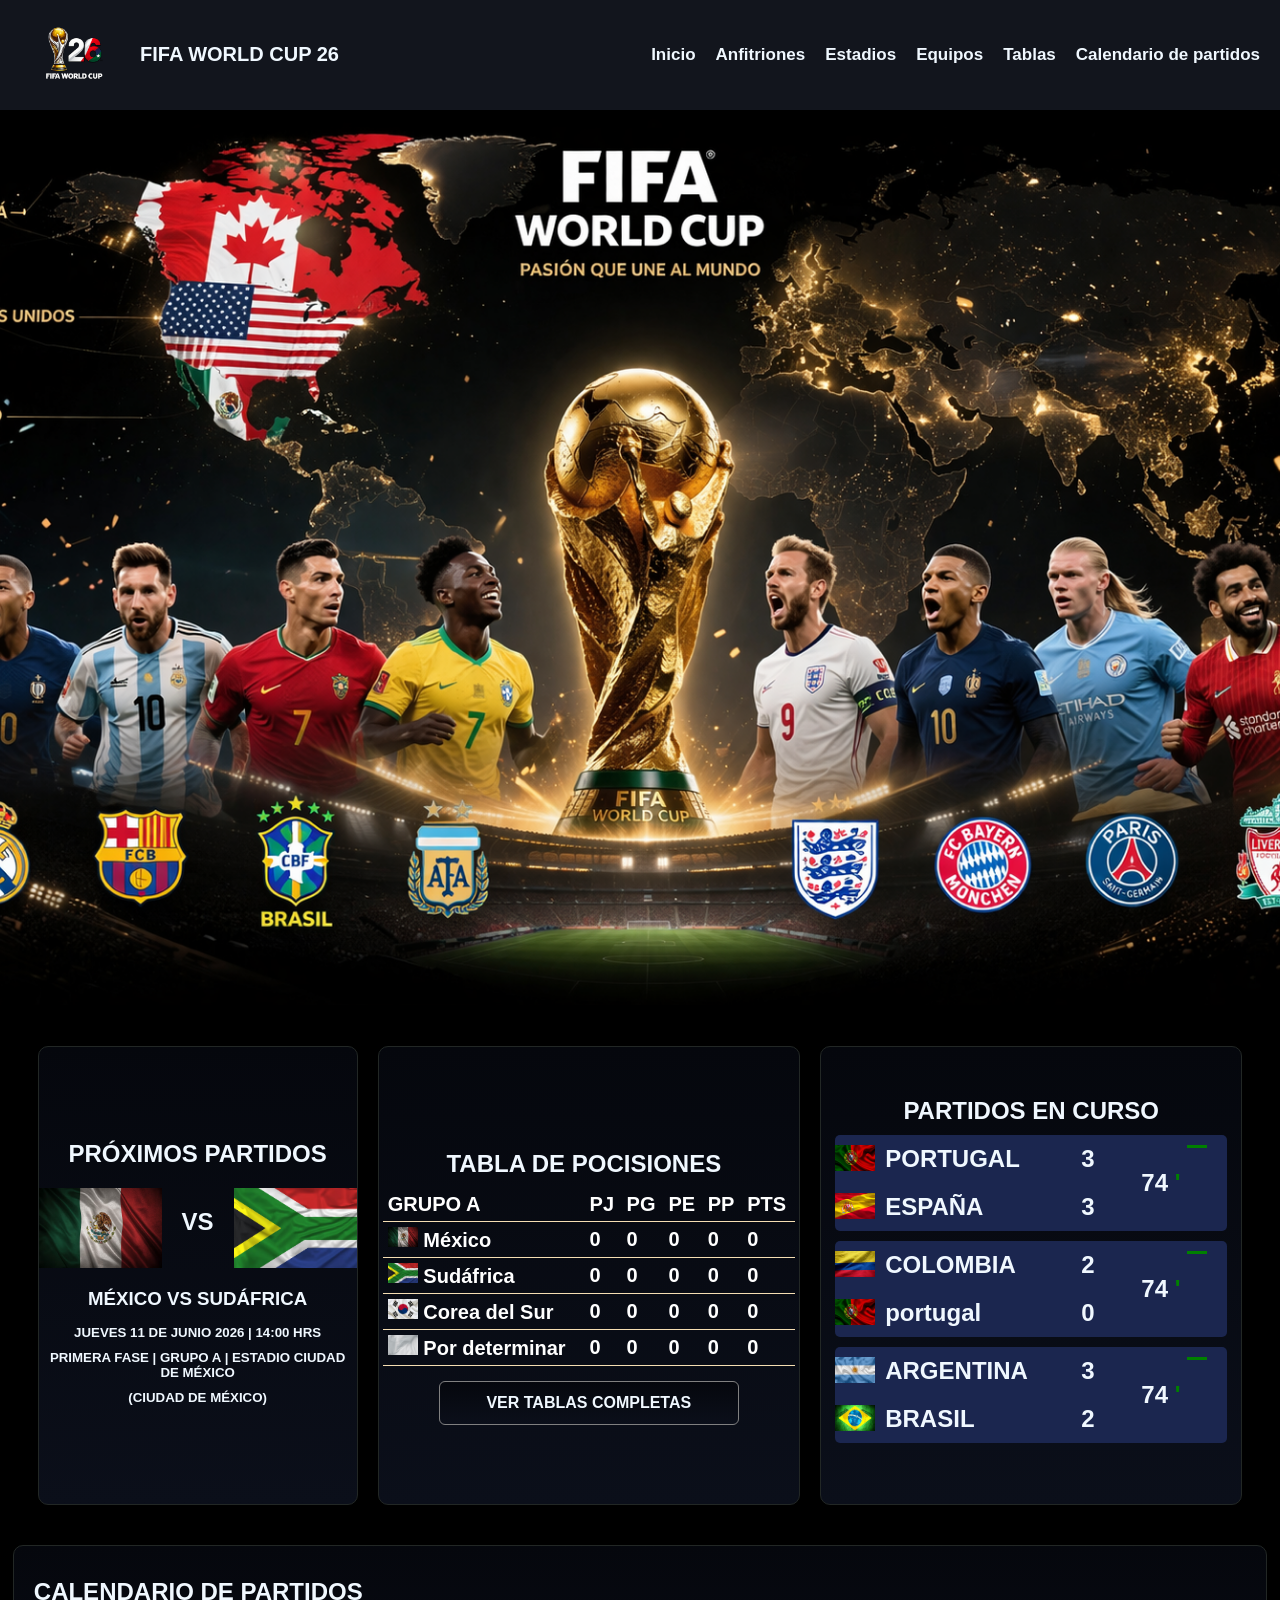
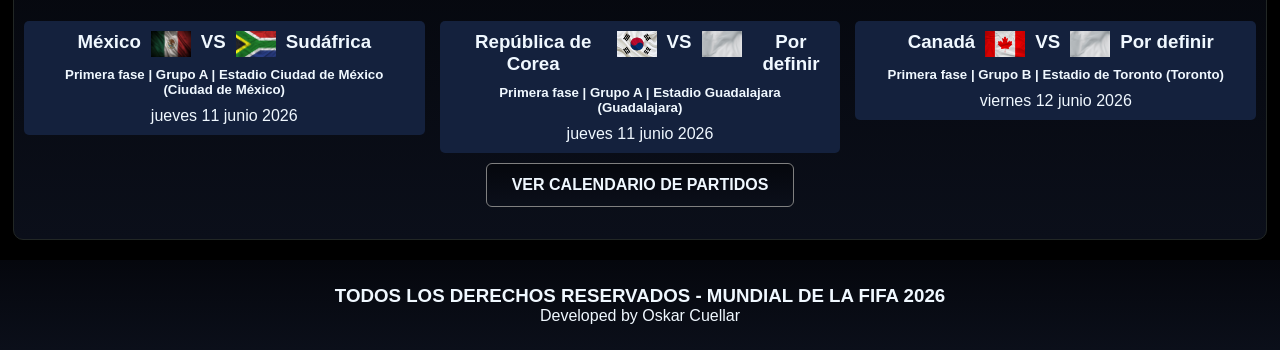
<file: index.html>
<!DOCTYPE html>
<html lang="en">

<head>
    <meta charset="UTF-8">
    <meta name="viewport" content="width=device-width, initial-scale=1.0">
    <title>Mundial</title>
    <link rel="stylesheet" href="CSS/style.css">
    <script src="JS/script.js"></script>

    <link rel="stylesheet" href="CSS/responsive.css">
    <script src="JS/nav.js" defer></script>
</head>

<body>

    <header>
        <nav class="navegador">
            <div class="infos">
                <img src="images/logo.png" alt="">
                <H2>FIFA WORLD CUP 26</H2>
            </div>
            <button class="menu-btn" type="button" aria-label="Abrir menú" aria-expanded="false" aria-controls="menu-principal">
                <span></span>
                <span></span>
                <span></span>
            </button>
            <ul class="info" id="menu-principal">
                <li><a href="index.html">Inicio</a></li>
                <li><a href="anfitriones.html">Anfitriones</a></li>
                <li><a href="estadios.html">Estadios</a></li>
                <li><a href="equipos.html">Equipos</a></li>
                <li><a href="">Tablas</a>
                    <ul class="submenu">
                        <li><a href="tablagrupos.html">Tablas de Grupos</a></li>
                        <li><a href="tablaposiciones.html">Tabla de posiciones</a></li>
                    </ul>
                </li>
                <li><a href="calenpartidos.html">Calendario de partidos</a></li>

            </ul>
        </nav>
    </header>

    <section class="Top">

    </section>

    <section class="mid">
        <div class="iz">
            <div class="contenido">
                <div class="titulo">
                    <h2>PRÓXIMOS PARTIDOS</h2>
                </div>

                <div class="enfrenta">
                    <img src="images/banderas/banderamexico.avif" alt="">
                    <h1>VS</h1>
                    <img src="images/banderas/banderasudafrica.avif" alt="">

                </div>

                <div class="botmid">
                    <h3>MÉXICO VS SUDÁFRICA</h3>
                    <H5>JUEVES 11 DE JUNIO 2026 | 14:00 HRS</H5>
                    <H5>PRIMERA FASE | GRUPO A | ESTADIO CIUDAD DE MÉXICO</H5>
                    <H5>(CIUDAD DE MÉXICO)</H5>

                </div>
            </div>

        </div>
        <div class="mi">
            <div class="contene">
                <div class="titulomi">
                    <h2>TABLA DE POCISIONES</h2>
                </div>
                <table class="Tablapos">

                    <tr>
                        <th>GRUPO A</th>
                        <th>PJ</th>
                        <th>PG</th>
                        <th>PE</th>
                        <th>PP</th>
                        <th>PTS</th>
                    </tr>
                    <tr>
                        <th class="imagen"><img src="images/banderas/banderamexico.avif" alt="">
                            México</th>
                        <th>0</th>
                        <th>0</th>
                        <th>0</th>
                        <th>0</th>
                        <th>0</th>
                    </tr>

                    <tr>
                        <th class="imagen"><img src="images/banderas/banderasudafrica.avif" alt="">
                            Sudáfrica</th>
                        <th>0</th>
                        <th>0</th>
                        <th>0</th>
                        <th>0</th>
                        <th>0</th>
                    </tr>

                    <tr>
                        <th class="imagen"><img src="images/banderas/banderakoreasur.jpg" alt="">
                            Corea del Sur</th>
                        <th>0</th>
                        <th>0</th>
                        <th>0</th>
                        <th>0</th>
                        <th>0</th>
                    </tr>

                    <tr>
                        <th class="imagen"><img src="images/banderas/banderablanca.avif" alt="">
                            Por determinar</th>
                        <th>0</th>
                        <th>0</th>
                        <th>0</th>
                        <th>0</th>
                        <th>0</th>
                    </tr>

                </table>
                <div class="boton">
                    <div class="botonmid">
                        <a href="tablaposiciones.html">
                            VER TABLAS COMPLETAS
                        </a>
                    </div>
                </div>
            </div>
        </div>
        <div class="der">
            <div class="contenedorder">
                <div class="titulode">
                    <h2>PARTIDOS EN CURSO</h2>
                </div>
                <div class="partidos">
                    <div class="partido">
                        <div class="equipos">
                            <div class="equipo">
                                <img src="images/banderas/banderaportugal.jpg" alt="">
                                <h2>PORTUGAL</h2>
                            </div>
                            <div class="equipo">
                                <img src="images/banderas/banderaespaña.avif" alt="">
                                <h2>ESPAÑA</h2>
                            </div>
                        </div>
                        <div class="marcador">
                            <div class="goles">
                                <h2>3</h2>
                            </div>
                            <div class="goles">
                                <h2>3</h2>
                            </div>
                        </div>
                        <div class="tiempo">
                            <h2>74 <span>'</span></h2>
                        </div>
                        <div class="card">
                            <div class="linea-tiempo"></div>
                        </div>
                    </div>

                    <div class="partido">
                        <div class="equipos">
                            <div class="equipo">
                                <img src="images/banderas/banderacolombia.jfif" alt="">
                                <h2>COLOMBIA</h2>
                            </div>
                            <div class="equipo">
                                <img src="images/banderas/banderaportugal.jpg" alt="">
                                <h2>portugal</h2>
                            </div>
                        </div>
                        <div class="marcador">
                            <div class="goles">
                                <h2>2</h2>
                            </div>
                            <div class="goles">
                                <h2>0</h2>
                            </div>
                        </div>
                        <div class="tiempo">
                            <h2>74 <span>'</span></h2>
                        </div>
                        <div class="card">
                            <div class="linea-tiempo"></div>
                        </div>
                    </div>

                    <div class="partido">
                        <div class="equipos">
                            <div class="equipo">
                                <img src="images/banderas/banderaargentina.jpg" alt="">
                                <h2>ARGENTINA</h2>
                            </div>
                            <div class="equipo">
                                <img src="images/banderas/banderabrasil.jpg" alt="">
                                <h2>BRASIL</h2>
                            </div>
                        </div>
                        <div class="marcador">
                            <div class="goles">
                                <h2>3</h2>
                            </div>
                            <div class="goles">
                                <h2>2</h2>
                            </div>
                        </div>
                        <div class="tiempo">
                            <h2>74 <span>'</span></h2>
                        </div>
                        <div class="card">
                            <div class="linea-tiempo"></div>
                        </div>
                    </div>
                </div>
            </div>
        </div>
    </section>

    <footer class="bot">

        <div class="gen">
            <div class="contenebot">
                <div class="titulobot">
                    <h2>CALENDARIO DE PARTIDOS</h2>
                </div>
                <div class="programacion">
                    <div class="encuentros">
                        <div class="encuentro">                            
                            <h3>México </h3>
                            <img src="images/banderas/banderamexico.avif" alt="">
                            <h3>VS</h3>
                            <img src="images/banderas/banderasudafrica.avif" alt="">
                            <h3>Sudáfrica</h3>
                        </div>

                        <div class="encuentroinfo">
                            <h5>Primera fase | Grupo A | Estadio Ciudad de México (Ciudad de México)</h5>
                        </div>

                        <div class="fecha">
                            <p>jueves 11 junio 2026

                            </p>
                        </div>

                    </div>

                    <div class="encuentros">
                        <div class="encuentro">
                            <div></div>
                            <h3>República de Corea </h3>
                            <img src="images/banderas/banderakoreasur.jpg" alt="">
                            <h3>VS</h3>
                            <img src="images/banderas/banderablanca.avif" alt="">
                            <h3>Por definir</h3>
                        </div>

                        <div class="encuentroinfo">
                            <h5>Primera fase | Grupo A | Estadio Guadalajara (Guadalajara)</h5>
                        </div>

                        <div class="fecha">
                            <p>jueves 11 junio 2026

                            </p>
                        </div>

                    </div>

                    <div class="encuentros">
                        <div class="encuentro">
                            <div></div>
                            <h3>Canadá </h3>
                            <img src="images/banderas/banderacanada.jpg" alt="">
                            <h3>VS</h3>
                            <img src="images/banderas/banderablanca.avif" alt="">
                            <h3>Por definir</h3>
                        </div>

                        <div class="encuentroinfo">
                            <h5>Primera fase | Grupo B | Estadio de Toronto (Toronto)</h5>
                        </div>

                        <div class="fecha">
                            <p>viernes 12 junio 2026

                            </p>
                        </div>

                    </div>
                </div>

                <div class="btncalen">
                    <div class="btncalendario">
                        <a href="calenpartidos.html">
                            VER CALENDARIO DE PARTIDOS
                        </a>
                    </div>
                </div>
            </div>
        </div>

    </footer>

    <footer class="foot">
        <div class="derechos">
            <h3>TODOS LOS DERECHOS RESERVADOS - MUNDIAL DE LA FIFA 2026</h3>
            <p>Developed by Oskar Cuellar</p>
        </div>
    </footer>

</body>

</html>
</file>
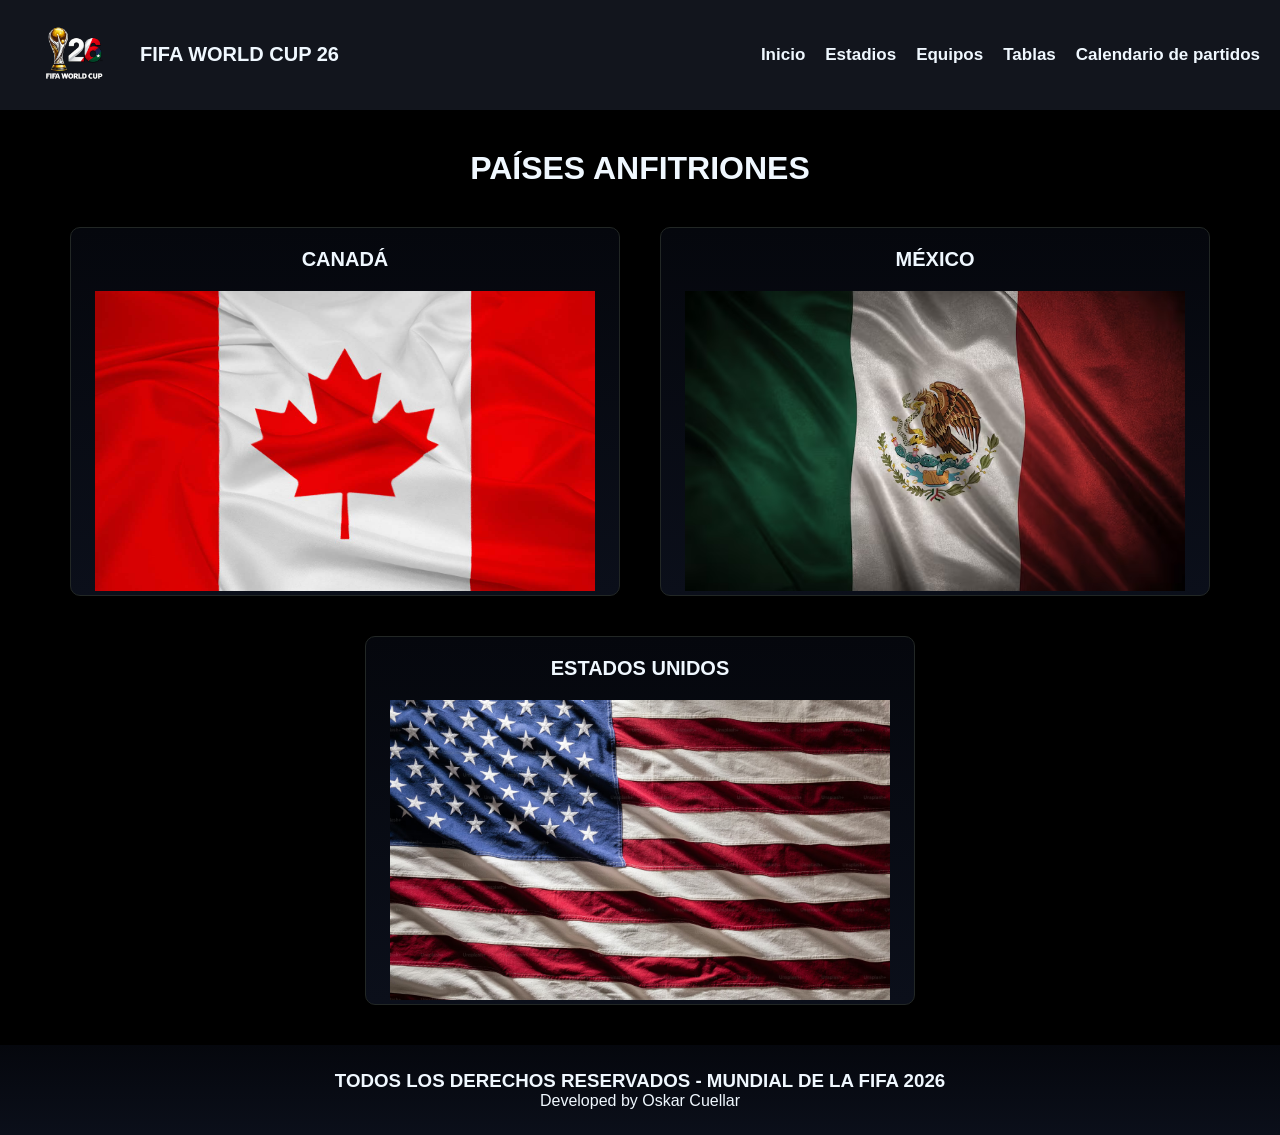
<file: anfitriones.html>
<!DOCTYPE html>
<html lang="en">

<head>
    <meta charset="UTF-8">
    <meta name="viewport" content="width=device-width, initial-scale=1.0">
    <title>Anfitriones</title>
    <link rel="stylesheet" href="CSS/styleanfitriones.css">
    <link rel="stylesheet" href="CSS/responsive.css">
    <script src="JS/nav.js" defer></script>
</head>

<body>

    <header>
        <nav class="navegador">
            <div class="infos">
                <img src="images/logo.png" alt="">
                <H2>FIFA WORLD CUP 26</H2>
            </div>
            <button class="menu-btn" type="button" aria-label="Abrir menú" aria-expanded="false" aria-controls="menu-principal">
                <span></span>
                <span></span>
                <span></span>
            </button>
            <ul class="info" id="menu-principal">
                <li><a href="index.html">Inicio</a></li>
                <li><a href="estadios.html">Estadios</a></li>
                <li><a href="equipos.html">Equipos</a></li>
                <li><a href="">Tablas</a>
                    <ul class="submenu">
                        <li><a href="tablagrupos.html">Tablas de Grupos</a></li>
                        <li><a href="tablaposiciones.html">Tabla de posiciones</a></li>
                    </ul>
                </li>
                <li><a href="calenpartidos.html">Calendario de partidos</a></li>

            </ul>
        </nav>
    </header>

    <h1>PAÍSES ANFITRIONES</h1>

    <section class="anfitrion">
        <a href="canada.html">
            <nav class="anfitriones">
                <nav class="titulo">
                    <h2>CANADÁ</h2>
                </nav>
                <nav class="imagen">
                    <img src="images/banderas/banderacanada.jpg" alt="">
                </nav>
            </nav>
        </a>
        <a href="">
            <nav class="anfitriones">
                <nav class="titulo">
                    <h2>MÉXICO</h2>
                </nav>
                <nav class="imagen">
                    <img src="images/banderas/banderamexico.avif" alt="">
                </nav>
            </nav>
        </a>
        <a href="">
            <nav class="anfitriones">
                <nav class="titulo">
                    <h2>ESTADOS UNIDOS</h2>
                </nav>
                <nav class="imagen">
                    <img src="images/banderas/banderaestadosunidos.avif" alt="">
                </nav>
            </nav>
        </a>

    </section>

    <footer class="foot">
        <div class="derechos">
            <h3>TODOS LOS DERECHOS RESERVADOS - MUNDIAL DE LA FIFA 2026</h3>
            <p>Developed by Oskar Cuellar</p>
        </div>
    </footer>


</body>

</html>
</file>
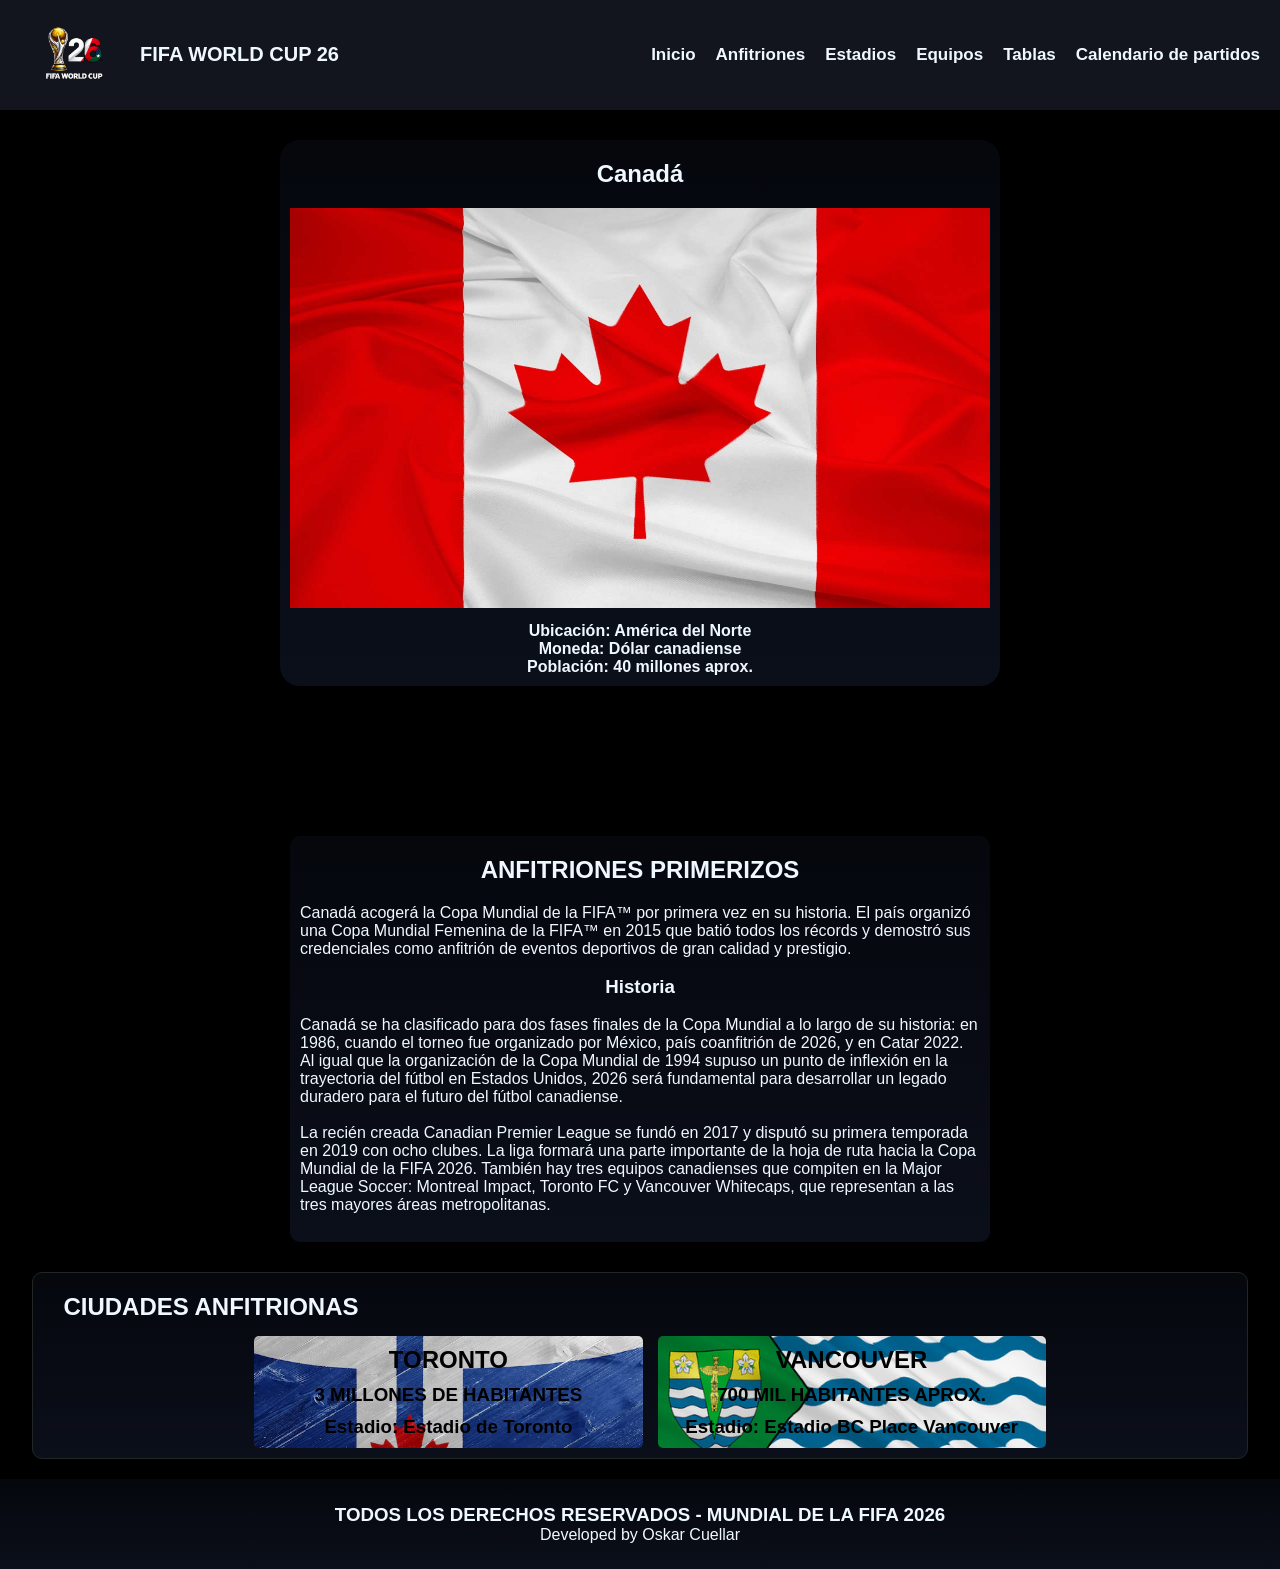
<file: canada.html>
<!DOCTYPE html>
<html lang="en">

<head>
    <meta charset="UTF-8">
    <meta name="viewport" content="width=device-width, initial-scale=1.0">
    <title>Estadio</title>
    <link rel="stylesheet" href="CSS/stylepaisafitrion.css">
    <link rel="stylesheet" href="CSS/responsive.css">
    <script src="JS/nav.js" defer></script>
</head>

<body>

    <header>
        <nav class="navegador">
            <div class="infos">
                <img src="images/logo.png" alt="">
                <H2>FIFA WORLD CUP 26</H2>
            </div>
            <button class="menu-btn" type="button" aria-label="Abrir menú" aria-expanded="false" aria-controls="menu-principal">
                <span></span>
                <span></span>
                <span></span>
            </button>
            <ul class="info" id="menu-principal">
                <li><a href="index.html">Inicio</a></li>
                <li><a href="anfitriones.html">Anfitriones</a></li>
                <li><a href="estadios.html">Estadios</a></li>
                <li><a href="equipos.html">Equipos</a></li>
                <li><a href="">Tablas</a>
                    <ul class="submenu">
                        <li><a href="tablagrupos.html">Tablas de Grupos</a></li>
                        <li><a href="tablaposiciones.html">Tabla de posiciones</a></li>
                    </ul>
                </li>
                <li><a href="calenpartidos.html">Calendario de partidos</a></li>

            </ul>
        </nav>
    </header>

    <section class="mid">

        <div class="titulo">
            <div class="estadios">
                <div class="estadio">
                    <h1>Canadá</h1>
                    <img src="images/banderas/banderacanada.jpg" alt="">
                    <div class="informacion">
                        <h4>Ubicación: América del Norte</h4>
                        <h4>Moneda: Dólar canadiense</h4>
                        <h4>Población: 40 millones aprox.</h4>
                    </div>
                </div>

            </div>
        </div>

        <div class="titulo">
            <div class="estadios">
                <div class="estadio2">
                    <h2>ANFITRIONES PRIMERIZOS</h2>
                    <div class="informacions">
                        <p>Canadá acogerá la Copa Mundial de la FIFA™ por primera vez en su historia. El país organizó
                            una Copa Mundial Femenina de la FIFA™ en 2015 que batió todos los récords y demostró sus
                            credenciales como anfitrión de eventos deportivos de gran calidad y prestigio.</p>
                        <br>
                        <h3>Historia</h3>
                        <br>
                        <p>Canadá se ha clasificado para dos fases finales de la Copa Mundial a lo largo de su historia:
                            en 1986, cuando el torneo fue organizado por México, país coanfitrión de 2026, y en Catar
                            2022. Al igual que la organización de la Copa Mundial de 1994 supuso un punto de inflexión
                            en la trayectoria del fútbol en Estados Unidos, 2026 será fundamental para desarrollar un
                            legado duradero para el futuro del fútbol canadiense.</p>
                        <br>
                        <p>La recién creada Canadian Premier League se fundó en 2017 y disputó su primera temporada en
                            2019 con ocho clubes. La liga formará una parte importante de la hoja de ruta hacia la Copa
                            Mundial de la FIFA 2026. También hay tres equipos canadienses que compiten en la Major
                            League Soccer: Montreal Impact, Toronto FC y Vancouver Whitecaps, que representan a las tres
                            mayores áreas metropolitanas.</p>
                        <br>
                    </div>
                </div>
            </div>
        </div>
    </section>

    <footer class="bot">
        <div class="gen">
            <div class="titulobot">
                <h2>CIUDADES ANFITRIONAS</h2>
            </div>
            <div class="programacion">
                <div class="encuentros">
                    <div class="encuentro">
                        <h2>TORONTO </h2>

                    </div>

                    <div class="encuentroinfo">
                        <h3>3 MILLONES DE HABITANTES</h3>
                    </div>

                    <div class="fecha">
                        <h3>Estadio: Estadio de Toronto</h3>
                    </div>
                </div>

                <div class="encuentros2">
                    <div class="encuentro">
                        <h2>VANCOUVER </h2>

                    </div>

                    <div class="encuentroinfo">
                        <h3>700 MIL HABITANTES APROX.</h3>
                    </div>

                    <div class="fecha">
                        <h3>Estadio: Estadio BC Place Vancouver</h3>
                    </div>
                </div>
                
            </div>
        </div>
    </footer>

    <footer class="foot">
        <div class="derechos">
            <h3>TODOS LOS DERECHOS RESERVADOS - MUNDIAL DE LA FIFA 2026</h3>
            <p>Developed by Oskar Cuellar</p>
        </div>
    </footer>

</body>

</html>
</file>
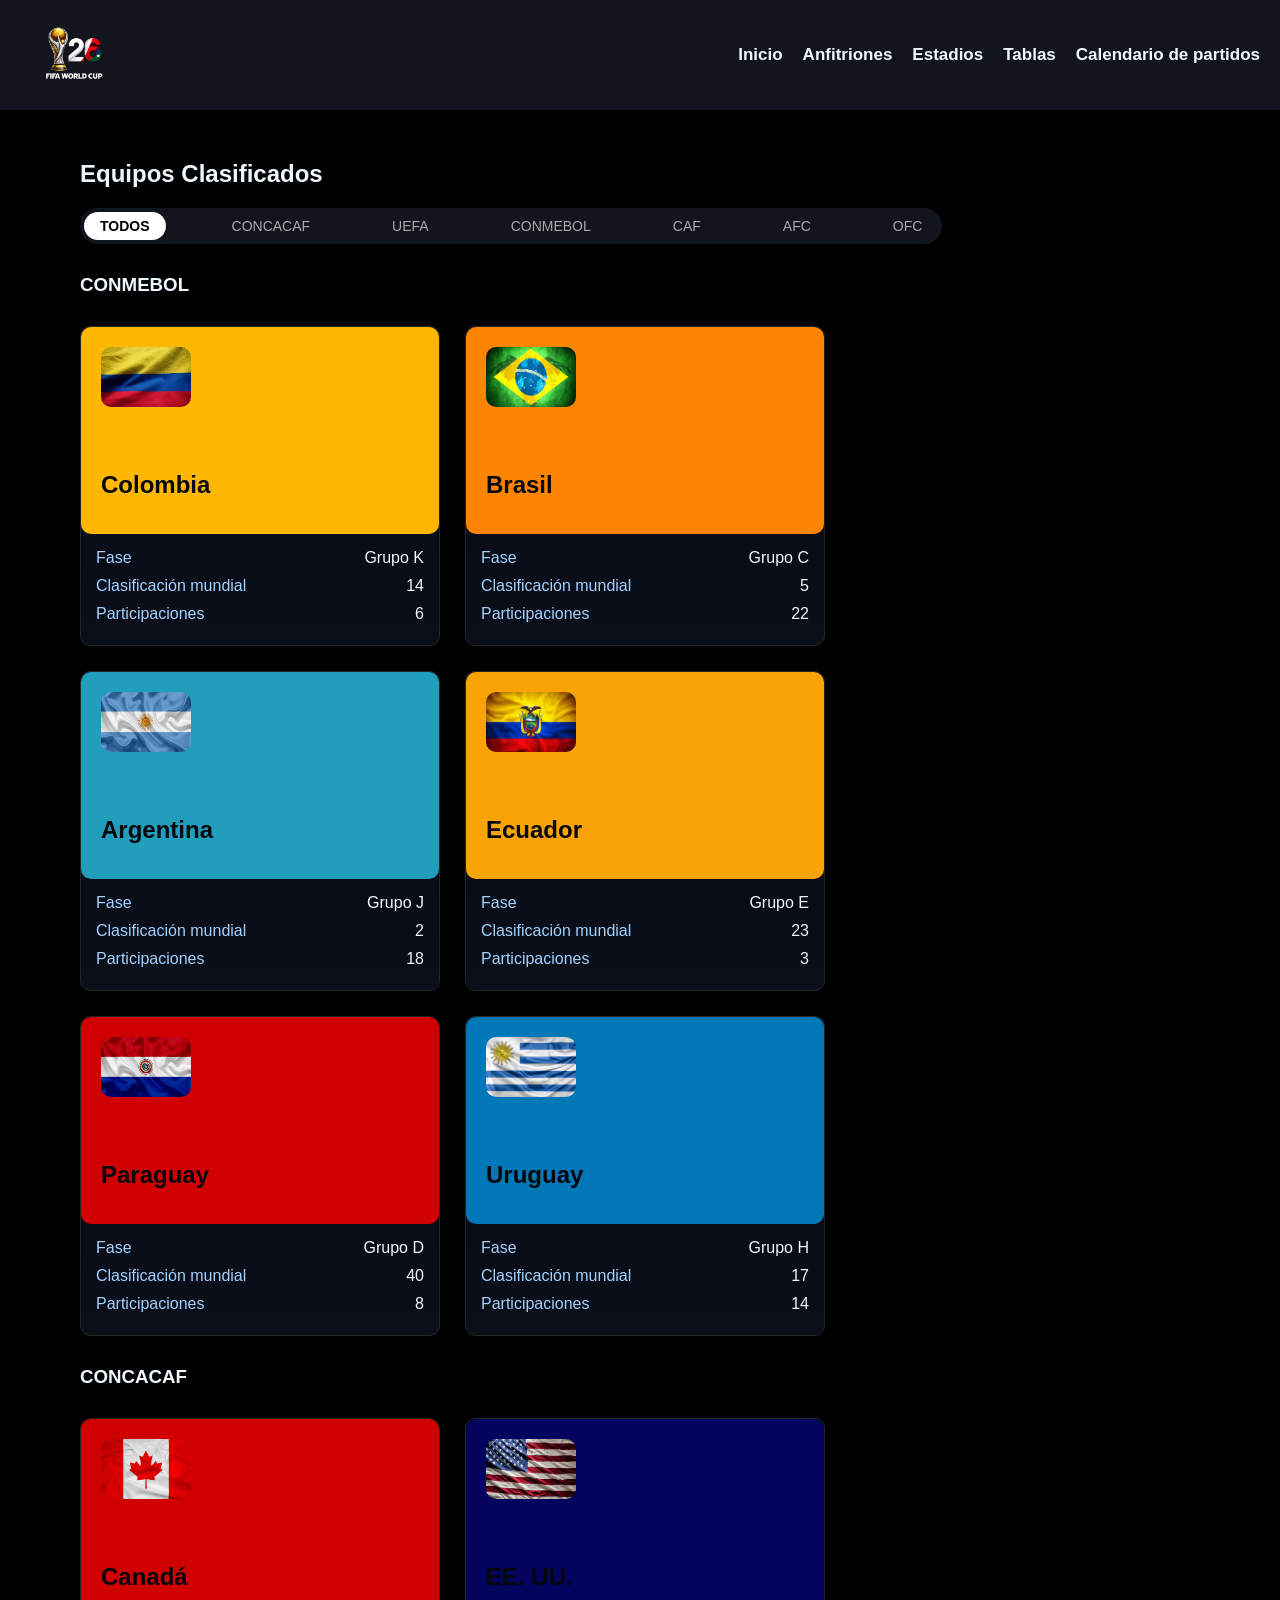
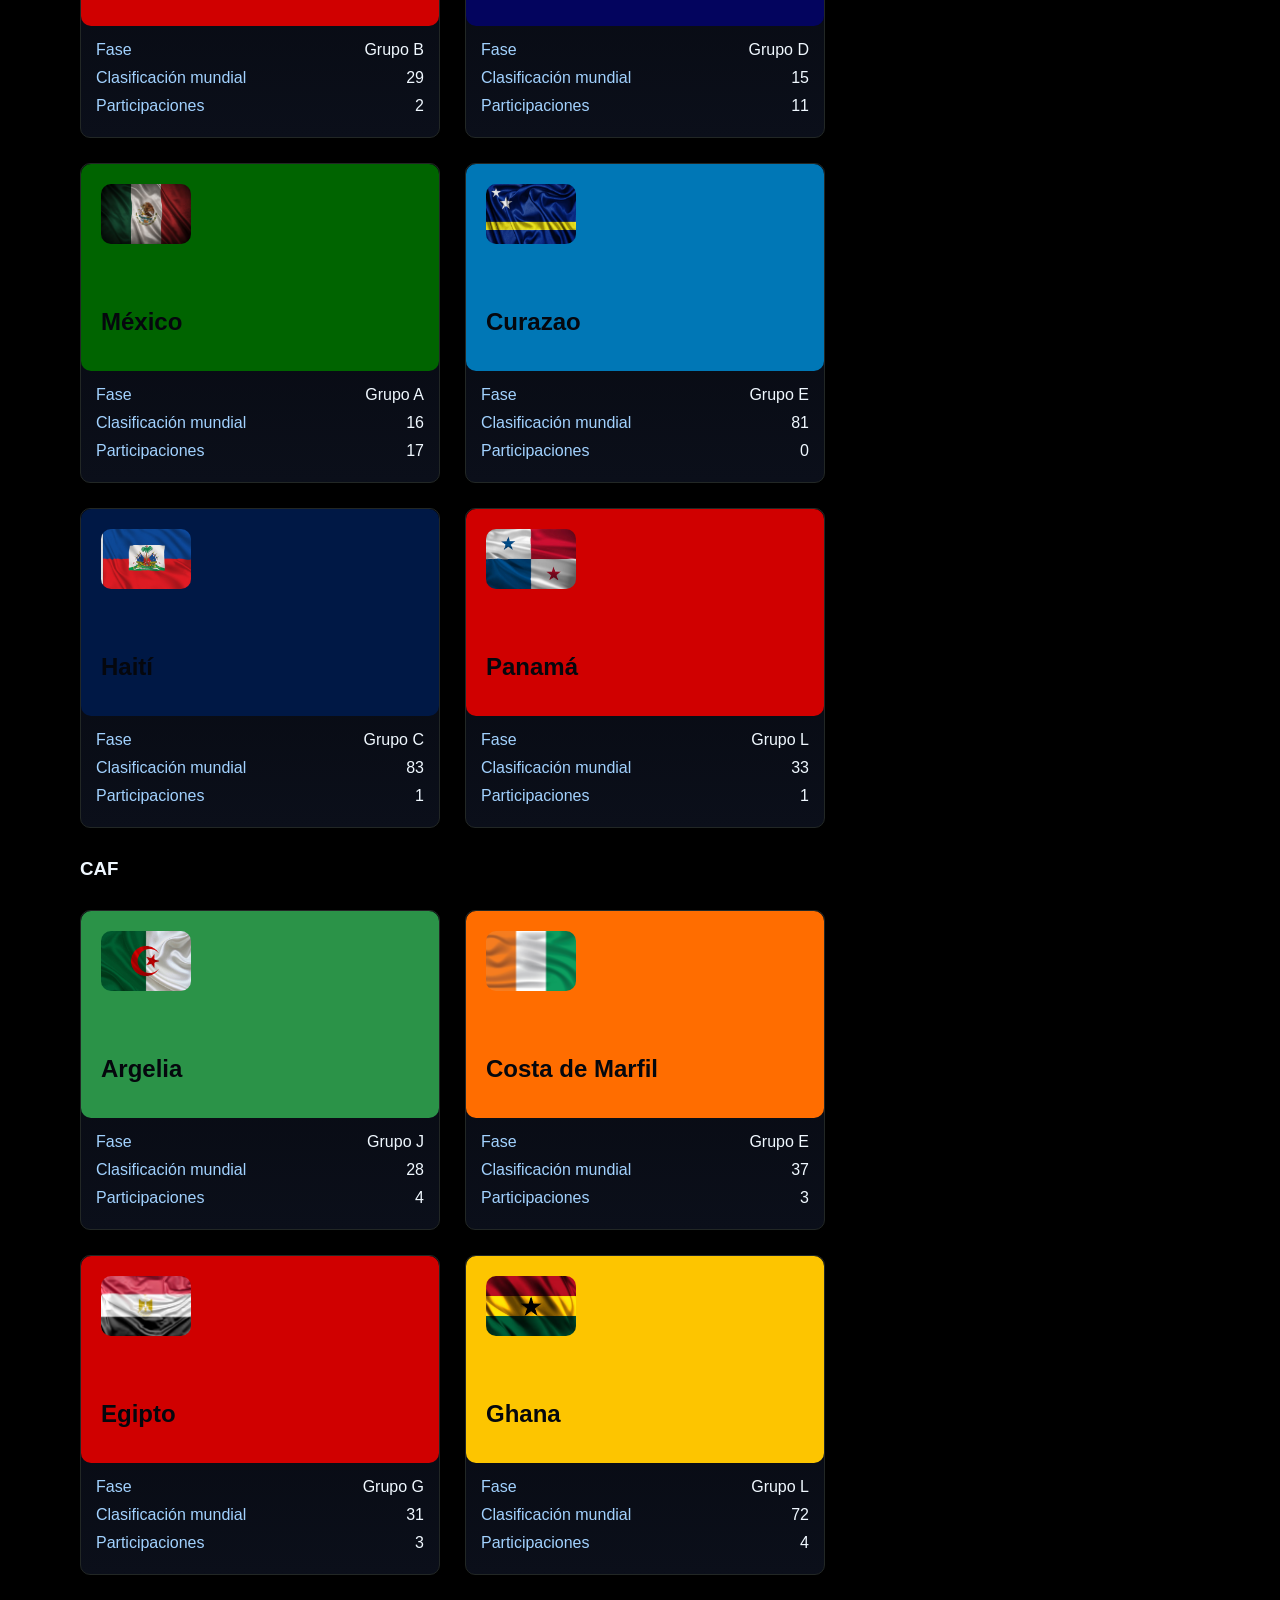
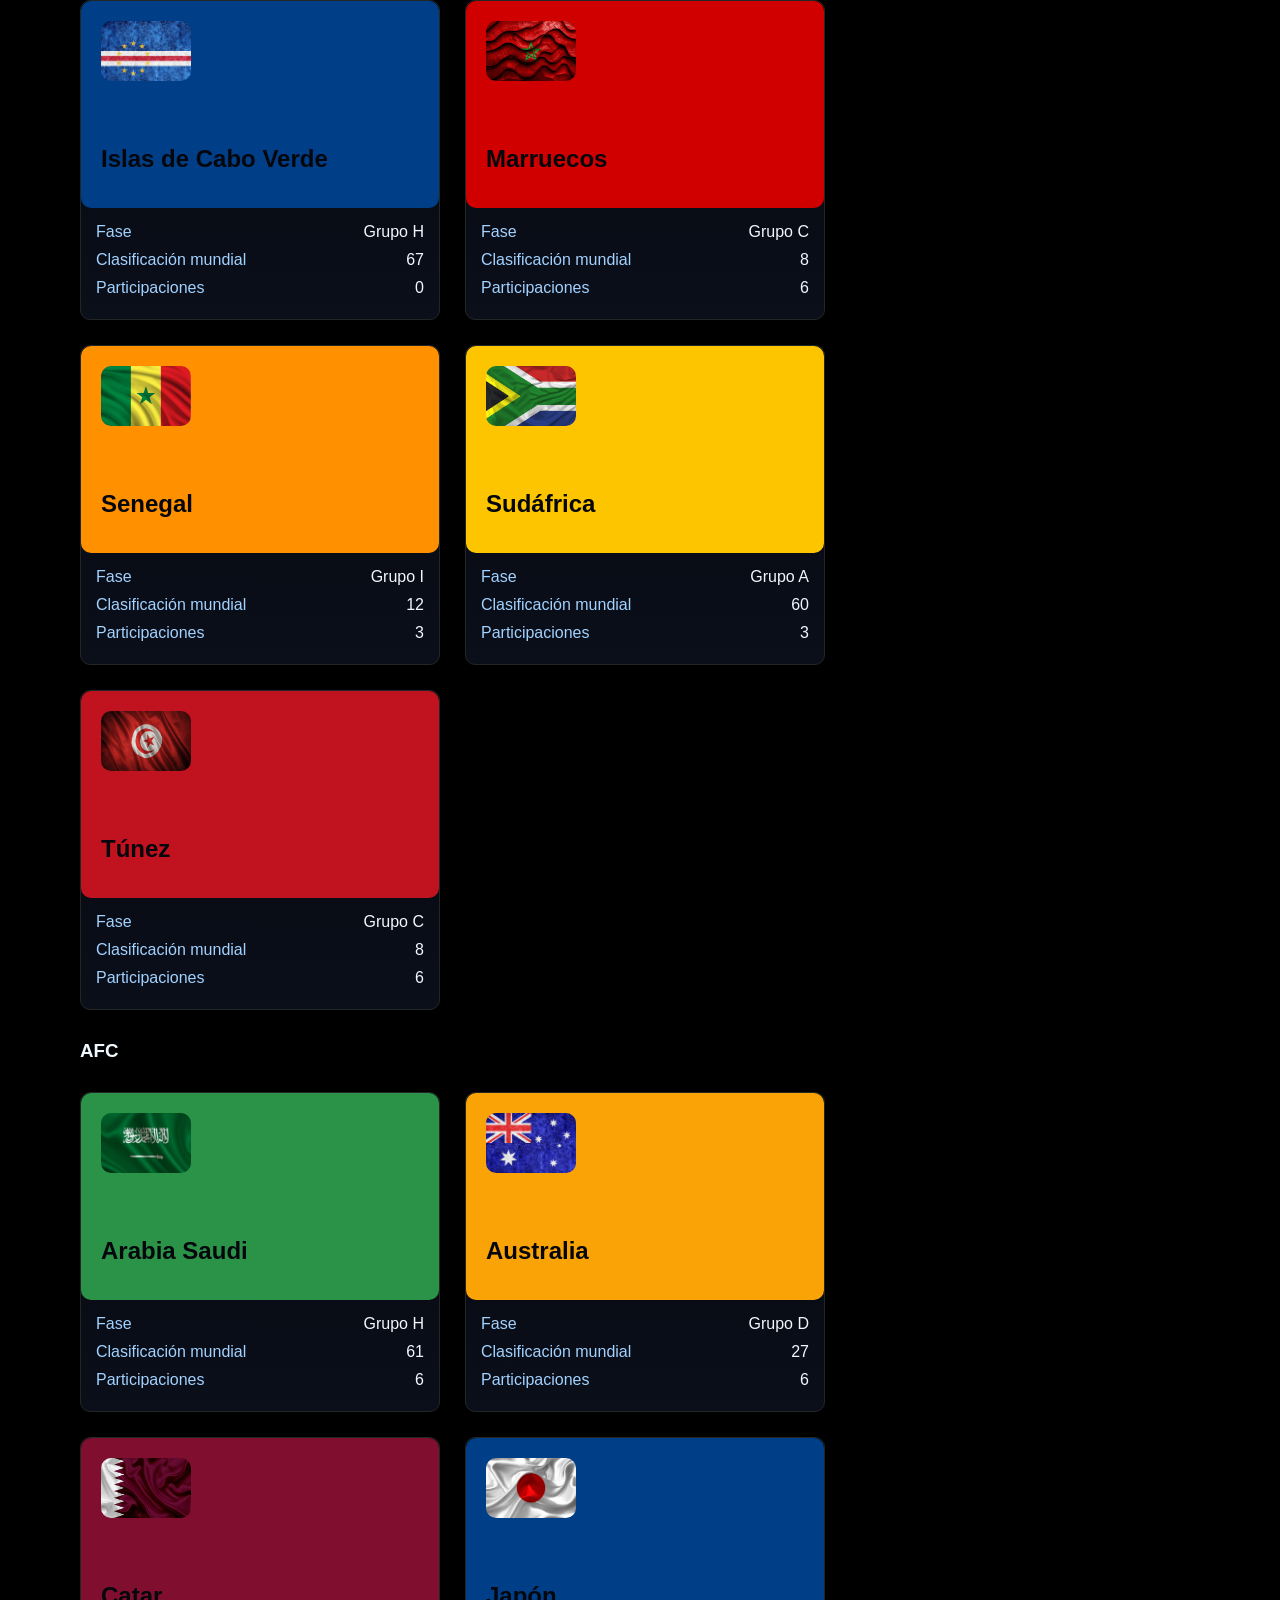
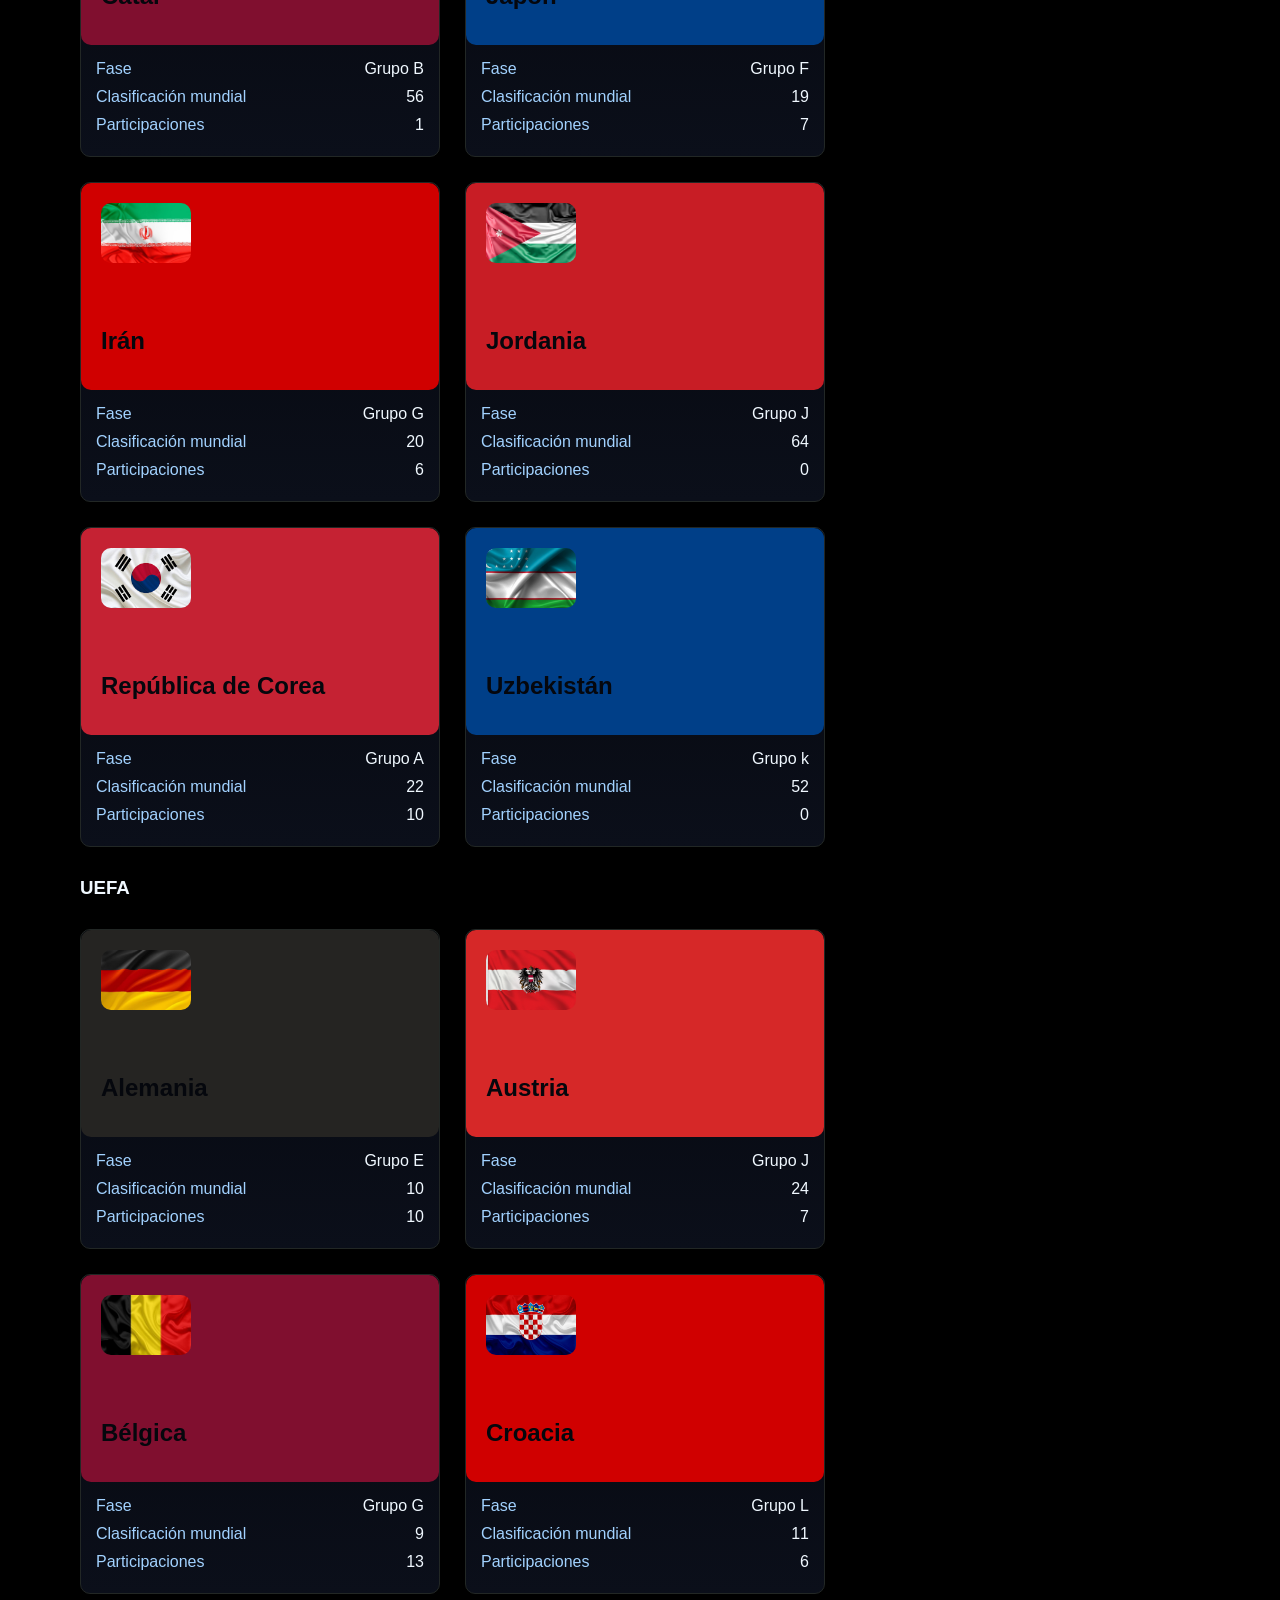
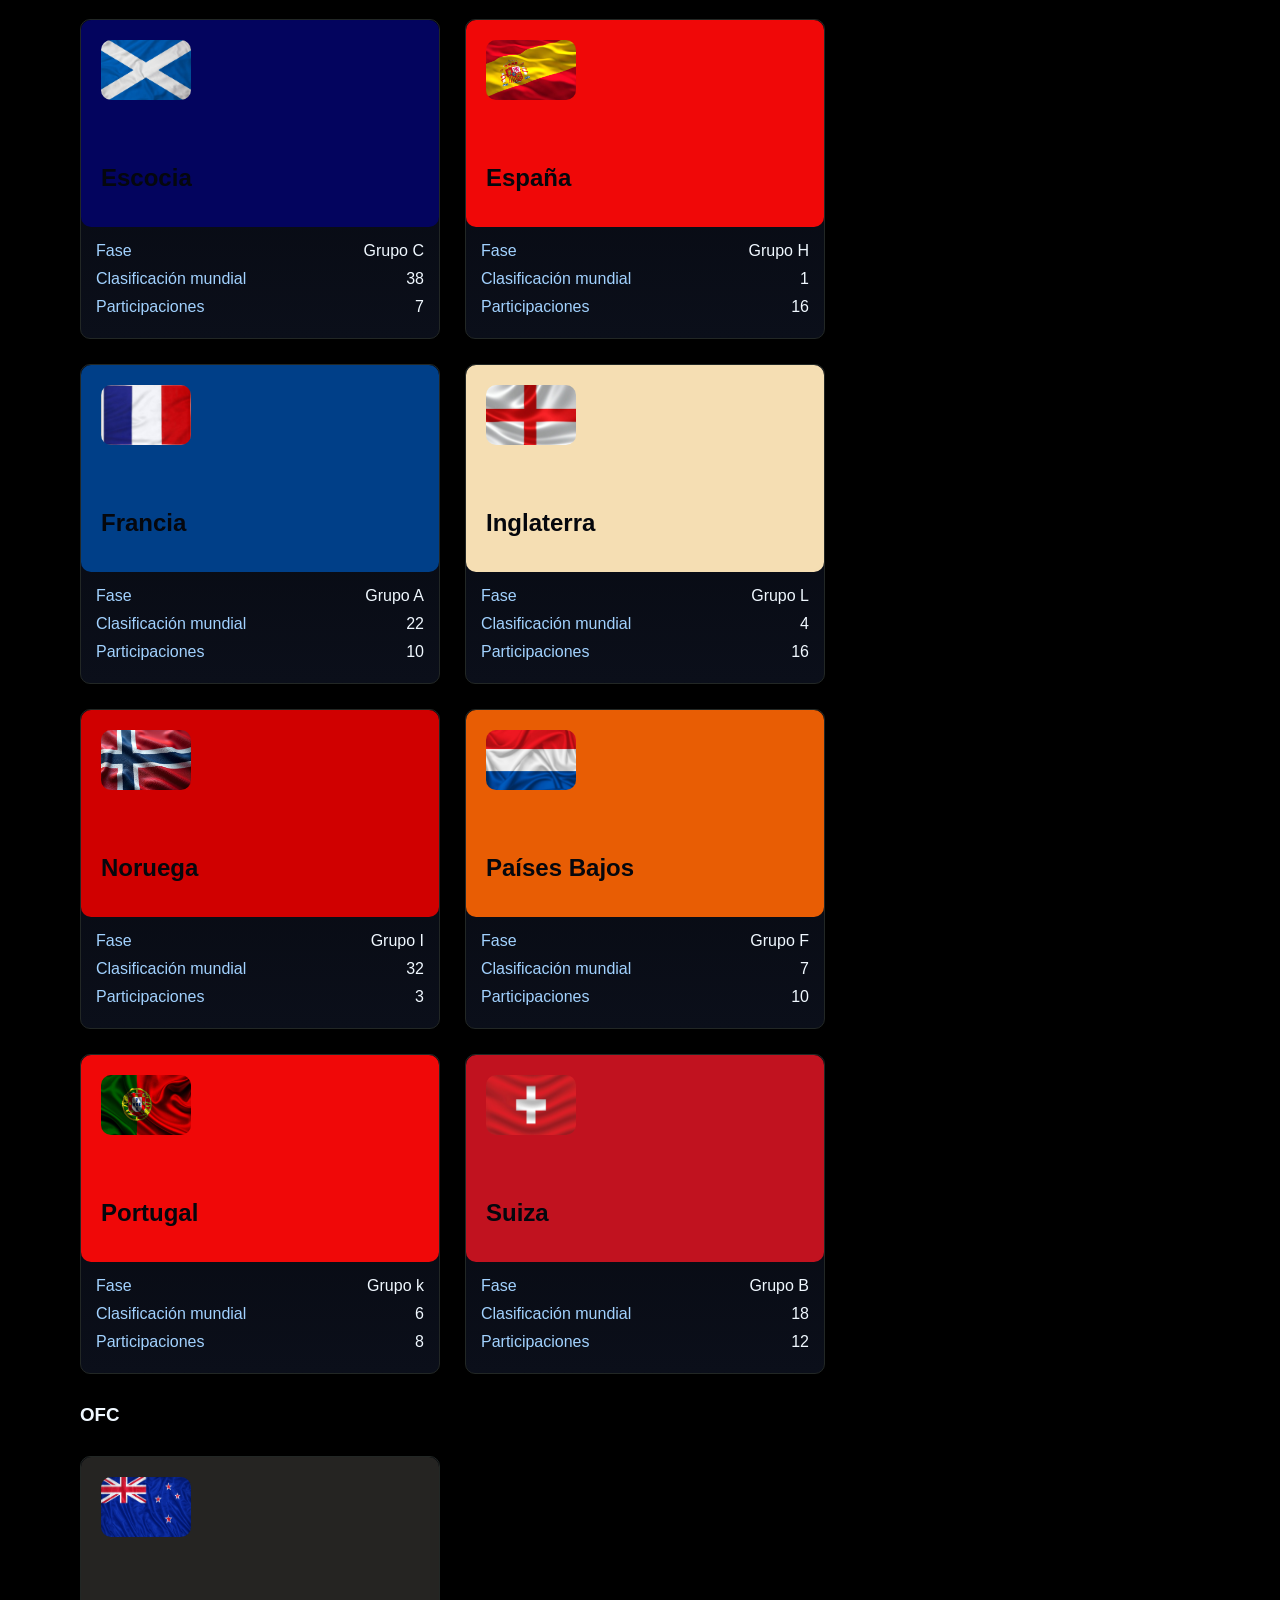
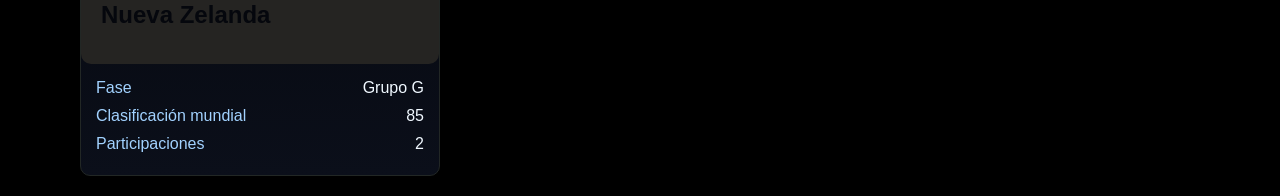
<file: equipos.html>
<!DOCTYPE html>
<html lang="en">

<head>
    <meta charset="UTF-8">
    <meta name="viewport" content="width=device-width, initial-scale=1.0">
    <title>Equipos</title>
    <link rel="stylesheet" href="CSS/styleequipo.css">
    <script src="JS/script.js"></script>
    <link rel="stylesheet" href="CSS/responsive.css">
    <script src="JS/nav.js" defer></script>
</head>

<body>
    <header>
        <nav class="navegador">
            <div class="infos">
                <img src="images/logo.png" alt="">
            </div>
            <button class="menu-btn" type="button" aria-label="Abrir menú" aria-expanded="false" aria-controls="menu-principal">
                <span></span>
                <span></span>
                <span></span>
            </button>
            <ul class="info" id="menu-principal">
                <li><a href="index.html">Inicio</a></li>
                <li><a href="anfitriones.html">Anfitriones</a></li>
                <li><a href="estadios.html">Estadios</a></li>
                <li><a href="">Tablas</a>
                    <ul class="submenu">
                        <li><a href="tablagrupos.html">Tablas de Grupos</a></li>
                        <li><a href="tablaposiciones.html">Tabla de posiciones</a></li>
                    </ul>
                </li>
                <li><a href="calenpartidos.html">Calendario de partidos</a></li>

            </ul>
        </nav>
    </header>

    <section class="mid">
        <div class="contenedorgen">

            <div class="selector">
                <h2>Equipos Clasificados</h2>
                <ul class="tipos">
                    <li><button class="btn active" onclick="mostrarTodos(this)">TODOS</button></li>
                    <li><button class="btn" onclick="filtrarGrupo('B', this)">CONCACAF</button></li>
                    <li><button class="btn" onclick="filtrarGrupo('C', this)">UEFA</button></li>
                    <li><button class="btn" onclick="filtrarGrupo('A', this)">CONMEBOL</button></li>
                    <li><button class="btn" onclick="filtrarGrupo('D',this)">CAF</button></li>
                    <li><button class="btn" onclick="filtrarGrupo('E',this)">AFC</button></li>
                    <li><button class="btn" onclick="filtrarGrupo('F',this)">OFC</button></li>
                </ul>

            </div>

            <div class="conmebol" data-grupo="A">
                <div class="contenedor">
                    <div class="titulocla">

                        <div class="maqueta ">
                            <h3 id="CONMEBOL">CONMEBOL</h3>

                        </div>
                    </div>
                    <div class="equipos">
                        <div class="equipo">
                            <div class="img">
                                <img src="images/banderas/banderacolombia.jfif" alt="">
                                <div class="pais">
                                    <h1>Colombia</h1>
                                </div>
                            </div>
                            <div class="conteneinfo">
                                <div class="informa">
                                    <div class="infor">Fase</div>
                                    <div class="infor">Clasificación mundial</div>
                                    <div class="infor">Participaciones</div>
                                </div>
                                <div class="informa2">
                                    <div class="infor2">Grupo K</div>
                                    <div class="infor2">14</div>
                                    <div class="infor2">6</div>
                                </div>

                            </div>
                        </div>
                        <div class="equipo">
                            <div class="img2">
                                <img src="images/banderas/banderabrasil.jpg" alt="">
                                <div class="pais">
                                    <h1>Brasil</h1>
                                </div>
                            </div>
                            <div class="conteneinfo">
                                <div class="informa">
                                    <div class="infor">Fase</div>
                                    <div class="infor">Clasificación mundial</div>
                                    <div class="infor">Participaciones</div>
                                </div>
                                <div class="informa2">
                                    <div class="infor2">Grupo C</div>
                                    <div class="infor2">5</div>
                                    <div class="infor2">22</div>
                                </div>

                            </div>

                        </div>
                        <div class="equipo">
                            <div class="img3">
                                <img src="images/banderas/banderaargentina.jpg" alt="">
                                <div class="pais">
                                    <h1>Argentina</h1>
                                </div>
                            </div>
                            <div class="conteneinfo">
                                <div class="informa">
                                    <div class="infor">Fase</div>
                                    <div class="infor">Clasificación mundial</div>
                                    <div class="infor">Participaciones</div>
                                </div>
                                <div class="informa2">
                                    <div class="infor2">Grupo J</div>
                                    <div class="infor2">2</div>
                                    <div class="infor2">18</div>
                                </div>

                            </div>

                        </div>
                        <div class="equipo">

                            <div class="img4">
                                <img src="images/banderas/banderaecuador.jpg" alt="">
                                <div class="pais">
                                    <h1>Ecuador</h1>
                                </div>
                            </div>
                            <div class="conteneinfo">
                                <div class="informa">
                                    <div class="infor">Fase</div>
                                    <div class="infor">Clasificación mundial</div>
                                    <div class="infor">Participaciones</div>
                                </div>
                                <div class="informa2">
                                    <div class="infor2">Grupo E</div>
                                    <div class="infor2">23</div>
                                    <div class="infor2">3</div>
                                </div>

                            </div>

                        </div>
                        <div class="equipo">

                            <div class="img5">
                                <img src="images/banderas/banderaparaguay.jpg" alt="">
                                <div class="pais">
                                    <h1>Paraguay</h1>
                                </div>
                            </div>
                            <div class="conteneinfo">
                                <div class="informa">
                                    <div class="infor">Fase</div>
                                    <div class="infor">Clasificación mundial</div>
                                    <div class="infor">Participaciones</div>
                                </div>
                                <div class="informa2">
                                    <div class="infor2">Grupo D</div>
                                    <div class="infor2">40</div>
                                    <div class="infor2">8</div>
                                </div>

                            </div>

                        </div>
                        <div class="equipo">

                            <div class="img6">
                                <img src="images/banderas/banderauru.avif" alt="">
                                <div class="pais">
                                    <h1>Uruguay</h1>
                                </div>
                            </div>
                            <div class="conteneinfo">
                                <div class="informa">
                                    <div class="infor">Fase</div>
                                    <div class="infor">Clasificación mundial</div>
                                    <div class="infor">Participaciones</div>
                                </div>
                                <div class="informa2">
                                    <div class="infor2">Grupo H</div>
                                    <div class="infor2">17</div>
                                    <div class="infor2">14</div>
                                </div>

                            </div>

                        </div>
                    </div>
                </div>
            </div>

            <div class="conmebol" data-grupo="B">
                <div class="contenedor">
                    <div class="titulocla">

                        <div class="maqueta ">
                            <h3 id="CONMEBOL">CONCACAF</h3>
                        </div>
                    </div>
                    <div class="equipos">
                        <div class="equipo">
                            <div class="img7">
                                <img src="images/banderas/banderacanada.jpg" alt="">
                                <div class="pais">
                                    <h1>Canadá</h1>
                                </div>
                            </div>
                            <div class="conteneinfo">
                                <div class="informa">
                                    <div class="infor">Fase</div>
                                    <div class="infor">Clasificación mundial</div>
                                    <div class="infor">Participaciones</div>
                                </div>
                                <div class="informa2">
                                    <div class="infor2">Grupo B</div>
                                    <div class="infor2">29</div>
                                    <div class="infor2">2</div>
                                </div>

                            </div>
                        </div>
                        <div class="equipo">
                            <div class="img8">
                                <img src="images/banderas/banderaestadosunidos.avif" alt="">
                                <div class="pais">
                                    <h1>EE. UU.</h1>
                                </div>
                            </div>
                            <div class="conteneinfo">
                                <div class="informa">
                                    <div class="infor">Fase</div>
                                    <div class="infor">Clasificación mundial</div>
                                    <div class="infor">Participaciones</div>
                                </div>
                                <div class="informa2">
                                    <div class="infor2">Grupo D</div>
                                    <div class="infor2">15</div>
                                    <div class="infor2">11</div>
                                </div>

                            </div>

                        </div>
                        <div class="equipo">
                            <div class="img9">
                                <img src="images/banderas/banderamexico.avif" alt="">
                                <div class="pais">
                                    <h1>México</h1>
                                </div>
                            </div>
                            <div class="conteneinfo">
                                <div class="informa">
                                    <div class="infor">Fase</div>
                                    <div class="infor">Clasificación mundial</div>
                                    <div class="infor">Participaciones</div>
                                </div>
                                <div class="informa2">
                                    <div class="infor2">Grupo A</div>
                                    <div class="infor2">16</div>
                                    <div class="infor2">17</div>
                                </div>

                            </div>

                        </div>
                        <div class="equipo">

                            <div class="img10">
                                <img src="images/banderas/banderacurazao.jpg" alt="">
                                <div class="pais">
                                    <h1>Curazao</h1>
                                </div>
                            </div>
                            <div class="conteneinfo">
                                <div class="informa">
                                    <div class="infor">Fase</div>
                                    <div class="infor">Clasificación mundial</div>
                                    <div class="infor">Participaciones</div>
                                </div>
                                <div class="informa2">
                                    <div class="infor2">Grupo E</div>
                                    <div class="infor2">81</div>
                                    <div class="infor2">0</div>
                                </div>

                            </div>

                        </div>
                        <div class="equipo">

                            <div class="img11">
                                <img src="images/banderas/banderahaiti.jpg" alt="">
                                <div class="pais">
                                    <h1>Haití</h1>
                                </div>
                            </div>
                            <div class="conteneinfo">
                                <div class="informa">
                                    <div class="infor">Fase</div>
                                    <div class="infor">Clasificación mundial</div>
                                    <div class="infor">Participaciones</div>
                                </div>
                                <div class="informa2">
                                    <div class="infor2">Grupo C</div>
                                    <div class="infor2">83</div>
                                    <div class="infor2">1</div>
                                </div>

                            </div>

                        </div>
                        <div class="equipo">

                            <div class="img12">
                                <img src="images/banderas/banderapanama.jpg" alt="">
                                <div class="pais">
                                    <h1>Panamá</h1>
                                </div>
                            </div>
                            <div class="conteneinfo">
                                <div class="informa">
                                    <div class="infor">Fase</div>
                                    <div class="infor">Clasificación mundial</div>
                                    <div class="infor">Participaciones</div>
                                </div>
                                <div class="informa2">
                                    <div class="infor2">Grupo L</div>
                                    <div class="infor2">33</div>
                                    <div class="infor2">1</div>
                                </div>

                            </div>

                        </div>
                    </div>
                </div>
            </div>

            <div class="conmebol" data-grupo="D">
                <div class="contenedor">
                    <div class="titulocla">
                        <div class="maqueta ">
                            <h3>CAF</h3>
                        </div>
                    </div>
                    <div class="equipos">
                        <div class="equipo">
                            <div class="img13">
                                <img src="images/banderas/banderaargelia.jpg" alt="">
                                <div class="pais">
                                    <h1>Argelia</h1>
                                </div>
                            </div>
                            <div class="conteneinfo">
                                <div class="informa">
                                    <div class="infor">Fase</div>
                                    <div class="infor">Clasificación mundial</div>
                                    <div class="infor">Participaciones</div>
                                </div>
                                <div class="informa2">
                                    <div class="infor2">Grupo J</div>
                                    <div class="infor2">28</div>
                                    <div class="infor2">4</div>
                                </div>

                            </div>
                        </div>
                        <div class="equipo">
                            <div class="img14">
                                <img src="images/banderas/banderacostademarfil.jpg" alt="">
                                <div class="pais">
                                    <h1>Costa de Marfil</h1>
                                </div>
                            </div>
                            <div class="conteneinfo">
                                <div class="informa">
                                    <div class="infor">Fase</div>
                                    <div class="infor">Clasificación mundial</div>
                                    <div class="infor">Participaciones</div>
                                </div>
                                <div class="informa2">
                                    <div class="infor2">Grupo E</div>
                                    <div class="infor2">37</div>
                                    <div class="infor2">3</div>
                                </div>

                            </div>

                        </div>
                        <div class="equipo">
                            <div class="img15">
                                <img src="images/banderas/banderaegipto.avif" alt="">
                                <div class="pais">
                                    <h1>Egipto</h1>
                                </div>
                            </div>
                            <div class="conteneinfo">
                                <div class="informa">
                                    <div class="infor">Fase</div>
                                    <div class="infor">Clasificación mundial</div>
                                    <div class="infor">Participaciones</div>
                                </div>
                                <div class="informa2">
                                    <div class="infor2">Grupo G</div>
                                    <div class="infor2">31</div>
                                    <div class="infor2">3</div>
                                </div>

                            </div>

                        </div>
                        <div class="equipo">

                            <div class="img16">
                                <img src="images/banderas/banderaghana.avif" alt="">
                                <div class="pais">
                                    <h1>Ghana</h1>
                                </div>
                            </div>
                            <div class="conteneinfo">
                                <div class="informa">
                                    <div class="infor">Fase</div>
                                    <div class="infor">Clasificación mundial</div>
                                    <div class="infor">Participaciones</div>
                                </div>
                                <div class="informa2">
                                    <div class="infor2">Grupo L</div>
                                    <div class="infor2">72</div>
                                    <div class="infor2">4</div>
                                </div>

                            </div>

                        </div>
                        <div class="equipo">

                            <div class="img17">
                                <img src="images/banderas/banderaisladecaboverde.avif" alt="">
                                <div class="pais">
                                    <h1>Islas de Cabo Verde</h1>
                                </div>
                            </div>
                            <div class="conteneinfo">
                                <div class="informa">
                                    <div class="infor">Fase</div>
                                    <div class="infor">Clasificación mundial</div>
                                    <div class="infor">Participaciones</div>
                                </div>
                                <div class="informa2">
                                    <div class="infor2">Grupo H</div>
                                    <div class="infor2">67</div>
                                    <div class="infor2">0</div>
                                </div>

                            </div>

                        </div>
                        <div class="equipo">

                            <div class="img12">
                                <img src="images/banderas/banderamarruecos.jpg" alt="">
                                <div class="pais">
                                    <h1>Marruecos</h1>
                                </div>
                            </div>
                            <div class="conteneinfo">
                                <div class="informa">
                                    <div class="infor">Fase</div>
                                    <div class="infor">Clasificación mundial</div>
                                    <div class="infor">Participaciones</div>
                                </div>
                                <div class="informa2">
                                    <div class="infor2">Grupo C</div>
                                    <div class="infor2">8</div>
                                    <div class="infor2">6</div>
                                </div>

                            </div>

                        </div>

                        <div class="equipo">

                            <div class="img18">
                                <img src="images/banderas/banderasenegal.jpg" alt="">
                                <div class="pais">
                                    <h1>Senegal</h1>
                                </div>
                            </div>
                            <div class="conteneinfo">
                                <div class="informa">
                                    <div class="infor">Fase</div>
                                    <div class="infor">Clasificación mundial</div>
                                    <div class="infor">Participaciones</div>
                                </div>
                                <div class="informa2">
                                    <div class="infor2">Grupo I</div>
                                    <div class="infor2">12</div>
                                    <div class="infor2">3</div>
                                </div>

                            </div>

                        </div>

                        <div class="equipo">

                            <div class="img16">
                                <img src="images/banderas/banderasudafrica.avif" alt="">
                                <div class="pais">
                                    <h1>Sudáfrica</h1>
                                </div>
                            </div>
                            <div class="conteneinfo">
                                <div class="informa">
                                    <div class="infor">Fase</div>
                                    <div class="infor">Clasificación mundial</div>
                                    <div class="infor">Participaciones</div>
                                </div>
                                <div class="informa2">
                                    <div class="infor2">Grupo A</div>
                                    <div class="infor2">60</div>
                                    <div class="infor2">3</div>
                                </div>

                            </div>

                        </div>

                        <div class="equipo">

                            <div class="img19">
                                <img src="images/banderas/banderatunez.avif" alt="">
                                <div class="pais">
                                    <h1>Túnez</h1>
                                </div>
                            </div>
                            <div class="conteneinfo">
                                <div class="informa">
                                    <div class="infor">Fase</div>
                                    <div class="infor">Clasificación mundial</div>
                                    <div class="infor">Participaciones</div>
                                </div>
                                <div class="informa2">
                                    <div class="infor2">Grupo C</div>
                                    <div class="infor2">8</div>
                                    <div class="infor2">6</div>
                                </div>

                            </div>
                        </div>
                    </div>
                </div>
            </div>

            <div class="conmebol" data-grupo="E">
                <div class="contenedor">
                    <div class="titulocla">
                        <h3 id="AFC">AFC</h3>
                    </div>
                    <div class="equipos">
                        <div class="equipo">
                            <div class="img13">
                                <img src="images/banderas/banderaarabiasaudi.jpg" alt="">
                                <div class="pais">
                                    <h1>Arabia Saudi</h1>
                                </div>
                            </div>
                            <div class="conteneinfo">
                                <div class="informa">
                                    <div class="infor">Fase</div>
                                    <div class="infor">Clasificación mundial</div>
                                    <div class="infor">Participaciones</div>
                                </div>
                                <div class="informa2">
                                    <div class="infor2">Grupo H</div>
                                    <div class="infor2">61</div>
                                    <div class="infor2">6</div>
                                </div>

                            </div>
                        </div>
                        <div class="equipo">
                            <div class="img4">
                                <img src="images/banderas/banderaaustralia.avif" alt="">
                                <div class="pais">
                                    <h1>Australia</h1>
                                </div>
                            </div>
                            <div class="conteneinfo">
                                <div class="informa">
                                    <div class="infor">Fase</div>
                                    <div class="infor">Clasificación mundial</div>
                                    <div class="infor">Participaciones</div>
                                </div>
                                <div class="informa2">
                                    <div class="infor2">Grupo D</div>
                                    <div class="infor2">27</div>
                                    <div class="infor2">6</div>
                                </div>

                            </div>

                        </div>
                        <div class="equipo">
                            <div class="img20">
                                <img src="images/banderas/banderacatar.jpg" alt="">
                                <div class="pais">
                                    <h1>Catar</h1>
                                </div>
                            </div>
                            <div class="conteneinfo">
                                <div class="informa">
                                    <div class="infor">Fase</div>
                                    <div class="infor">Clasificación mundial</div>
                                    <div class="infor">Participaciones</div>
                                </div>
                                <div class="informa2">
                                    <div class="infor2">Grupo B</div>
                                    <div class="infor2">56</div>
                                    <div class="infor2">1</div>
                                </div>

                            </div>

                        </div>
                        <div class="equipo">

                            <div class="img17">
                                <img src="images/banderas/banderajapon.jpg" alt="">
                                <div class="pais">
                                    <h1>Japón</h1>
                                </div>
                            </div>
                            <div class="conteneinfo">
                                <div class="informa">
                                    <div class="infor">Fase</div>
                                    <div class="infor">Clasificación mundial</div>
                                    <div class="infor">Participaciones</div>
                                </div>
                                <div class="informa2">
                                    <div class="infor2">Grupo F</div>
                                    <div class="infor2">19</div>
                                    <div class="infor2">7</div>
                                </div>

                            </div>

                        </div>
                        <div class="equipo">

                            <div class="img5">
                                <img src="images/banderas/banderairan.jpg" alt="">
                                <div class="pais">
                                    <h1>Irán</h1>
                                </div>
                            </div>
                            <div class="conteneinfo">
                                <div class="informa">
                                    <div class="infor">Fase</div>
                                    <div class="infor">Clasificación mundial</div>
                                    <div class="infor">Participaciones</div>
                                </div>
                                <div class="informa2">
                                    <div class="infor2">Grupo G</div>
                                    <div class="infor2">20</div>
                                    <div class="infor2">6</div>
                                </div>

                            </div>

                        </div>
                        <div class="equipo">

                            <div class="img21">
                                <img src="images/banderas/banderajordania.avif" alt="">
                                <div class="pais">
                                    <h1>Jordania</h1>
                                </div>
                            </div>
                            <div class="conteneinfo">
                                <div class="informa">
                                    <div class="infor">Fase</div>
                                    <div class="infor">Clasificación mundial</div>
                                    <div class="infor">Participaciones</div>
                                </div>
                                <div class="informa2">
                                    <div class="infor2">Grupo J</div>
                                    <div class="infor2">64</div>
                                    <div class="infor2">0</div>
                                </div>

                            </div>

                        </div>

                        <div class="equipo">

                            <div class="img22">
                                <img src="images/banderas/banderakoreasur.jpg" alt="">
                                <div class="pais">
                                    <h1>República de Corea</h1>
                                </div>
                            </div>
                            <div class="conteneinfo">
                                <div class="informa">
                                    <div class="infor">Fase</div>
                                    <div class="infor">Clasificación mundial</div>
                                    <div class="infor">Participaciones</div>
                                </div>
                                <div class="informa2">
                                    <div class="infor2">Grupo A</div>
                                    <div class="infor2">22</div>
                                    <div class="infor2">10</div>
                                </div>

                            </div>

                        </div>

                        <div class="equipo">

                            <div class="img17">
                                <img src="images/banderas/estadiouzbequistan.jpg" alt="">
                                <div class="pais">
                                    <h1>Uzbekistán</h1>
                                </div>
                            </div>
                            <div class="conteneinfo">
                                <div class="informa">
                                    <div class="infor">Fase</div>
                                    <div class="infor">Clasificación mundial</div>
                                    <div class="infor">Participaciones</div>
                                </div>
                                <div class="informa2">
                                    <div class="infor2">Grupo k</div>
                                    <div class="infor2">52</div>
                                    <div class="infor2">0</div>
                                </div>

                            </div>

                        </div>

                    </div>
                </div>
            </div>

            <div class="conmebol" data-grupo="C">
                <div class="contenedor">
                    <div class="titulocla">
                        <h3 id="UEFA">UEFA</h3>
                    </div>
                    <div class="equipos">
                        <div class="equipo">
                            <div class="img23">
                                <img src="images/banderas/banderaalemania.jpg" alt="">
                                <div class="pais">
                                    <h1>Alemania</h1>
                                </div>
                            </div>
                            <div class="conteneinfo">
                                <div class="informa">
                                    <div class="infor">Fase</div>
                                    <div class="infor">Clasificación mundial</div>
                                    <div class="infor">Participaciones</div>
                                </div>
                                <div class="informa2">
                                    <div class="infor2">Grupo E</div>
                                    <div class="infor2">10</div>
                                    <div class="infor2">10</div>
                                </div>

                            </div>
                        </div>
                        <div class="equipo">
                            <div class="img24">
                                <img src="images/banderas/banderaaustria.jpg" alt="">
                                <div class="pais">
                                    <h1>Austria</h1>
                                </div>
                            </div>
                            <div class="conteneinfo">
                                <div class="informa">
                                    <div class="infor">Fase</div>
                                    <div class="infor">Clasificación mundial</div>
                                    <div class="infor">Participaciones</div>
                                </div>
                                <div class="informa2">
                                    <div class="infor2">Grupo J</div>
                                    <div class="infor2">24</div>
                                    <div class="infor2">7</div>
                                </div>

                            </div>

                        </div>
                        <div class="equipo">
                            <div class="img20">
                                <img src="images/banderas/banderabelgica.jpg" alt="">
                                <div class="pais">
                                    <h1>Bélgica</h1>
                                </div>
                            </div>
                            <div class="conteneinfo">
                                <div class="informa">
                                    <div class="infor">Fase</div>
                                    <div class="infor">Clasificación mundial</div>
                                    <div class="infor">Participaciones</div>
                                </div>
                                <div class="informa2">
                                    <div class="infor2">Grupo G</div>
                                    <div class="infor2">9</div>
                                    <div class="infor2">13</div>
                                </div>

                            </div>

                        </div>
                        <div class="equipo">

                            <div class="img5">
                                <img src="images/banderas/banderacroacia.jpg" alt="">
                                <div class="pais">
                                    <h1>Croacia</h1>
                                </div>
                            </div>
                            <div class="conteneinfo">
                                <div class="informa">
                                    <div class="infor">Fase</div>
                                    <div class="infor">Clasificación mundial</div>
                                    <div class="infor">Participaciones</div>
                                </div>
                                <div class="informa2">
                                    <div class="infor2">Grupo L</div>
                                    <div class="infor2">11</div>
                                    <div class="infor2">6</div>
                                </div>

                            </div>

                        </div>
                        <div class="equipo">

                            <div class="img8">
                                <img src="images/banderas/banderaescocia.jfif" alt="">
                                <div class="pais">
                                    <h1>Escocia</h1>
                                </div>
                            </div>
                            <div class="conteneinfo">
                                <div class="informa">
                                    <div class="infor">Fase</div>
                                    <div class="infor">Clasificación mundial</div>
                                    <div class="infor">Participaciones</div>
                                </div>
                                <div class="informa2">
                                    <div class="infor2">Grupo C</div>
                                    <div class="infor2">38</div>
                                    <div class="infor2">7</div>
                                </div>

                            </div>

                        </div>
                        <div class="equipo">

                            <div class="img25">
                                <img src="images/banderas/banderaespaña.avif" alt="">
                                <div class="pais">
                                    <h1>España</h1>
                                </div>
                            </div>
                            <div class="conteneinfo">
                                <div class="informa">
                                    <div class="infor">Fase</div>
                                    <div class="infor">Clasificación mundial</div>
                                    <div class="infor">Participaciones</div>
                                </div>
                                <div class="informa2">
                                    <div class="infor2">Grupo H</div>
                                    <div class="infor2">1</div>
                                    <div class="infor2">16</div>
                                </div>

                            </div>

                        </div>

                        <div class="equipo">

                            <div class="img17">
                                <img src="images/banderas/banderafrancia.jpg" alt="">
                                <div class="pais">
                                    <h1>Francia</h1>
                                </div>
                            </div>
                            <div class="conteneinfo">
                                <div class="informa">
                                    <div class="infor">Fase</div>
                                    <div class="infor">Clasificación mundial</div>
                                    <div class="infor">Participaciones</div>
                                </div>
                                <div class="informa2">
                                    <div class="infor2">Grupo A</div>
                                    <div class="infor2">22</div>
                                    <div class="infor2">10</div>
                                </div>

                            </div>

                        </div>

                        <div class="equipo">

                            <div class="img26">
                                <img src="images/banderas/banderainglaterra.jpg" alt="">
                                <div class="pais">
                                    <h1>Inglaterra</h1>
                                </div>
                            </div>
                            <div class="conteneinfo">
                                <div class="informa">
                                    <div class="infor">Fase</div>
                                    <div class="infor">Clasificación mundial</div>
                                    <div class="infor">Participaciones</div>
                                </div>
                                <div class="informa2">
                                    <div class="infor2">Grupo L</div>
                                    <div class="infor2">4</div>
                                    <div class="infor2">16</div>
                                </div>

                            </div>

                        </div>

                        <div class="equipo">

                            <div class="img27">
                                <img src="images/banderas/banderanoruega.jpg" alt="">
                                <div class="pais">
                                    <h1>Noruega</h1>
                                </div>
                            </div>
                            <div class="conteneinfo">
                                <div class="informa">
                                    <div class="infor">Fase</div>
                                    <div class="infor">Clasificación mundial</div>
                                    <div class="infor">Participaciones</div>
                                </div>
                                <div class="informa2">
                                    <div class="infor2">Grupo I</div>
                                    <div class="infor2">32</div>
                                    <div class="infor2">3</div>
                                </div>

                            </div>

                        </div>

                        <div class="equipo">

                            <div class="img28">
                                <img src="images/banderas/banderapaisesbajos.jpg" alt="">
                                <div class="pais">
                                    <h1>Países Bajos</h1>
                                </div>
                            </div>
                            <div class="conteneinfo">
                                <div class="informa">
                                    <div class="infor">Fase</div>
                                    <div class="infor">Clasificación mundial</div>
                                    <div class="infor">Participaciones</div>
                                </div>
                                <div class="informa2">
                                    <div class="infor2">Grupo F</div>
                                    <div class="infor2">7</div>
                                    <div class="infor2">10</div>
                                </div>

                            </div>

                        </div>

                        <div class="equipo">

                            <div class="img25">
                                <img src="images/banderas/banderaportugal.jpg" alt="">
                                <div class="pais">
                                    <h1>Portugal</h1>
                                </div>
                            </div>
                            <div class="conteneinfo">
                                <div class="informa">
                                    <div class="infor">Fase</div>
                                    <div class="infor">Clasificación mundial</div>
                                    <div class="infor">Participaciones</div>
                                </div>
                                <div class="informa2">
                                    <div class="infor2">Grupo k</div>
                                    <div class="infor2">6</div>
                                    <div class="infor2">8</div>
                                </div>

                            </div>

                        </div>

                        <div class="equipo">

                            <div class="img19">
                                <img src="images/banderas/banderasuiza.jpg" alt="">
                                <div class="pais">
                                    <h1>Suiza</h1>
                                </div>
                            </div>
                            <div class="conteneinfo">
                                <div class="informa">
                                    <div class="infor">Fase</div>
                                    <div class="infor">Clasificación mundial</div>
                                    <div class="infor">Participaciones</div>
                                </div>
                                <div class="informa2">
                                    <div class="infor2">Grupo B</div>
                                    <div class="infor2">18</div>
                                    <div class="infor2">12</div>
                                </div>

                            </div>

                        </div>


                    </div>
                </div>
            </div>

            <div class="conmebol" data-grupo="F">
                <div class="contenedor">
                    <div class="titulocla">
                        <h3 id="OFC">OFC</h3>
                    </div>
                    <div class="equipos">
                        <div class="equipo">
                            <div class="img23">
                                <img src="images/banderas/banderanuevazelanda.jpg" alt="">
                                <div class="pais">
                                    <h1>Nueva Zelanda</h1>
                                </div>
                            </div>
                            <div class="conteneinfo">
                                <div class="informa">
                                    <div class="infor">Fase</div>
                                    <div class="infor">Clasificación mundial</div>
                                    <div class="infor">Participaciones</div>
                                </div>
                                <div class="informa2">
                                    <div class="infor2">Grupo G</div>
                                    <div class="infor2">85</div>
                                    <div class="infor2">2</div>
                                </div>

                            </div>
                        </div>

                    </div>
                </div>
            </div>

        </div>
    </section>
</body>

</html>
</file>
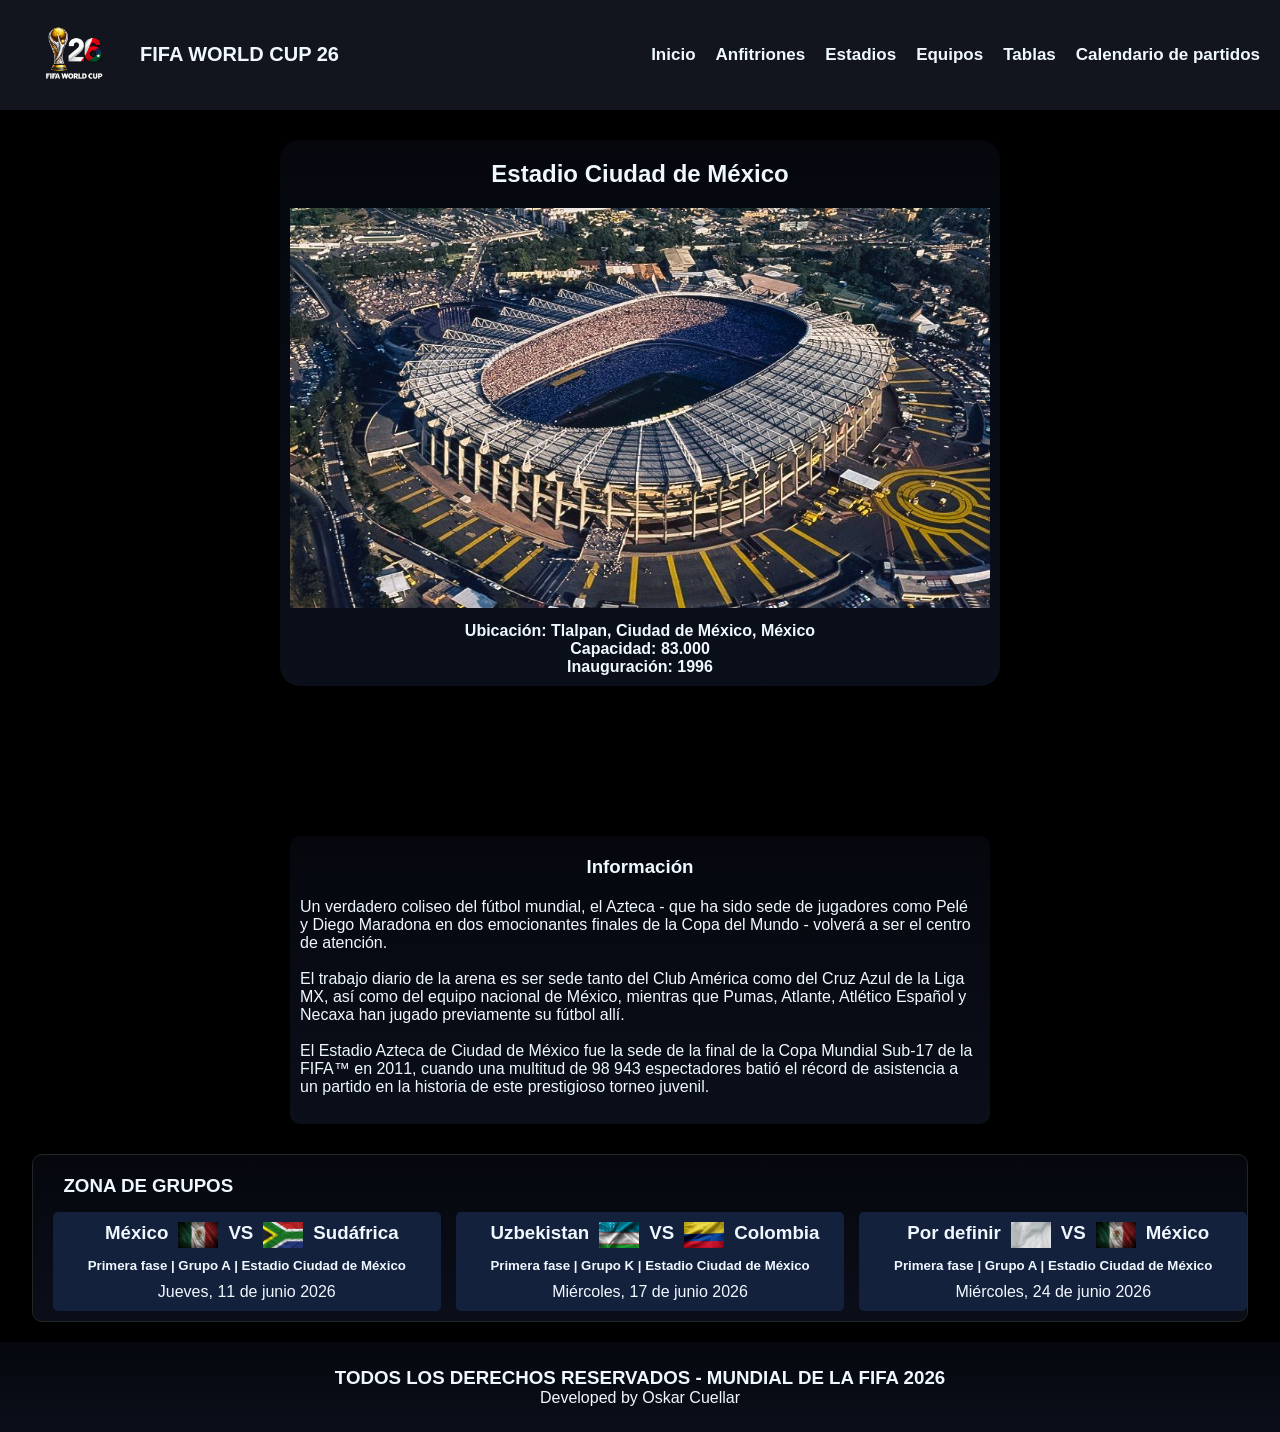
<file: estadiociudadmexico.html>
<!DOCTYPE html>
<html lang="en">

<head>
    <meta charset="UTF-8">
    <meta name="viewport" content="width=device-width, initial-scale=1.0">
    <title>Estadio</title>
    <link rel="stylesheet" href="CSS/estadiotorontostyle.css">
    <link rel="stylesheet" href="CSS/responsive.css">
    <script src="JS/nav.js" defer></script>
</head>

<body>

    <header>
        <nav class="navegador">
            <div class="infos">
                <img src="images/logo.png" alt="">
                <H2>FIFA WORLD CUP 26</H2>
            </div>
            <button class="menu-btn" type="button" aria-label="Abrir menú" aria-expanded="false" aria-controls="menu-principal">
                <span></span>
                <span></span>
                <span></span>
            </button>
            <ul class="info" id="menu-principal">
                <li><a href="index.html">Inicio</a></li>
                <li><a href="anfitriones.html">Anfitriones</a></li>
                <li><a href="estadios.html">Estadios</a></li>
                <li><a href="equipos.html">Equipos</a></li>
                <li><a href="">Tablas</a>
                    <ul class="submenu">
                        <li><a href="tablagrupos.html">Tablas de Grupos</a></li>
                        <li><a href="tablaposiciones.html">Tabla de posiciones</a></li>
                    </ul>
                </li>
                <li><a href="calenpartidos.html">Calendario de partidos</a></li>

            </ul>
        </nav>
    </header>

    <section class="mid">

        <div class="titulo">
            <div class="estadios">
                <div class="estadio">
                    <h2>Estadio Ciudad de México</h2>
                    <img src="images/estadios/mexico/estadiociudadmexico.jfif" alt="">
                    <div class="informacion">
                        <h4>Ubicación: Tlalpan, Ciudad de México, México</h4>
                        <h4>Capacidad: 83.000</h4>
                        <h4>Inauguración: 1996</h4>
                    </div>
                </div>

            </div>
        </div>

        <div class="titulo">
            <div class="estadios">
                <div class="estadio2">
                    <h3>Información</h3>
                    <div class="informacions">
                        <p>Un verdadero coliseo del fútbol mundial, el Azteca - que ha sido sede de jugadores como Pelé
                            y Diego Maradona en dos emocionantes finales de la Copa del Mundo - volverá a ser el centro
                            de atención.</p>
                        <br>
                        <p>El trabajo diario de la arena es ser sede tanto del Club América como del Cruz Azul de la
                            Liga MX, así como del equipo nacional de México, mientras que Pumas, Atlante, Atlético
                            Español y Necaxa han jugado previamente su fútbol allí.</p>
                        <br>
                        <p>El Estadio Azteca de Ciudad de México fue la sede de la final de la Copa Mundial Sub-17 de la
                            FIFA™ en 2011, cuando una multitud de 98 943 espectadores batió el récord de asistencia a un
                            partido en la historia de este prestigioso torneo juvenil.</p>
                        <br>
                    </div>
                </div>
            </div>
        </div>
    </section>

    <footer class="bot">
        <div class="gen">
            <div class="titulobot">
                <h3>ZONA DE GRUPOS</h3>
            </div>
            <div class="programacion">
                <div class="encuentros">
                    <div class="encuentro">
                        <div></div>
                        <h3>México </h3>
                        <img src="images/banderas/banderamexico.avif" alt="">
                        <h3>VS</h3>
                        <img src="images/banderas/banderasudafrica.avif" alt="">
                        <h3>Sudáfrica</h3>
                    </div>

                    <div class="encuentroinfo">
                        <h5>Primera fase | Grupo A | Estadio Ciudad de México </h5>
                    </div>

                    <div class="fecha">
                        <p>Jueves, 11 de junio 2026

                        </p>
                    </div>

                </div>
                <div class="encuentros">
                    <div class="encuentro">
                        <div></div>
                        <h3>Uzbekistan</h3>
                        <img src="images/banderas/estadiouzbequistan.jpg" alt="">
                        <h3>VS</h3>
                        <img src="images/banderas/banderacolombia.jfif" alt="">
                        <h3>Colombia</h3>
                    </div>

                    <div class="encuentroinfo">
                        <h5>Primera fase | Grupo K | Estadio Ciudad de México</h5>
                    </div>

                    <div class="fecha">
                        <p>Miércoles, 17 de junio 2026

                        </p>
                    </div>

                </div>

                <div class="encuentros">
                    <div class="encuentro">
                        <div></div>
                        <h3>Por definir</h3>
                        <img src="images/banderas/banderablanca.avif" alt="">
                        <h3>VS</h3>
                        <img src="images/banderas/banderamexico.avif" alt="">
                        <h3>México</h3>
                    </div>

                    <div class="encuentroinfo">
                        <h5>Primera fase | Grupo A | Estadio Ciudad de México</h5>
                    </div>

                    <div class="fecha">
                        <p>Miércoles, 24 de junio 2026
                        </p>
                    </div>

                </div>

                


            </div>
        </div>
    </footer>

    <footer class="foot">
        <div class="derechos">
            <h3>TODOS LOS DERECHOS RESERVADOS - MUNDIAL DE LA FIFA 2026</h3>
            <p>Developed by Oskar Cuellar</p>
        </div>
    </footer>

</body>

</html>
</file>
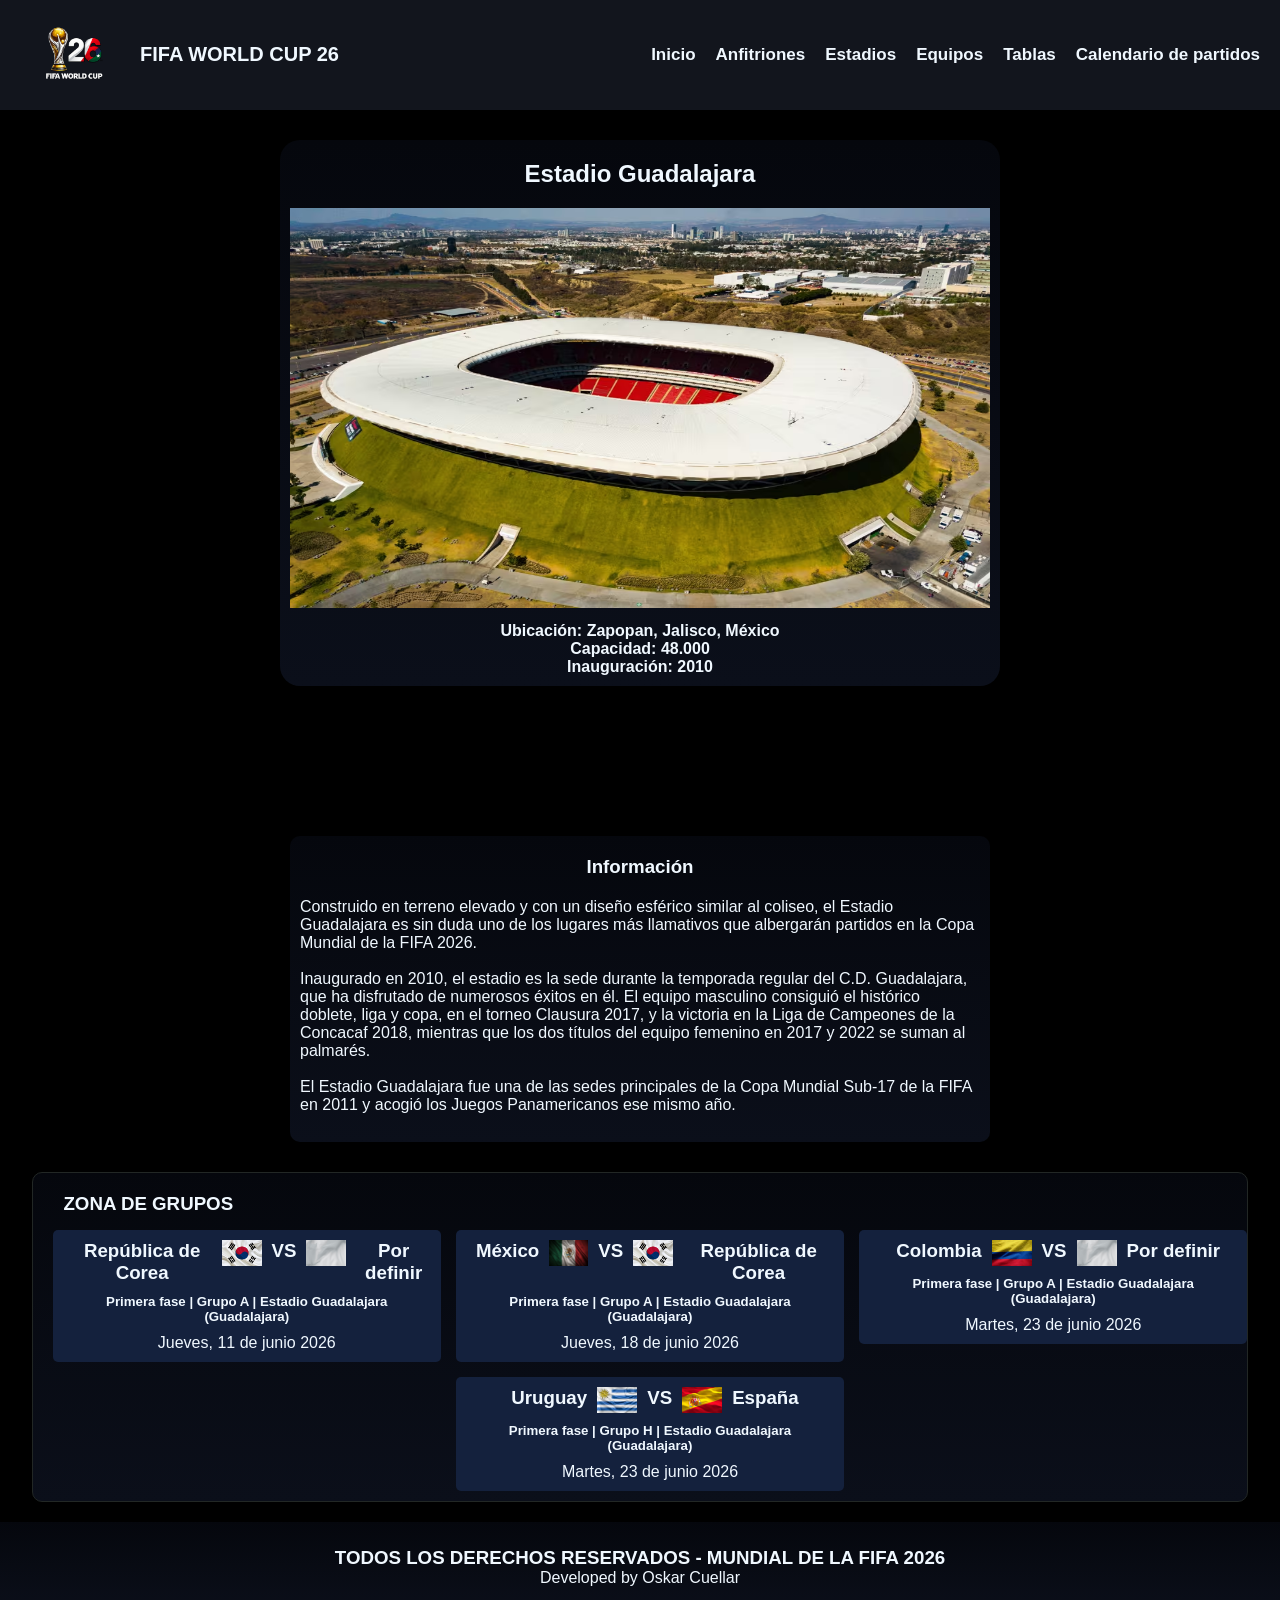
<file: estadioguadalajara.html>
<!DOCTYPE html>
<html lang="en">

<head>
    <meta charset="UTF-8">
    <meta name="viewport" content="width=device-width, initial-scale=1.0">
    <title>Estadio Guadalajara</title>
    <link rel="stylesheet" href="CSS/estadiotorontostyle.css">
    <link rel="stylesheet" href="CSS/responsive.css">
    <script src="JS/nav.js" defer></script>
</head>

<body>
    <header>
        <nav class="navegador">
            <div class="infos">
                <img src="images/logo.png" alt="">
                <H2>FIFA WORLD CUP 26</H2>
            </div>
            <button class="menu-btn" type="button" aria-label="Abrir menú" aria-expanded="false" aria-controls="menu-principal">
                <span></span>
                <span></span>
                <span></span>
            </button>
            <ul class="info" id="menu-principal">
                <li><a href="index.html">Inicio</a></li>
                <li><a href="anfitriones.html">Anfitriones</a></li>
                <li><a href="estadios.html">Estadios</a></li>
                <li><a href="equipos.html">Equipos</a></li>
                <li><a href="">Tablas</a>
                    <ul class="submenu">
                        <li><a href="tablagrupos.html">Tablas de Grupos</a></li>
                        <li><a href="tablaposiciones.html">Tabla de posiciones</a></li>
                    </ul>
                </li>
                <li><a href="calenpartidos.html">Calendario de partidos</a></li>

            </ul>
        </nav>
    </header>

    <section class="mid">

        <div class="titulo">
            <div class="estadios">
                <div class="estadio">
                    <h2>Estadio Guadalajara</h2>
                    <img src="images/estadios/mexico/estadioguadalajara.avif" alt="">
                    <div class="informacion">
                        <h4>Ubicación: Zapopan, Jalisco, México</h4>
                        <h4>Capacidad: 48.000</h4>
                        <h4>Inauguración: 2010</h4>
                    </div>
                </div>

            </div>
        </div>

        <div class="titulo">
            <div class="estadios">
                <div class="estadio2">
                    <h3>Información</h3>
                    <div class="informacions">
                        <p>Construido en terreno elevado y con un diseño esférico similar al coliseo, el Estadio
                            Guadalajara es sin duda uno de los lugares más llamativos que albergarán partidos en la Copa
                            Mundial de la FIFA 2026.</p>
                        <br>
                        <p>Inaugurado en 2010, el estadio es la sede durante la temporada regular del C.D. Guadalajara,
                            que ha disfrutado de numerosos éxitos en él. El equipo masculino consiguió el histórico
                            doblete, liga y copa, en el torneo Clausura 2017, y la victoria en la Liga de Campeones de
                            la Concacaf 2018, mientras que los dos títulos del equipo femenino en 2017 y 2022 se suman
                            al palmarés.</p>
                        <br>
                        <p>El Estadio Guadalajara fue una de las sedes principales de la Copa Mundial Sub-17 de la FIFA
                            en 2011 y acogió los Juegos Panamericanos ese mismo año.</p>
                        <br>
                    </div>
                </div>
            </div>
        </div>
    </section>

    <footer class="bot">
        <div class="gen">
            <div class="titulobot">
                <h3>ZONA DE GRUPOS</h3>
            </div>
            <div class="programacion">
                <div class="encuentros">
                    <div class="encuentro">
                        <div></div>
                        <h3>República de Corea </h3>
                        <img src="images/banderas/banderakoreasur.jpg" alt="">
                        <h3>VS</h3>
                        <img src="images/banderas/banderablanca.avif" alt="">
                        <h3>Por definir</h3>
                    </div>

                    <div class="encuentroinfo">
                        <h5>Primera fase | Grupo A | Estadio Guadalajara (Guadalajara) </h5>
                    </div>

                    <div class="fecha">
                        <p>Jueves, 11 de junio 2026

                        </p>
                    </div>

                </div>
                <div class="encuentros">
                    <div class="encuentro">
                        <div></div>
                        <h3>México</h3>
                        <img src="images/banderas/banderamexico.avif" alt="">
                        <h3>VS</h3>
                        <img src="images/banderas/banderakoreasur.jpg" alt="">
                        <h3>República de Corea</h3>
                    </div>

                    <div class="encuentroinfo">
                        <h5>Primera fase | Grupo A | Estadio Guadalajara (Guadalajara)</h5>
                    </div>

                    <div class="fecha">
                        <p>Jueves, 18 de junio 2026

                        </p>
                    </div>

                </div>

                <div class="encuentros">
                    <div class="encuentro">
                        <div></div>
                        <h3>Colombia</h3>
                        <img src="images/banderas/banderacolombia.jfif" alt="">
                        <h3>VS</h3>
                        <img src="images/banderas/banderablanca.avif" alt="">
                        <h3>Por definir</h3>
                    </div>

                    <div class="encuentroinfo">
                        <h5>Primera fase | Grupo A | Estadio Guadalajara (Guadalajara)</h5>
                    </div>

                    <div class="fecha">
                        <p>Martes, 23 de junio 2026
                        </p>
                    </div>

                </div>

                <div class="encuentros">
                    <div class="encuentro">
                        <div></div>
                        <h3>Uruguay</h3>
                        <img src="images/banderas/banderauru.avif" alt="">
                        <h3>VS</h3>
                        <img src="images/banderas/banderaespaña.avif" alt="">
                        <h3>España</h3>
                    </div>

                    <div class="encuentroinfo">
                        <h5>Primera fase | Grupo H | Estadio Guadalajara (Guadalajara)</h5>
                    </div>

                    <div class="fecha">
                        <p>Martes, 23 de junio 2026
                        </p>
                    </div>

                </div>
            </div>
        </div>
    </footer>

    <footer class="foot">
        <div class="derechos">
            <h3>TODOS LOS DERECHOS RESERVADOS - MUNDIAL DE LA FIFA 2026</h3>
            <p>Developed by Oskar Cuellar</p>
        </div>
    </footer>
</body>

</html>
</file>
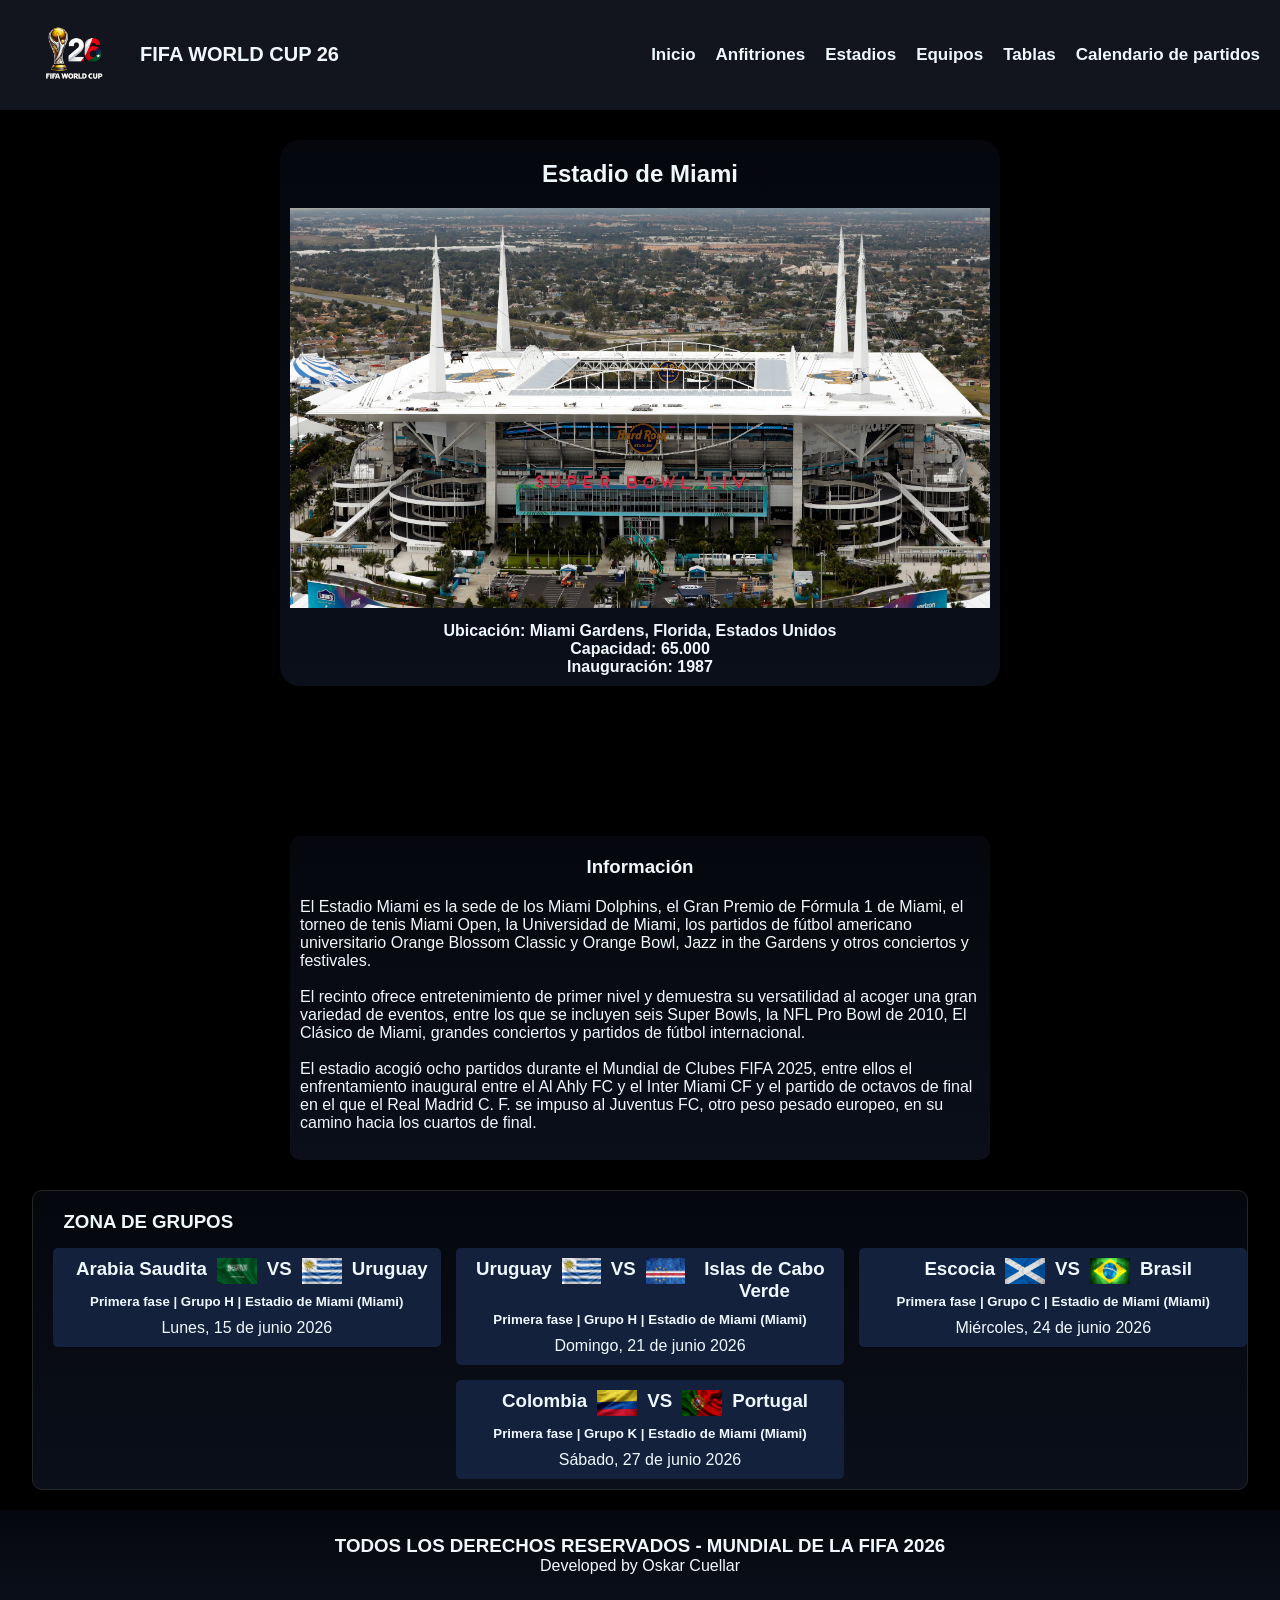
<file: estadiomiami.html>
<!DOCTYPE html>
<html lang="en">

<head>
    <meta charset="UTF-8">
    <meta name="viewport" content="width=device-width, initial-scale=1.0">
    <title>Estadio Miami</title>
    <link rel="stylesheet" href="CSS/estadiotorontostyle.css">
    <link rel="stylesheet" href="CSS/responsive.css">
    <script src="JS/nav.js" defer></script>
</head>

<body>

    <header>
        <nav class="navegador">
            <div class="infos">
                <img src="images/logo.png" alt="">
                <H2>FIFA WORLD CUP 26</H2>
            </div>
            <button class="menu-btn" type="button" aria-label="Abrir menú" aria-expanded="false" aria-controls="menu-principal">
                <span></span>
                <span></span>
                <span></span>
            </button>
            <ul class="info" id="menu-principal">
                <li><a href="index.html">Inicio</a></li>
                <li><a href="anfitriones.html">Anfitriones</a></li>
                <li><a href="estadios.html">Estadios</a></li>
                <li><a href="equipos.html">Equipos</a></li>
                <li><a href="">Tablas</a>
                    <ul class="submenu">
                        <li><a href="tablagrupos.html">Tablas de Grupos</a></li>
                        <li><a href="tablaposiciones.html">Tabla de posiciones</a></li>
                    </ul>
                </li>
                <li><a href="calenpartidos.html">Calendario de partidos</a></li>

            </ul>
        </nav>
    </header>

    <section class="mid">

        <div class="titulo">
            <div class="estadios">
                <div class="estadio">
                    <h2>Estadio de Miami</h2>
                    <img src="images/estadios/estados unidos/estadiomiami.jpg" alt="">
                    <div class="informacion">
                        <h4>Ubicación: Miami Gardens, Florida, Estados Unidos</h4>
                        <h4>Capacidad: 65.000</h4>
                        <h4>Inauguración: 1987</h4>
                    </div>
                </div>

            </div>
        </div>

        <div class="titulo">
            <div class="estadios">
                <div class="estadio3">
                    <h3>Información</h3>
                    <div class="informacions">
                        <p>El Estadio Miami es la sede de los Miami Dolphins, el Gran Premio de Fórmula 1 de Miami, el
                            torneo de tenis Miami Open, la Universidad de Miami, los partidos de fútbol americano
                            universitario Orange Blossom Classic y Orange Bowl, Jazz in the Gardens y otros conciertos y
                            festivales.</p>
                        <br>
                        <p>El recinto ofrece entretenimiento de primer nivel y demuestra su versatilidad al acoger una
                            gran variedad de eventos, entre los que se incluyen seis Super Bowls, la NFL Pro Bowl de
                            2010, El Clásico de Miami, grandes conciertos y partidos de fútbol internacional.</p>
                        <br>
                        <p>El estadio acogió ocho partidos durante el Mundial de Clubes FIFA 2025, entre ellos el
                            enfrentamiento inaugural entre el Al Ahly FC y el Inter Miami CF y el partido de octavos de
                            final en el que el Real Madrid C. F. se impuso al Juventus FC, otro peso pesado europeo, en
                            su camino hacia los cuartos de final.</p>
                        <br>
                    </div>
                </div>
            </div>
        </div>
    </section>

    <footer class="bot">
        <div class="gen">
            <div class="titulobot">
                <h3>ZONA DE GRUPOS</h3>
            </div>
            <div class="programacion">
                <div class="encuentros">
                    <div class="encuentro">
                        <div></div>
                        <h3>Arabia Saudita </h3>
                        <img src="images/banderas/banderaarabiasaudi.jpg" alt="">
                        <h3>VS</h3>
                        <img src="images/banderas/banderauru.avif" alt="">
                        <h3>Uruguay</h3>
                    </div>

                    <div class="encuentroinfo">
                        <h5>Primera fase | Grupo H | Estadio de Miami (Miami) </h5>
                    </div>

                    <div class="fecha">
                        <p>Lunes, 15 de junio 2026

                        </p>
                    </div>

                </div>
                <div class="encuentros">
                    <div class="encuentro">
                        <div></div>
                        <h3>Uruguay</h3>
                        <img src="images/banderas/banderauru.avif" alt="">
                        <h3>VS</h3>
                        <img src="images/banderas/banderaisladecaboverde.avif" alt="">
                        <h3>Islas de Cabo Verde</h3>
                    </div>

                    <div class="encuentroinfo">
                        <h5>Primera fase | Grupo H | Estadio de Miami (Miami)</h5>
                    </div>

                    <div class="fecha">
                        <p>Domingo, 21 de junio 2026

                        </p>
                    </div>

                </div>

                <div class="encuentros">
                    <div class="encuentro">
                        <div></div>
                        <h3>Escocia</h3>
                        <img src="images/banderas/banderaescocia.jfif" alt="">
                        <h3>VS</h3>
                        <img src="images/banderas/banderabrasil.jpg" alt="">
                        <h3>Brasil</h3>
                    </div>

                    <div class="encuentroinfo">
                        <h5>Primera fase | Grupo C | Estadio de Miami (Miami)</h5>
                    </div>

                    <div class="fecha">
                        <p>Miércoles, 24 de junio 2026
                        </p>
                    </div>

                </div>

                <div class="encuentros">
                    <div class="encuentro">
                        <div></div>
                        <h3>Colombia</h3>
                        <img src="images/banderas/banderacolombia.jfif" alt="">
                        <h3>VS</h3>
                        <img src="images/banderas/banderaportugal.jpg" alt="">
                        <h3>Portugal</h3>
                    </div>

                    <div class="encuentroinfo">
                        <h5>Primera fase | Grupo K | Estadio de Miami (Miami)</h5>
                    </div>

                    <div class="fecha">
                        <p>Sábado, 27 de junio 2026
                        </p>
                    </div>

                </div>
            </div>
        </div>
    </footer>

    <footer class="foot">
        <div class="derechos">
            <h3>TODOS LOS DERECHOS RESERVADOS - MUNDIAL DE LA FIFA 2026</h3>
            <p>Developed by Oskar Cuellar</p>
        </div>
    </footer>

</body>

</html>
</file>
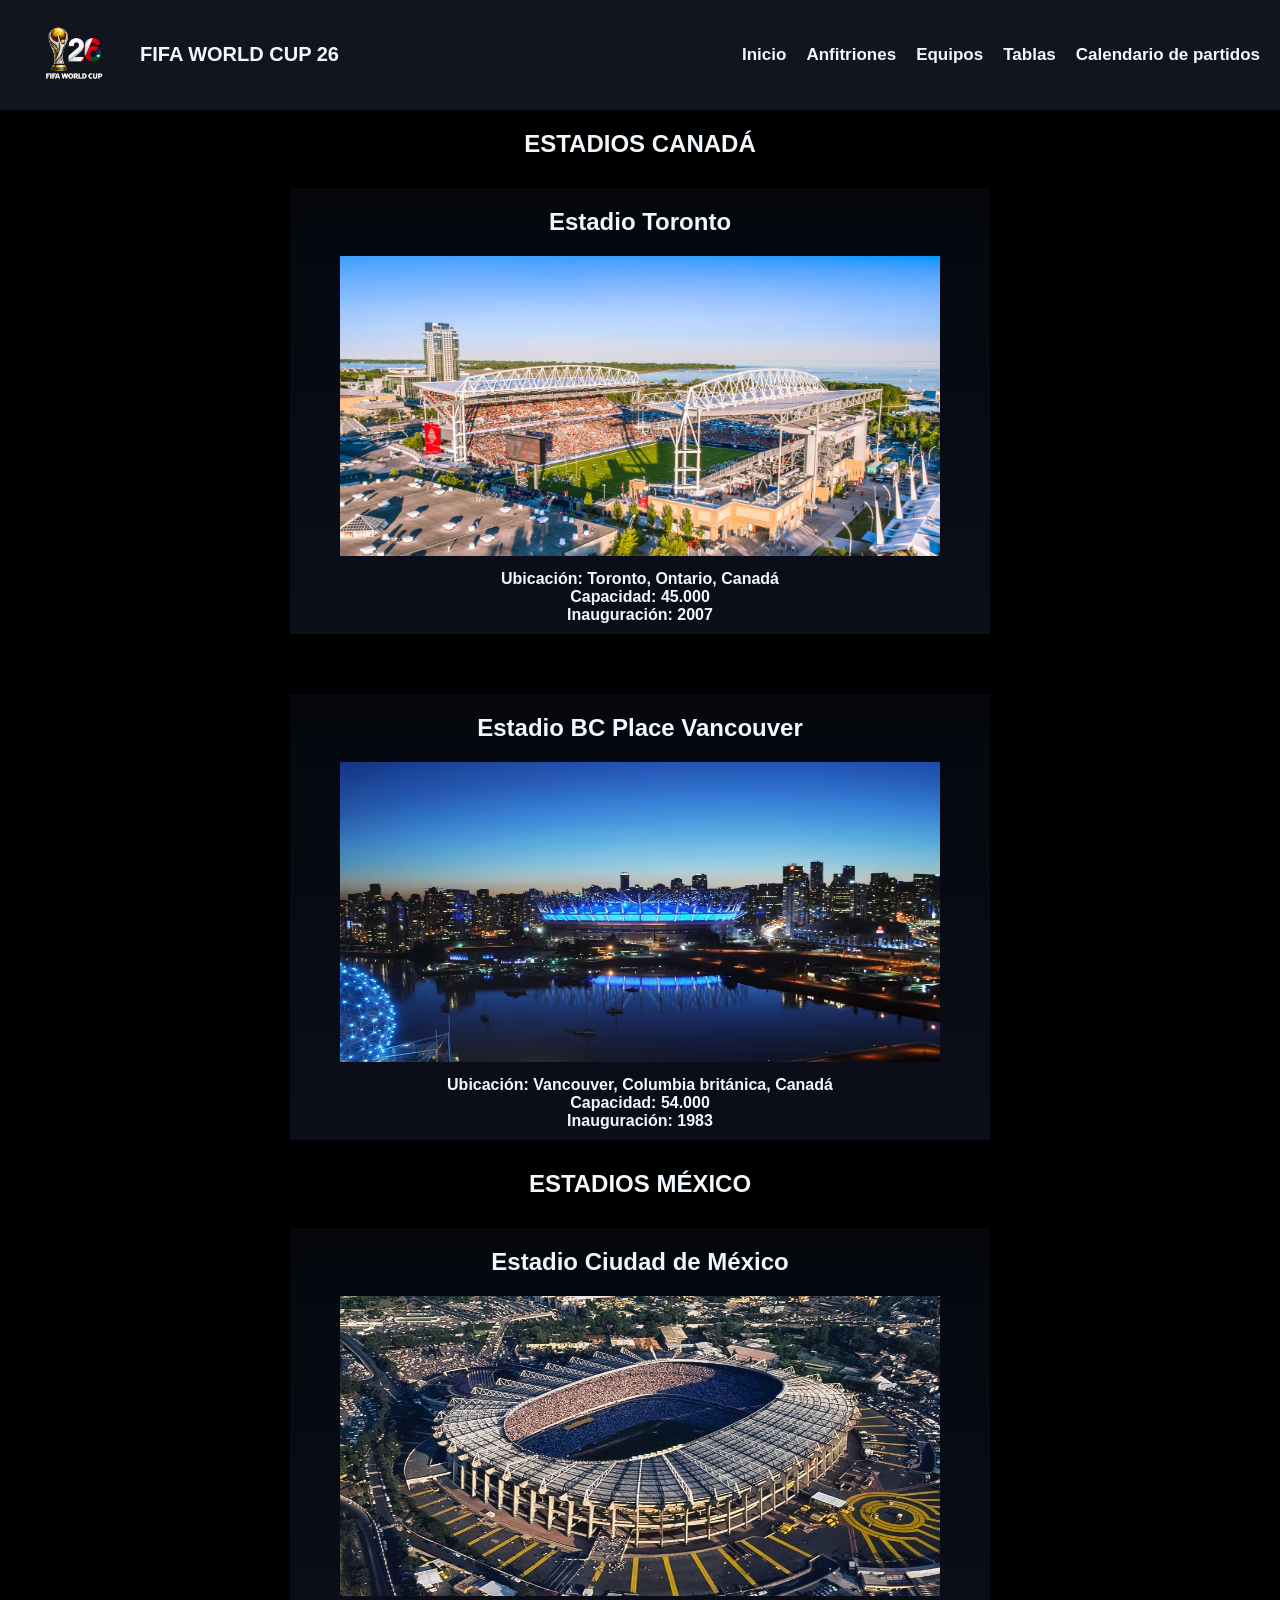
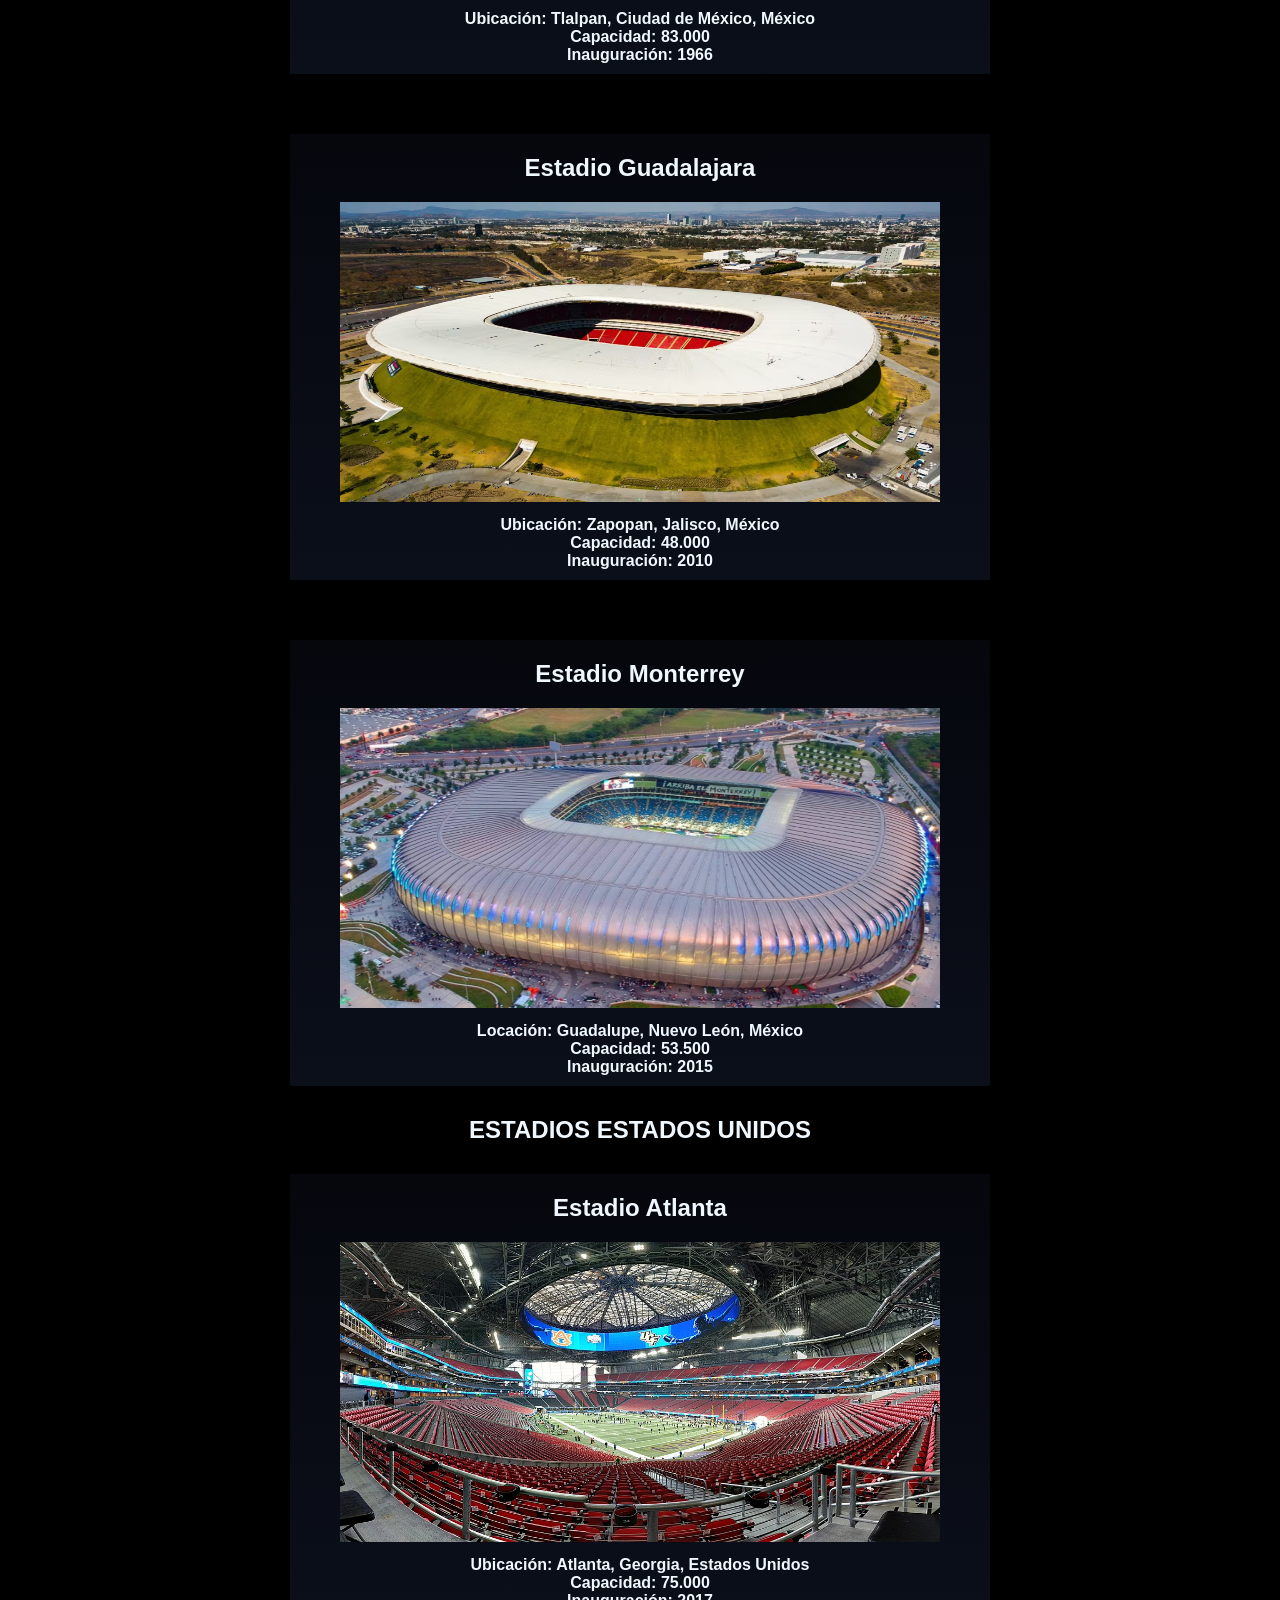
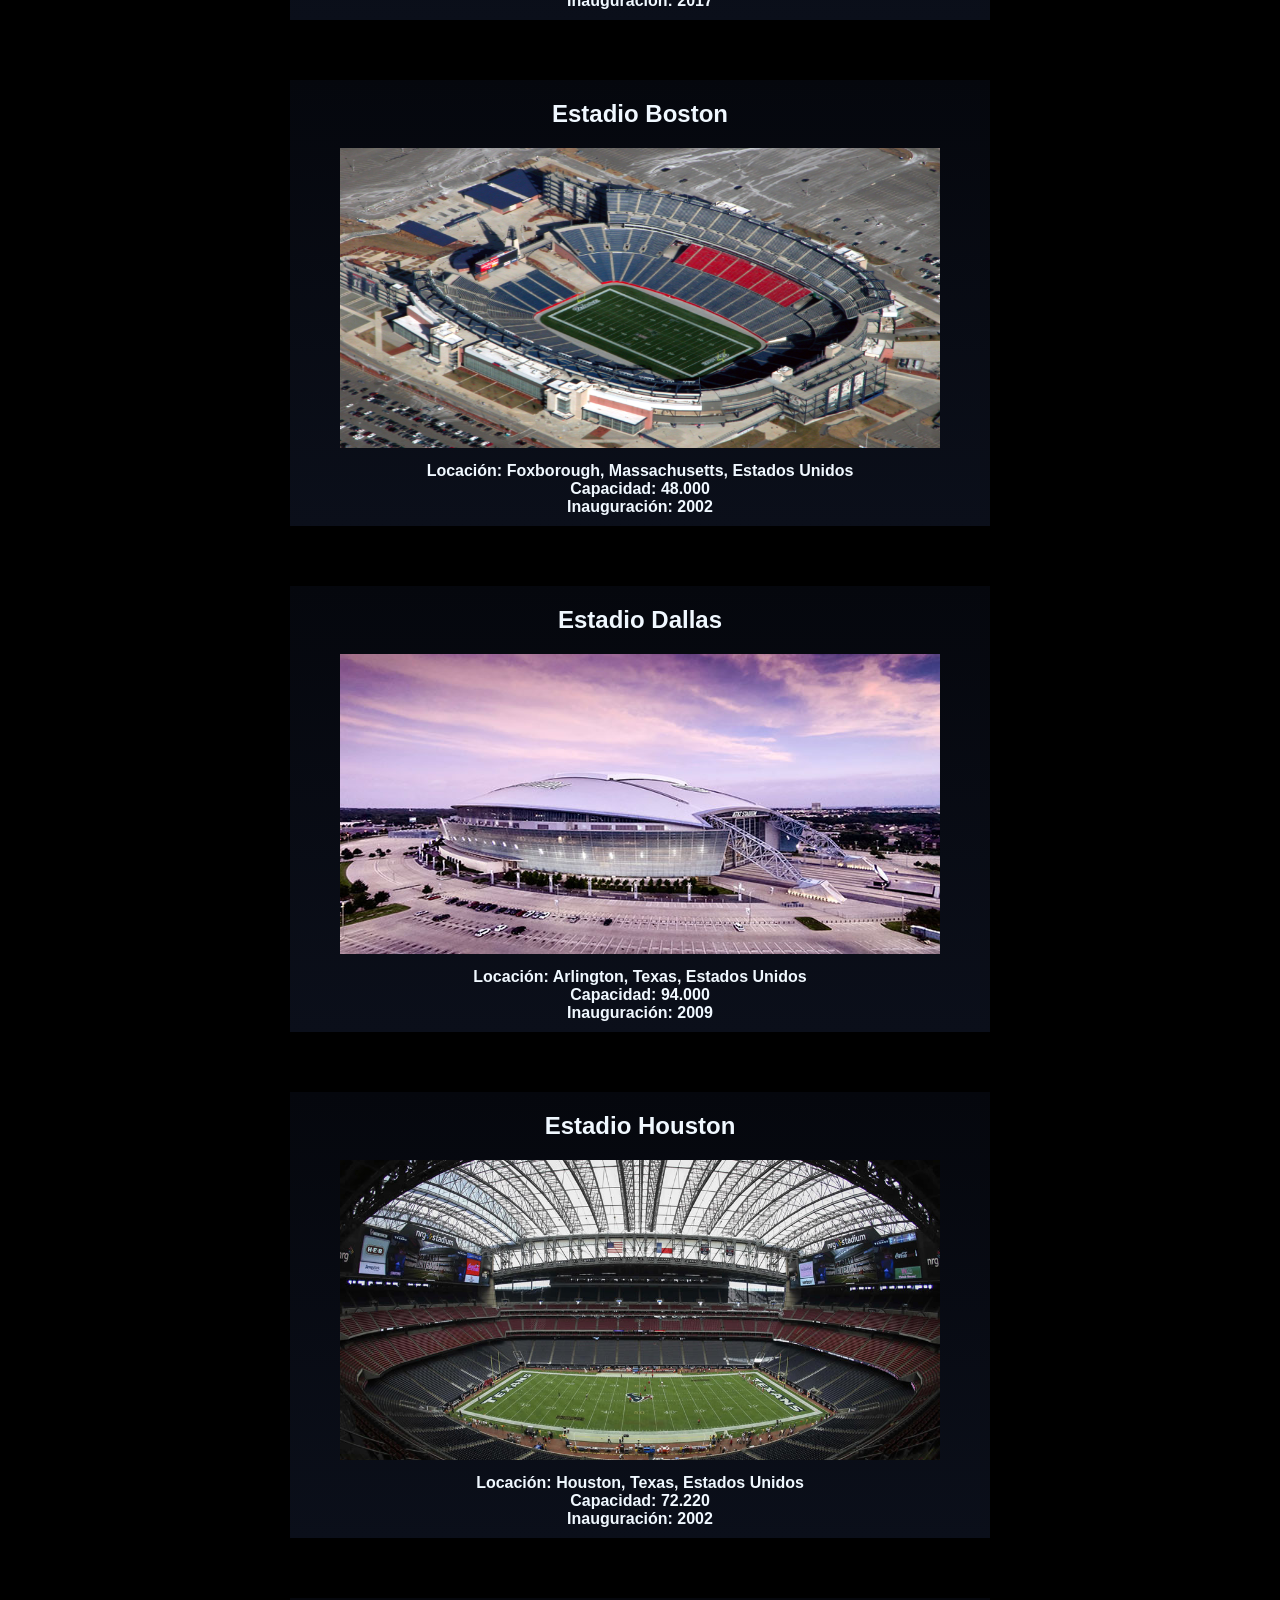
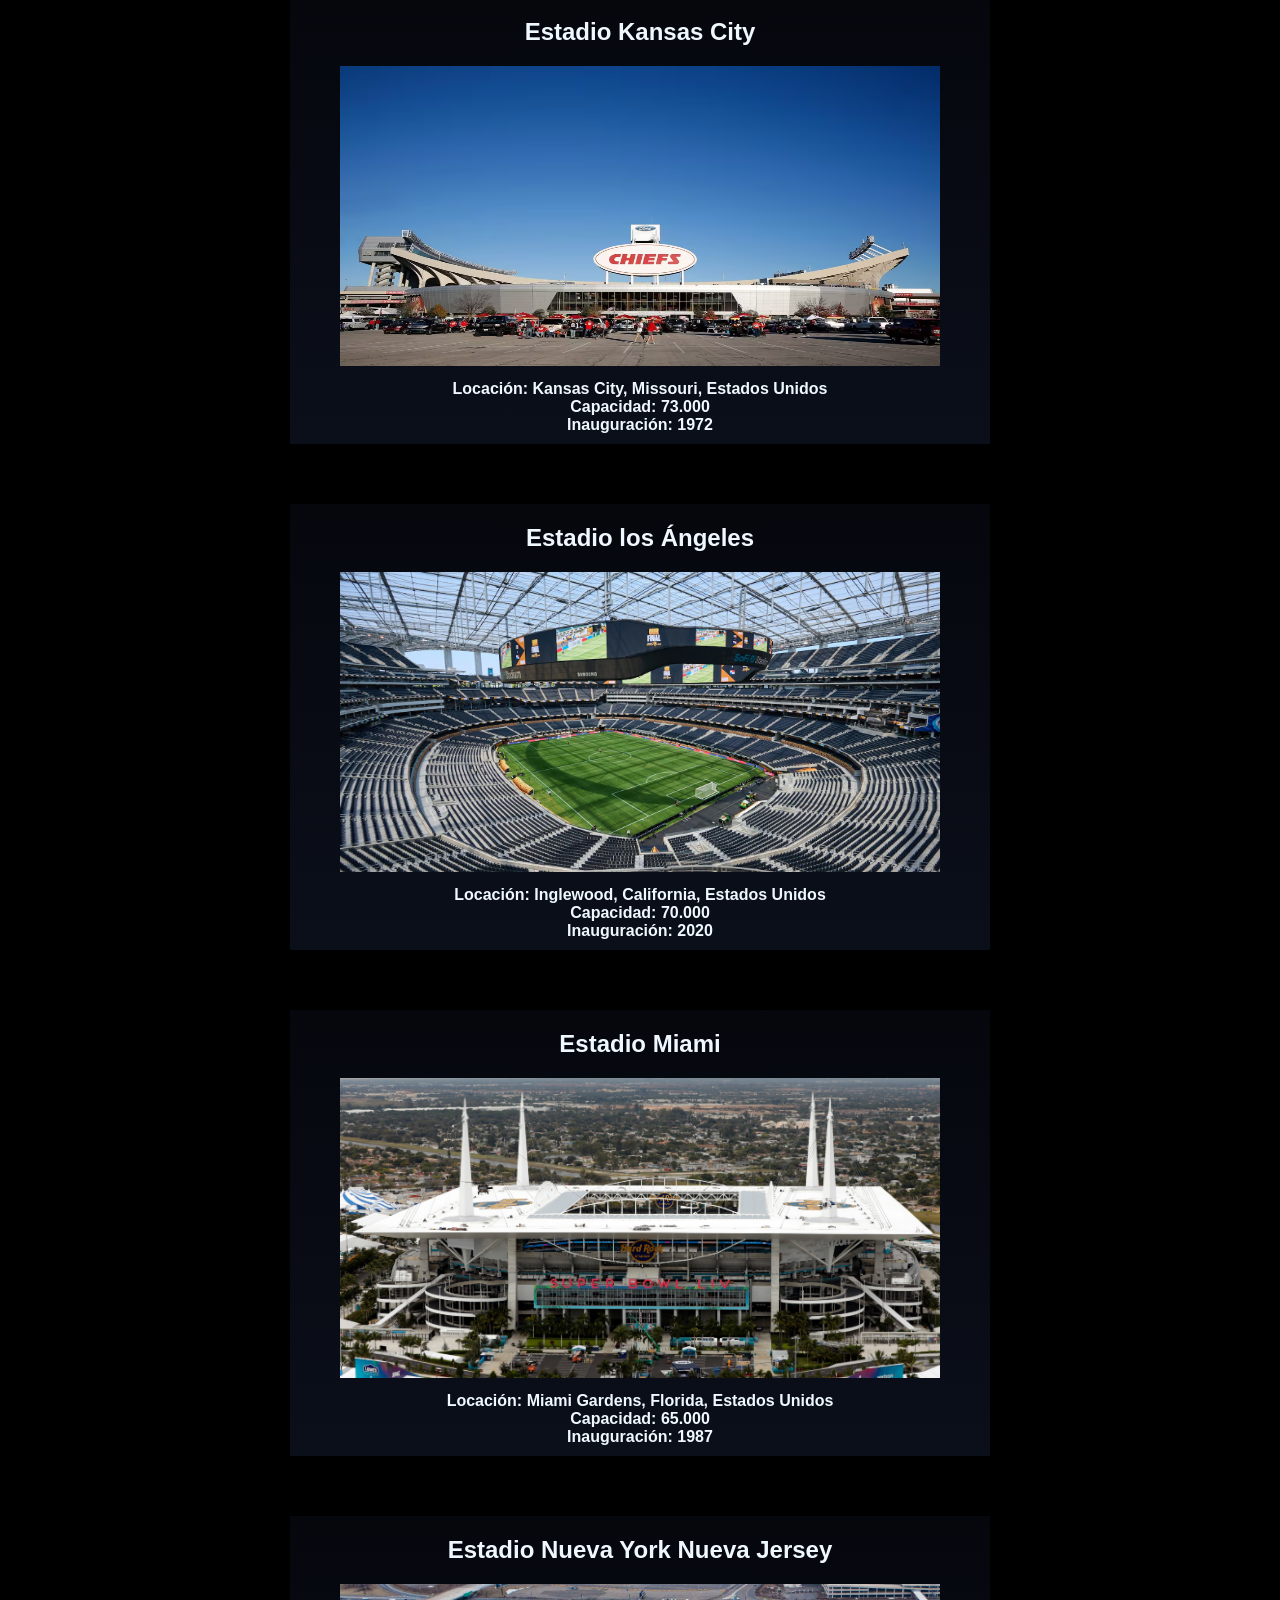
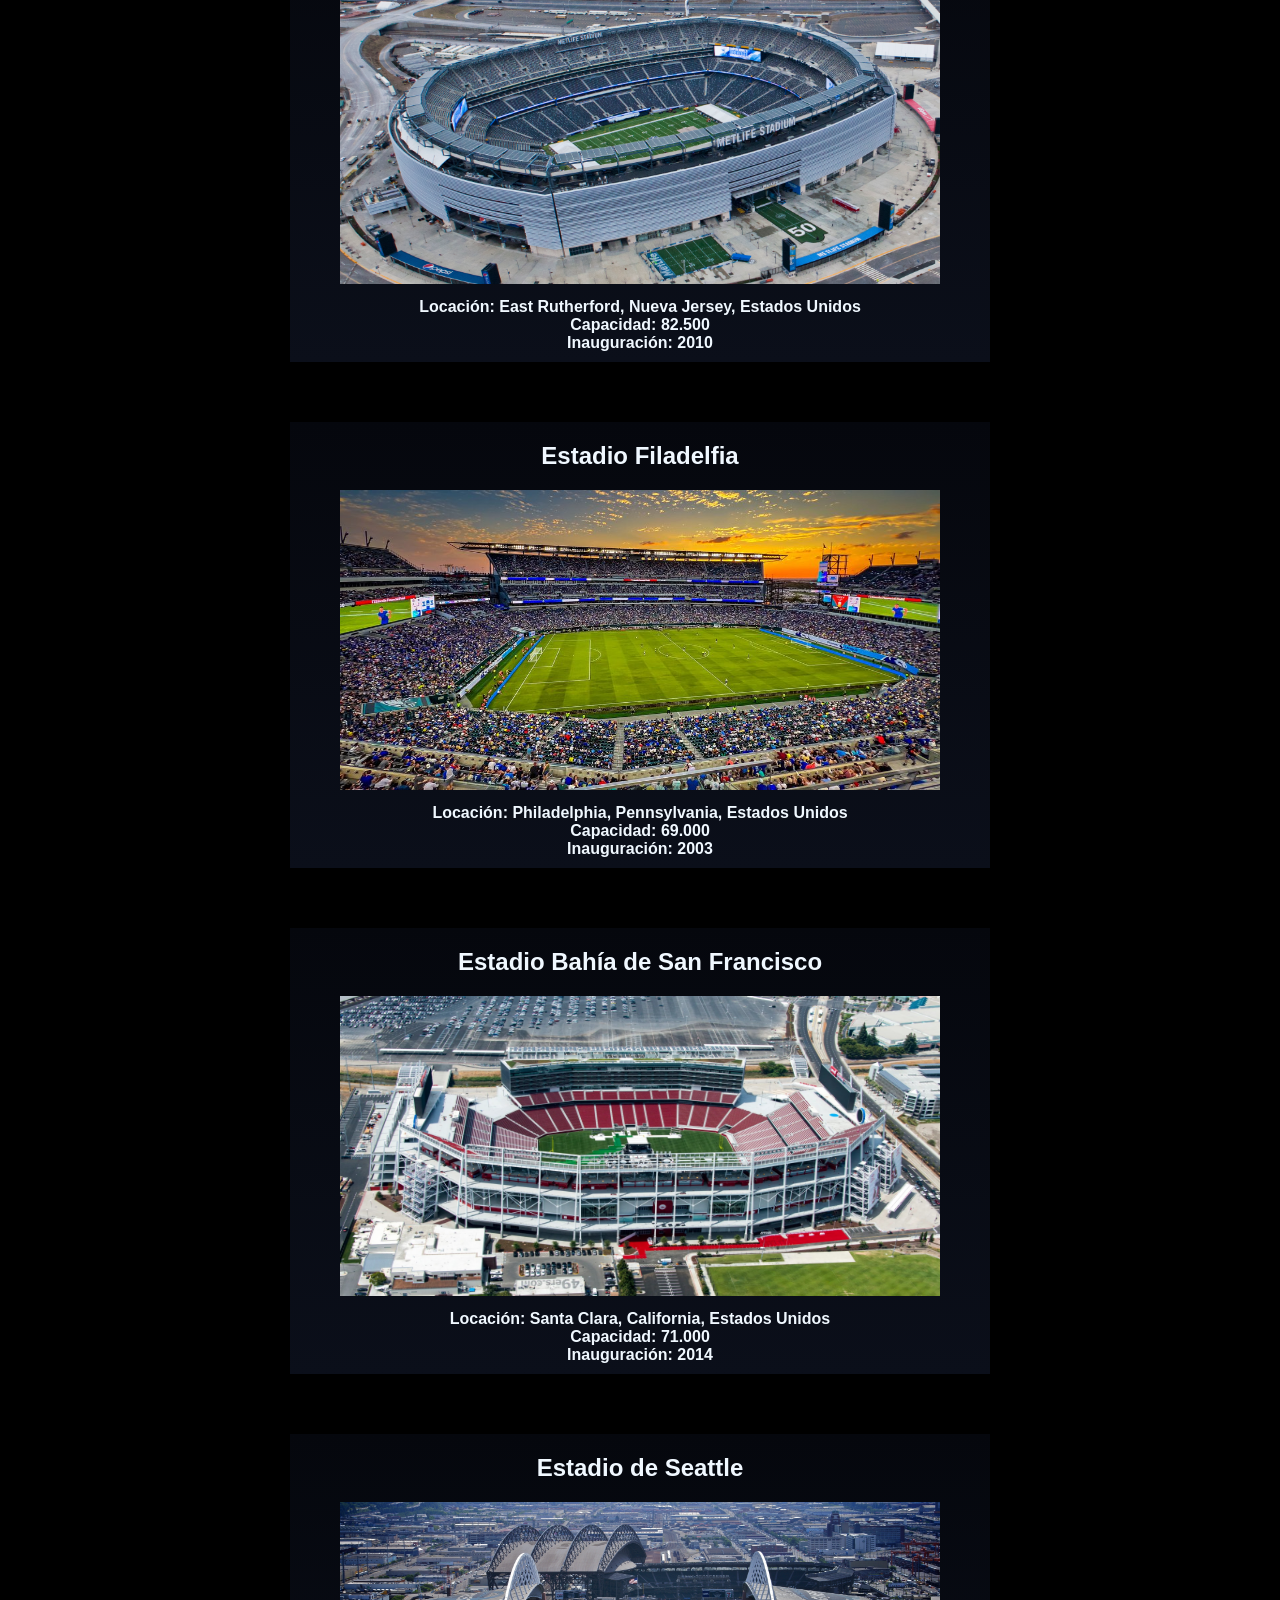
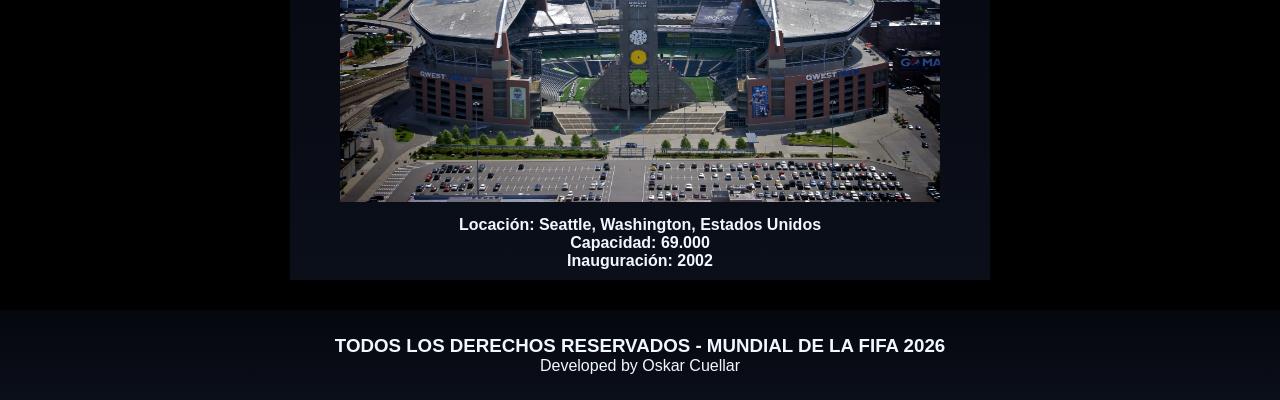
<file: estadios.html>
<!DOCTYPE html>
<html lang="en">

<head>
    <meta charset="UTF-8">
    <meta name="viewport" content="width=device-width, initial-scale=1.0">
    <title>Estadios</title>
    <link rel="stylesheet" href="CSS/styleestadio.css">
    <link rel="stylesheet" href="CSS/responsive.css">
    <script src="JS/nav.js" defer></script>
</head>

<body>

    <header>
        <nav class="navegador">
            <div class="infos">
                <img src="images/logo.png" alt="">
                <H2>FIFA WORLD CUP 26</H2>
            </div>
            <button class="menu-btn" type="button" aria-label="Abrir menú" aria-expanded="false" aria-controls="menu-principal">
                <span></span>
                <span></span>
                <span></span>
            </button>
            <ul class="info" id="menu-principal">
                <li><a href="index.html">Inicio</a></li>
                <li><a href="anfitriones.html">Anfitriones</a></li>
                <li><a href="equipos.html">Equipos</a></li>
                <li><a href="">Tablas</a>
                    <ul class="submenu">
                        <li><a href="tablagrupos.html">Tablas de Grupos</a></li>
                        <li><a href="tablaposiciones.html">Tabla de posiciones</a></li>
                    </ul>
                </li>
                <li><a href="calenpartidos.html">Calendario de partidos</a></li>

            </ul>
        </nav>
    </header>

    <section class="mid">

        <div class="titulo">
            <h1>ESTADIOS CANADÁ</h1>
            <div class="estadios">
                <a href="estadiotoronto.html">
                    <div class="estadio">
                        <h2>Estadio Toronto</h2>
                        <img src="images/estadios/canadá/estadiotoronto.jfif" alt="">
                        <div class="informacion">
                            <h4>Ubicación: Toronto, Ontario, Canadá</h4>
                            <h4>Capacidad: 45.000</h4>
                            <h4>Inauguración: 2007</h4>
                        </div>
                    </div>
                </a>

                <a href="">
                    <div class="estadio">
                        <h2>Estadio BC Place Vancouver</h2>
                        <img src="images/estadios/canadá/estadiobancouver.avif" alt="">
                        <div class="informacion">
                            <h4>Ubicación: Vancouver, Columbia británica, Canadá</h4>
                            <h4>Capacidad: 54.000</h4>
                            <h4>Inauguración: 1983</h4>
                        </div>
                    </div>
                </a>
            </div>
        </div>

        <div class="titulo2">
            <h1>ESTADIOS MÉXICO</h1>
            <div class="estadios">
                <a href="estadiociudadmexico.html">
                    <div class="estadio">
                        <h2>Estadio Ciudad de México</h2>
                        <img src="images/estadios/mexico/estadiociudadmexico.jfif" alt="">
                        <div class="informacion">
                            <h4>Ubicación: Tlalpan, Ciudad de México, México</h4>
                            <h4>Capacidad: 83.000</h4>
                            <h4>Inauguración: 1966</h4>
                        </div>
                    </div>
                </a>

                <a href="estadioguadalajara.html">
                    <div class="estadio">
                        <h2>Estadio Guadalajara</h2>
                        <img src="images/estadios/mexico/estadioguadalajara.avif" alt="">
                        <div class="informacion">
                            <h4>Ubicación: Zapopan, Jalisco, México</h4>
                            <h4>Capacidad: 48.000</h4>
                            <h4>Inauguración: 2010</h4>
                        </div>
                    </div>
                </a>

                <a href="">
                    <div class="estadio">
                        <h2>Estadio Monterrey</h2>
                        <img src="images/estadios/mexico/estadiomonterrey.jpg" alt="">
                        <div class="informacion">
                            <h4>Locación: Guadalupe, Nuevo León, México</h4>
                            <h4>Capacidad: 53.500</h4>
                            <h4>Inauguración: 2015</h4>
                        </div>
                    </div>
                </a>
            </div>
        </div>

        <div class="titulo3">
            <h1>ESTADIOS ESTADOS UNIDOS</h1>
            <div class="estadios">
                <a href="">
                    <div class="estadio">
                        <h2>Estadio Atlanta</h2>
                        <img src="images/estadios/estados unidos/estadioatlanta.jpg" alt="">
                        <div class="informacion">
                            <h4>Ubicación: Atlanta, Georgia, Estados Unidos</h4>
                            <h4>Capacidad: 75.000</h4>
                            <h4>Inauguración: 2017</h4>
                        </div>
                    </div>
                </a>

                <a href="">
                    <div class="estadio">
                        <h2>Estadio Boston</h2>
                        <img src="images/estadios/estados unidos/estadioboston.jpg" alt="">
                        <div class="informacion">
                            <h4>Locación: Foxborough, Massachusetts, Estados Unidos</h4>
                            <h4>Capacidad: 48.000</h4>
                            <h4>Inauguración: 2002</h4>
                        </div>
                    </div>
                </a>

                <a href="">
                    <div class="estadio">
                        <h2>Estadio Dallas</h2>
                        <img src="images/estadios/estados unidos/estadiodallas.jpg" alt="">
                        <div class="informacion">
                            <h4>Locación: Arlington, Texas, Estados Unidos</h4>
                            <h4>Capacidad: 94.000</h4>
                            <h4>Inauguración: 2009</h4>
                        </div>
                    </div>
                </a>

                <a href="">
                    <div class="estadio">
                        <h2>Estadio Houston</h2>
                        <img src="images/estadios/estados unidos/estadiohouston.jpg" alt="">
                        <div class="informacion">
                            <h4>Locación: Houston, Texas, Estados Unidos</h4>
                            <h4>Capacidad: 72.220</h4>
                            <h4>Inauguración: 2002</h4>
                        </div>
                    </div>
                </a>

                <a href="">
                    <div class="estadio">
                        <h2>Estadio Kansas City</h2>
                        <img src="images/estadios/estados unidos/estadiokansas.avif" alt="">
                        <div class="informacion">
                            <h4>Locación: Kansas City, Missouri, Estados Unidos</h4>
                            <h4>Capacidad: 73.000</h4>
                            <h4>Inauguración: 1972</h4>
                        </div>
                    </div>
                </a>

                <a href="">
                    <div class="estadio">
                        <h2>Estadio los Ángeles</h2>
                        <img src="images/estadios/estados unidos/estadiolosangeles.jpg" alt="">
                        <div class="informacion">
                            <h4>Locación: Inglewood, California, Estados Unidos</h4>
                            <h4>Capacidad: 70.000</h4>
                            <h4>Inauguración: 2020</h4>
                        </div>
                    </div>
                </a>

                <a href="estadiomiami.html">
                    <div class="estadio">
                        <h2>Estadio Miami</h2>
                        <img src="images/estadios/estados unidos/estadiomiami.jpg" alt="">
                        <div class="informacion">
                            <h4>Locación: Miami Gardens, Florida, Estados Unidos</h4>
                            <h4>Capacidad: 65.000</h4>
                            <h4>Inauguración: 1987</h4>
                        </div>
                    </div>
                </a>

                <a href="">
                    <div class="estadio">
                        <h2>Estadio Nueva York Nueva Jersey</h2>
                        <img src="images/estadios/estados unidos/estadionuevayork.jpg" alt="">
                        <div class="informacion">
                            <h4>Locación: East Rutherford, Nueva Jersey, Estados Unidos</h4>
                            <h4>Capacidad: 82.500</h4>
                            <h4>Inauguración: 2010</h4>
                        </div>
                    </div>
                </a>

                <a href="">
                    <div class="estadio">
                        <h2>Estadio Filadelfia</h2>
                        <img src="images/estadios/estados unidos/estadiofiladelfia.jpg" alt="">
                        <div class="informacion">
                            <h4>Locación: Philadelphia, Pennsylvania, Estados Unidos</h4>
                            <h4>Capacidad: 69.000</h4>
                            <h4>Inauguración: 2003</h4>
                        </div>
                    </div>
                </a>

                <a href="">
                    <div class="estadio">
                        <h2>Estadio Bahía de San Francisco</h2>
                        <img src="images/estadios/estados unidos/estadiosanfrancisco.jpg" alt="">
                        <div class="informacion">
                            <h4>Locación: Santa Clara, California, Estados Unidos</h4>
                            <h4>Capacidad: 71.000</h4>
                            <h4>Inauguración: 2014</h4>
                        </div>
                    </div>
                </a>

                <a href="">
                    <div class="estadio">
                        <h2>Estadio de Seattle</h2>
                        <img src="images/estadios/estados unidos/estadioseattle.jpg" alt="">
                        <div class="informacion">
                            <h4>Locación: Seattle, Washington, Estados Unidos</h4>
                            <h4>Capacidad: 69.000</h4>
                            <h4>Inauguración: 2002</h4>
                        </div>
                    </div>
                </a>
            </div>
        </div>



    </section>

    <footer class="foot">
        <div class="derechos">
            <h3>TODOS LOS DERECHOS RESERVADOS - MUNDIAL DE LA FIFA 2026</h3>
            <p>Developed by Oskar Cuellar</p>
        </div>
    </footer>

</body>

</html>
</file>
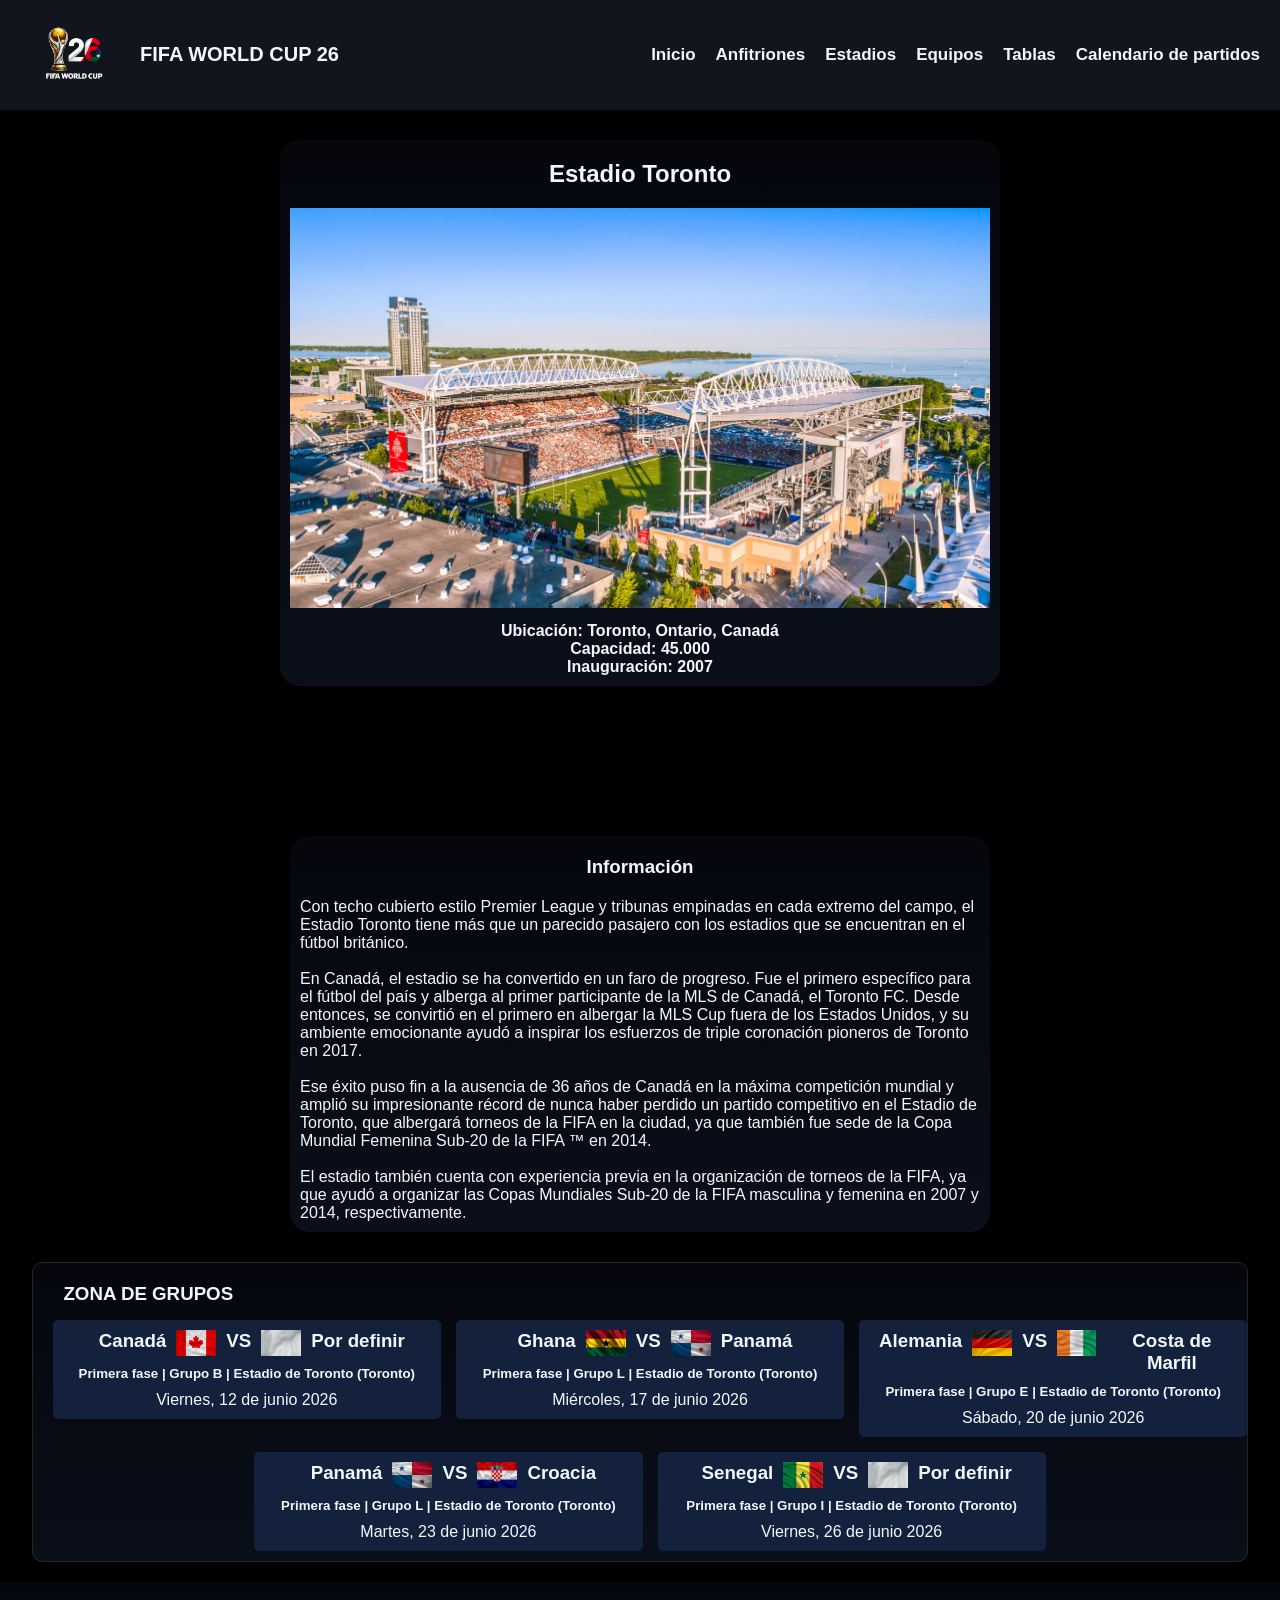
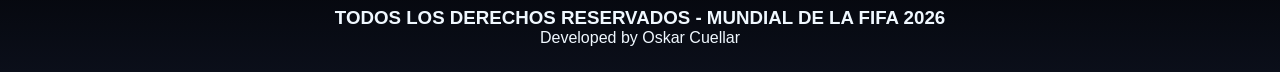
<file: estadiotoronto.html>
<!DOCTYPE html>
<html lang="en">

<head>
    <meta charset="UTF-8">
    <meta name="viewport" content="width=device-width, initial-scale=1.0">
    <title>Document</title>
    <link rel="stylesheet" href="CSS/estadiotorontostyle.css">
    <link rel="stylesheet" href="CSS/responsive.css">
    <script src="JS/nav.js" defer></script>
</head>

<body>

    <header>
        <nav class="navegador">
            <div class="infos">
                <img src="images/logo.png" alt="">
                <H2>FIFA WORLD CUP 26</H2>
            </div>
            <button class="menu-btn" type="button" aria-label="Abrir menú" aria-expanded="false" aria-controls="menu-principal">
                <span></span>
                <span></span>
                <span></span>
            </button>
            <ul class="info" id="menu-principal">
                <li><a href="index.html">Inicio</a></li>
                <li><a href="anfitriones.html">Anfitriones</a></li>
                <li><a href="estadios.html">Estadios</a></li>
                <li><a href="equipos.html">Equipos</a></li>
                <li><a href="">Tablas</a>
                    <ul class="submenu">
                        <li><a href="tablagrupos.html">Tablas de Grupos</a></li>
                        <li><a href="tablaposiciones.html">Tabla de posiciones</a></li>
                    </ul>
                </li>
                <li><a href="calenpartidos.html">Calendario de partidos</a></li>

            </ul>
        </nav>
    </header>

    <section class="mid">

        <div class="titulo">
            <div class="estadios">
                <div class="estadio">
                    <h2>Estadio Toronto</h2>
                    <img src="images/estadios/canadá/estadiotoronto.jfif" alt="">
                    <div class="informacion">
                        <h4>Ubicación: Toronto, Ontario, Canadá</h4>
                        <h4>Capacidad: 45.000</h4>
                        <h4>Inauguración: 2007</h4>
                    </div>
                </div>

            </div>
        </div>

        <div class="titulo">
            <div class="estadios">
                <div class="estadio4">
                    <h3>Información</h3>
                    <div class="informacions">
                        <p>Con techo cubierto estilo Premier League y tribunas empinadas en cada extremo del campo, el
                            Estadio Toronto tiene más que un parecido pasajero con los estadios que se encuentran en el
                            fútbol británico.</p>
                        <br>
                        <p>En Canadá, el estadio se ha convertido en un faro de progreso. Fue el primero específico
                            para el fútbol del país y alberga al primer participante de la MLS de Canadá, el Toronto FC.
                            Desde entonces, se convirtió en el primero en albergar la MLS Cup fuera de los Estados
                            Unidos, y su ambiente emocionante ayudó a inspirar los esfuerzos de triple coronación
                            pioneros de Toronto en 2017.</p>
                        <br>
                        <p>Ese éxito puso fin a la ausencia de 36 años de Canadá en la máxima competición mundial y
                            amplió su impresionante récord de nunca haber perdido un partido competitivo en el Estadio
                            de Toronto, que albergará torneos de la FIFA en la ciudad, ya que también fue sede de la
                            Copa Mundial Femenina Sub-20 de la FIFA ™ en 2014.</p>
                        <br>
                        <p>El estadio también cuenta con experiencia previa en la organización de torneos de la FIFA,
                            ya que ayudó a organizar las Copas Mundiales Sub-20 de la FIFA masculina y femenina en 2007
                            y 2014, respectivamente.</p>
                    </div>
                </div>
            </div>
        </div>
    </section>

    <footer class="bot">
        <div class="gen">
            <div class="titulobot">
                <h3>ZONA DE GRUPOS</h3>
            </div>
            <div class="programacion">
                <div class="encuentros">
                    <div class="encuentro">
                        <div></div>
                        <h3>Canadá </h3>
                        <img src="images/banderas/banderacanada.jpg" alt="">
                        <h3>VS</h3>
                        <img src="images/banderas/banderablanca.avif" alt="">
                        <h3>Por definir</h3>
                    </div>

                    <div class="encuentroinfo">
                        <h5>Primera fase | Grupo B | Estadio de Toronto (Toronto)</h5>
                    </div>

                    <div class="fecha">
                        <p>Viernes, 12 de junio 2026

                        </p>
                    </div>

                </div>
                <div class="encuentros">
                    <div class="encuentro">
                        <div></div>
                        <h3>Ghana </h3>
                        <img src="images/banderas/banderaghana.avif" alt="">
                        <h3>VS</h3>
                        <img src="images/banderas/banderapanama.jpg" alt="">
                        <h3>Panamá</h3>
                    </div>

                    <div class="encuentroinfo">
                        <h5>Primera fase | Grupo L | Estadio de Toronto (Toronto)</h5>
                    </div>

                    <div class="fecha">
                        <p>Miércoles, 17 de junio 2026

                        </p>
                    </div>

                </div>

                <div class="encuentros">
                    <div class="encuentro">
                        <div></div>
                        <h3>Alemania</h3>
                        <img src="images/banderas/banderaalemania.jpg" alt="">
                        <h3>VS</h3>
                        <img src="images/banderas/banderacostademarfil.jpg" alt="">
                        <h3>Costa de Marfil</h3>
                    </div>

                    <div class="encuentroinfo">
                        <h5>Primera fase | Grupo E | Estadio de Toronto (Toronto)</h5>
                    </div>

                    <div class="fecha">
                        <p>Sábado, 20 de junio 2026

                        </p>
                    </div>

                </div>

                <div class="encuentros">
                    <div class="encuentro">
                        <div></div>
                        <h3>Panamá</h3>
                        <img src="images/banderas/banderapanama.jpg" alt="">
                        <h3>VS</h3>
                        <img src="images/banderas/banderacroacia.jpg" alt="">
                        <h3>Croacia</h3>
                    </div>

                    <div class="encuentroinfo">
                        <h5>Primera fase | Grupo L | Estadio de Toronto (Toronto)</h5>
                    </div>

                    <div class="fecha">
                        <p>Martes, 23 de junio 2026

                        </p>
                    </div>

                </div>

                <div class="encuentros">
                    <div class="encuentro">
                        <div></div>
                        <h3>Senegal</h3>
                        <img src="images/banderas/banderasenegal.jpg" alt="">
                        <h3>VS</h3>
                        <img src="images/banderas/banderablanca.avif" alt="">
                        <h3>Por definir</h3>
                    </div>

                    <div class="encuentroinfo">
                        <h5>Primera fase | Grupo I | Estadio de Toronto (Toronto)</h5>
                    </div>

                    <div class="fecha">
                        <p>Viernes, 26 de junio 2026

                        </p>
                    </div>
                </div>
            </div>
        </div>
    </footer>

    <footer class="foot">
        <div class="derechos">
            <h3>TODOS LOS DERECHOS RESERVADOS - MUNDIAL DE LA FIFA 2026</h3>
            <p>Developed by Oskar Cuellar</p>
        </div>
    </footer>



</body>

</html>
</file>
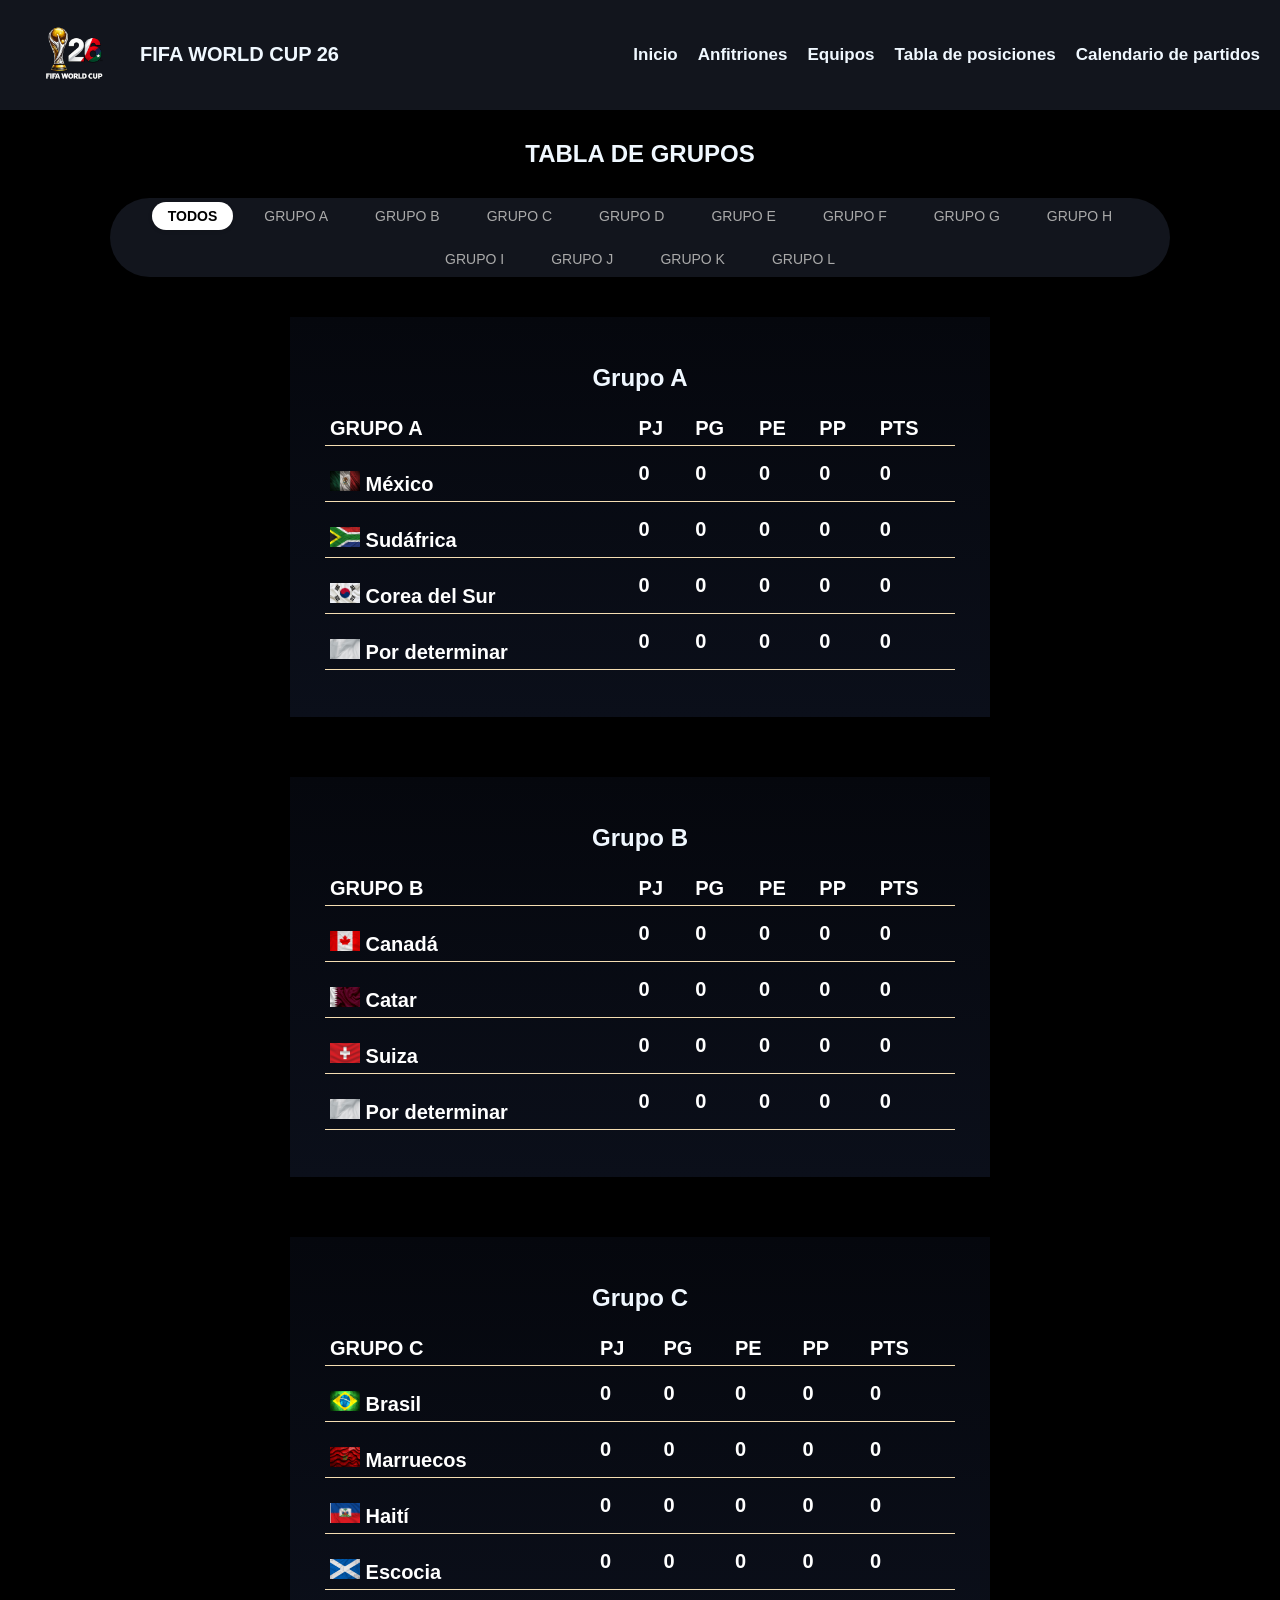
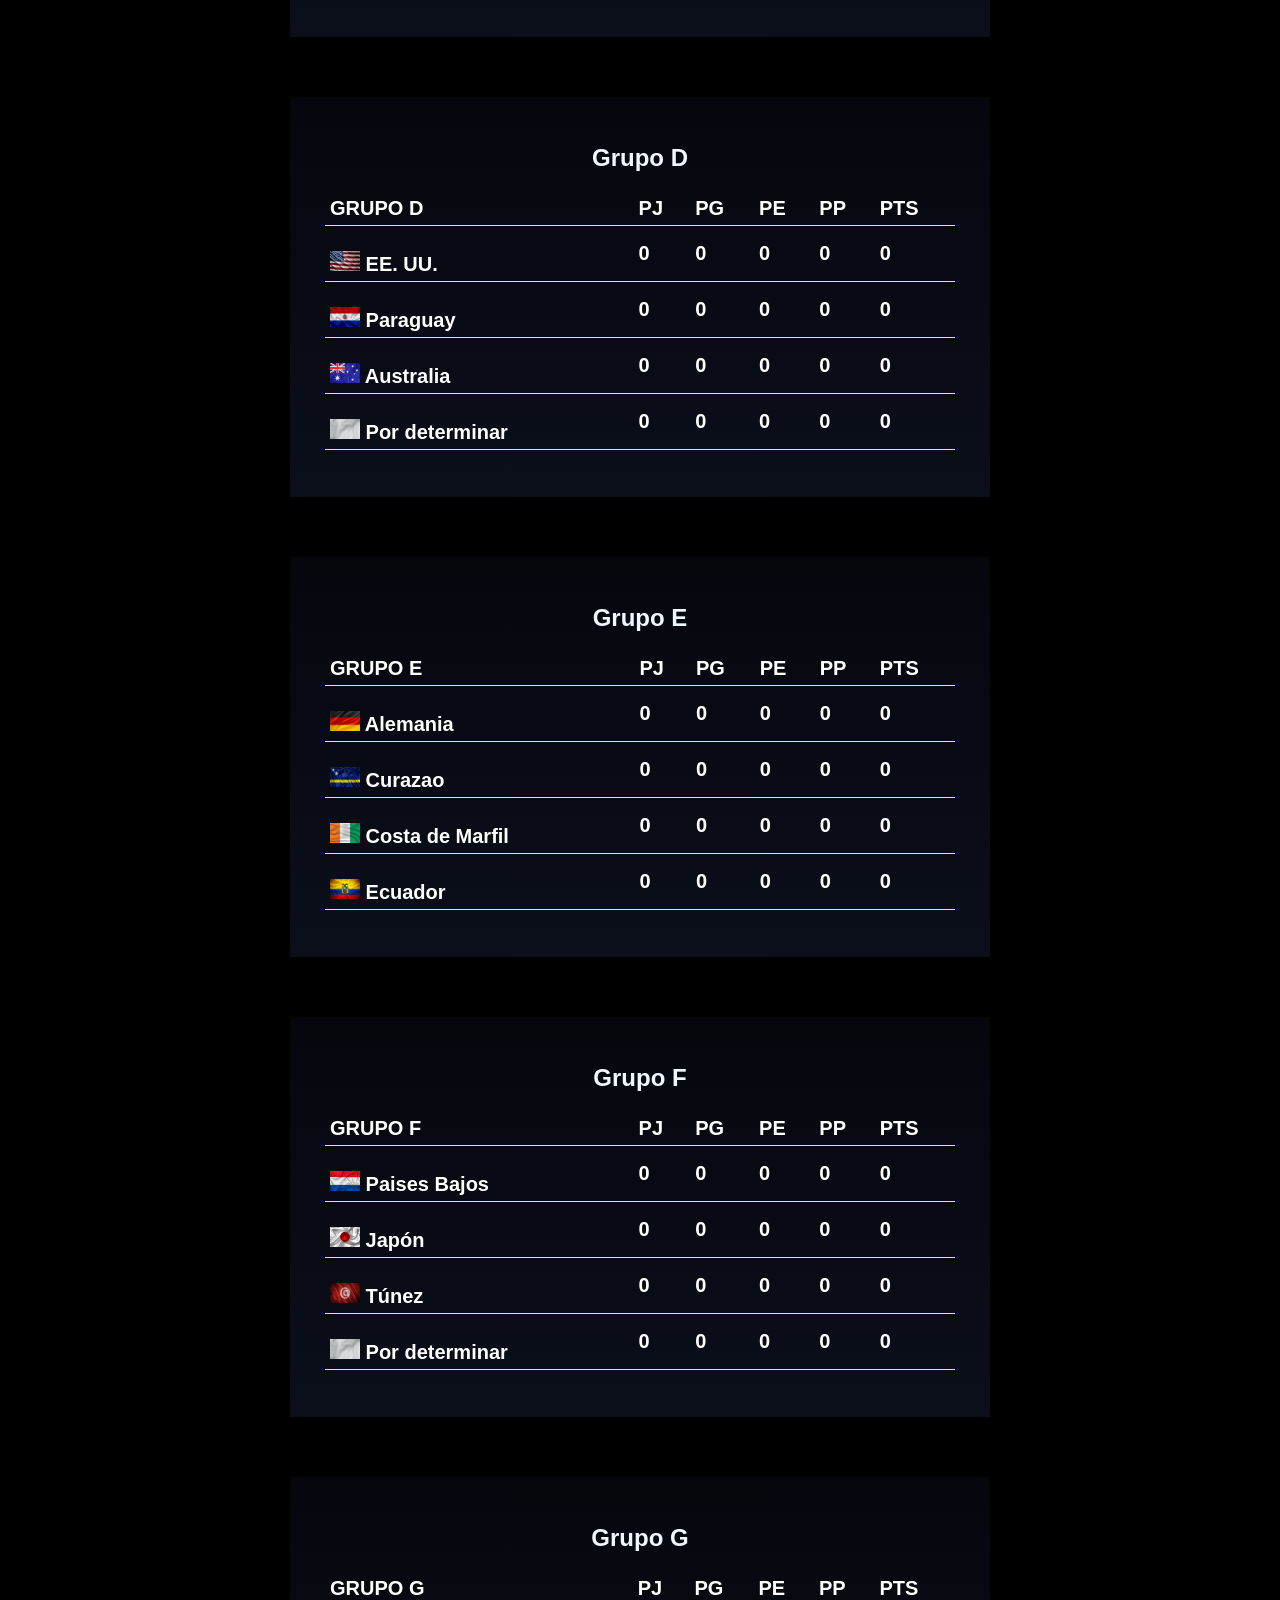
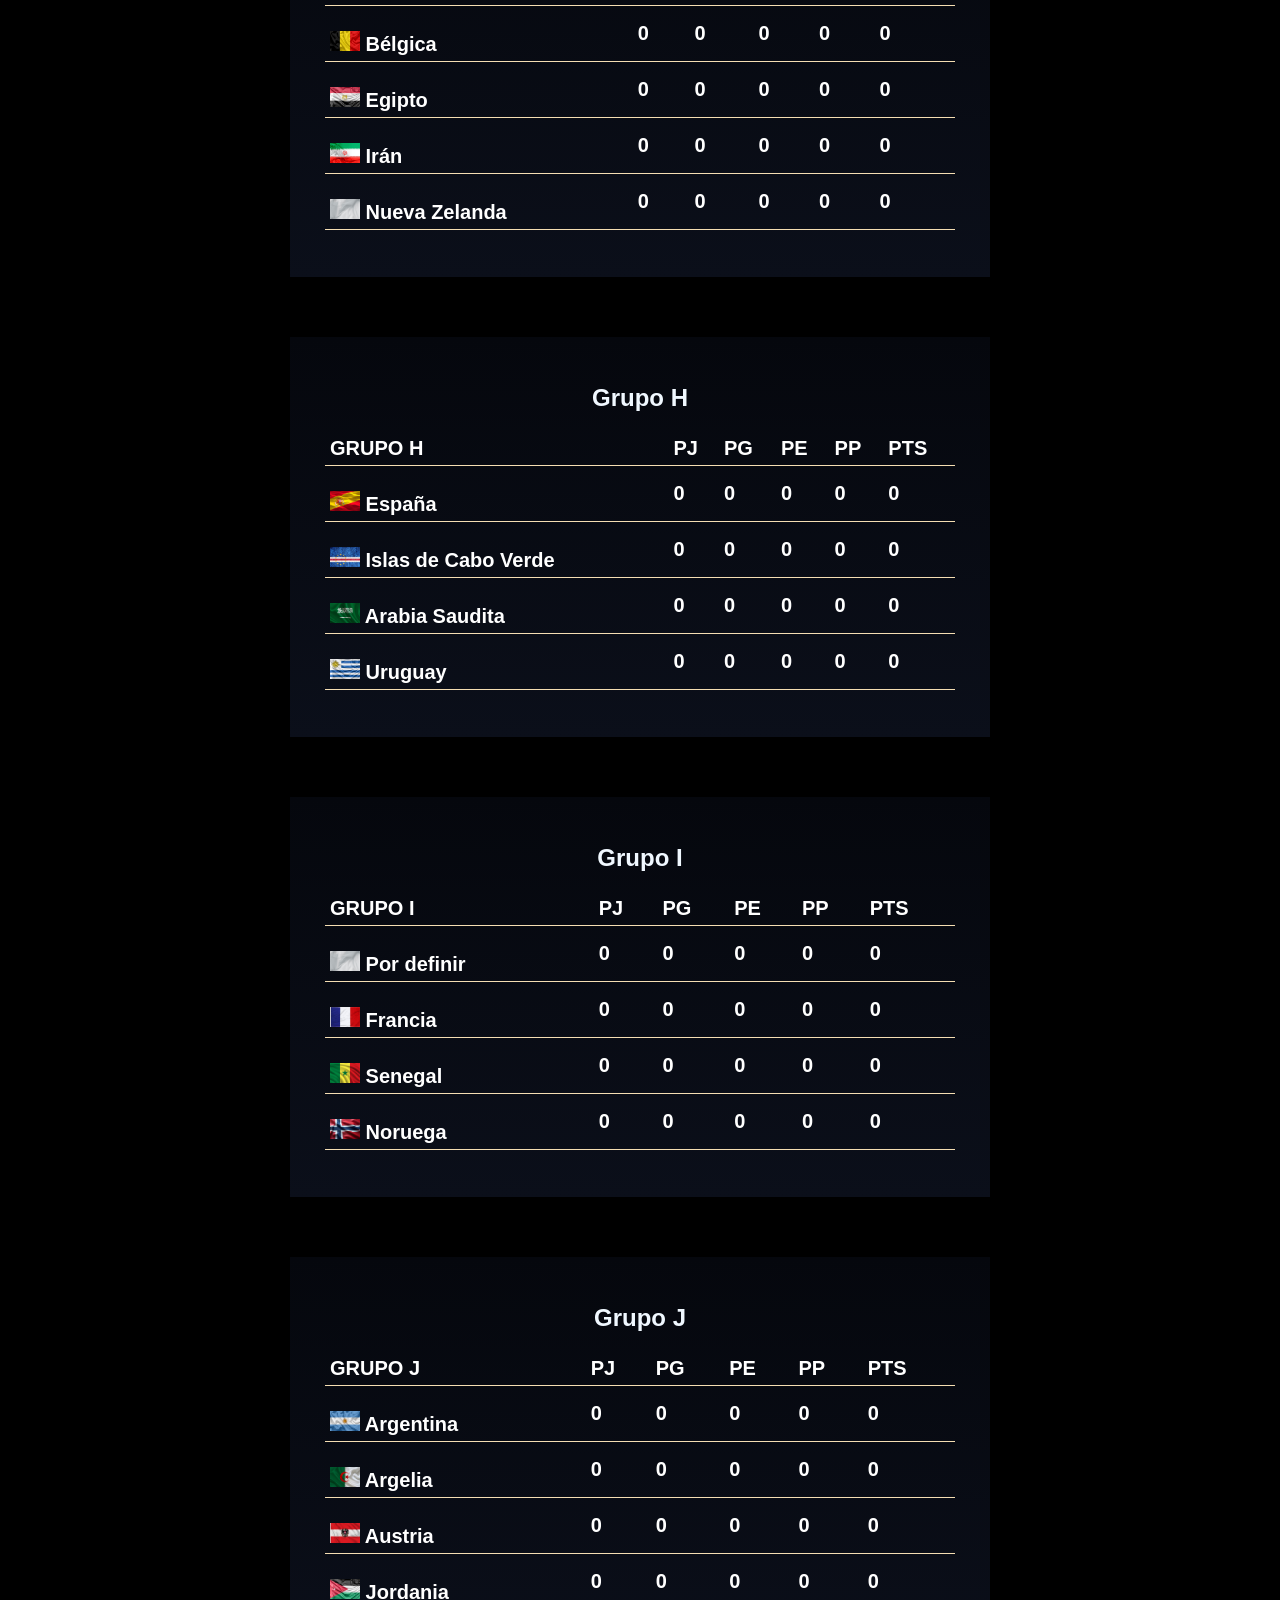
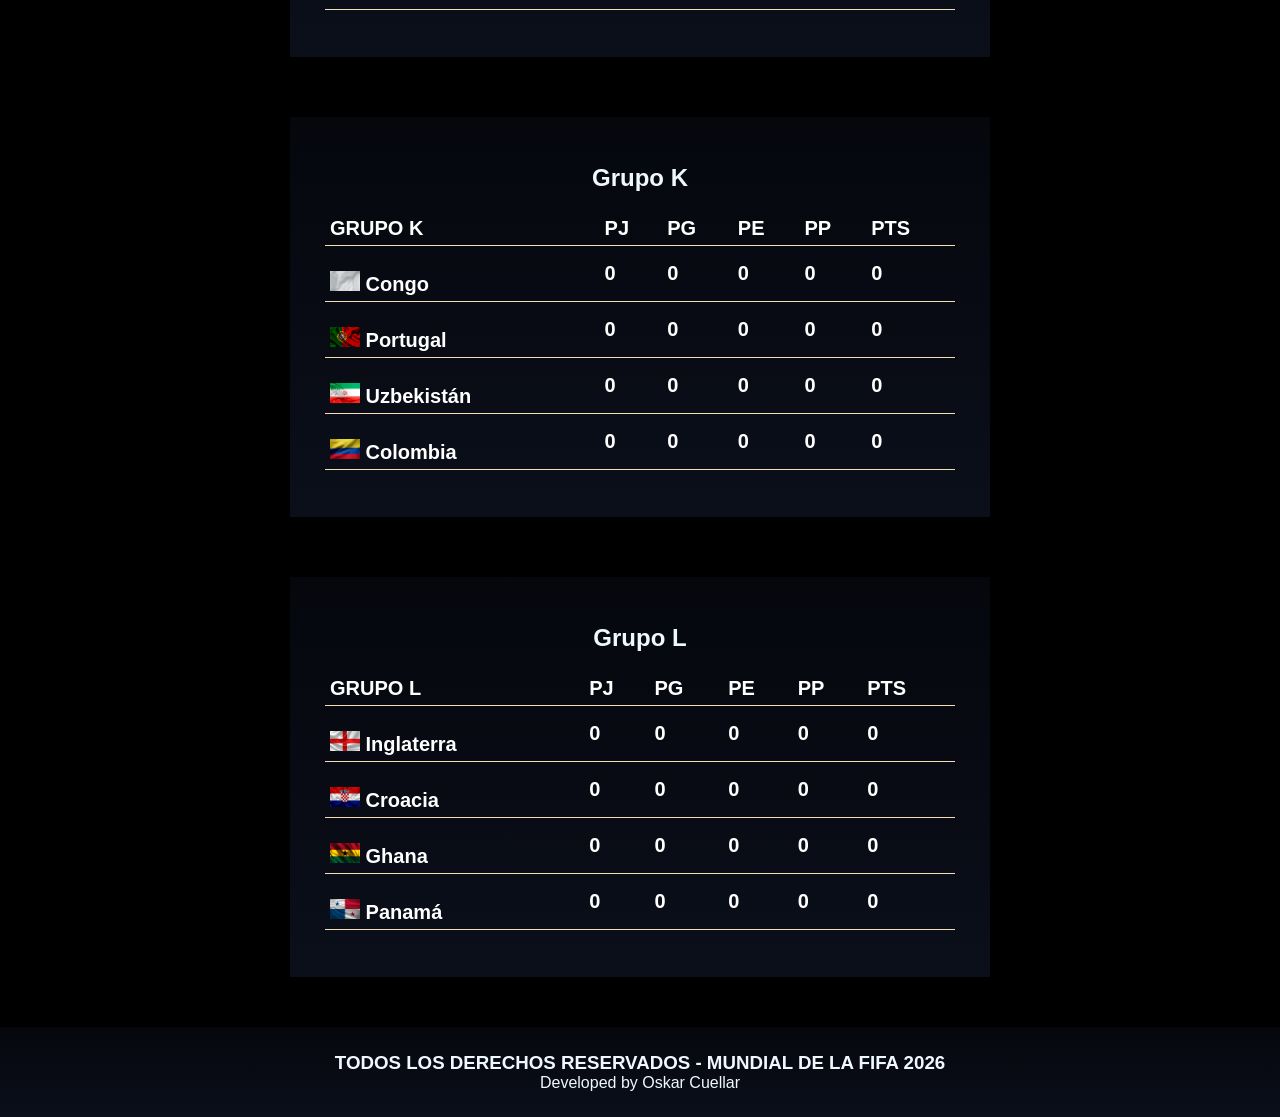
<file: tablagrupos.html>
<!DOCTYPE html>
<html lang="en">

<head>
    <meta charset="UTF-8">
    <meta name="viewport" content="width=device-width, initial-scale=1.0">
    <title>Estadios</title>
    <link rel="stylesheet" href="CSS/styletablagrupos.css">
    <script src="JS/tablagrups.js"></script>
    <link rel="stylesheet" href="CSS/responsive.css">
    <script src="JS/nav.js" defer></script>
</head>

<body>

    <header>
        <nav class="navegador">
            <div class="infos">
                <img src="images/logo.png" alt="">
                <H2>FIFA WORLD CUP 26</H2>
            </div>
            <button class="menu-btn" type="button" aria-label="Abrir menú" aria-expanded="false" aria-controls="menu-principal">
                <span></span>
                <span></span>
                <span></span>
            </button>
            <ul class="info" id="menu-principal">
                <li><a href="index.html">Inicio</a></li>
                <li><a href="anfitriones.html">Anfitriones</a></li>
                <li><a href="equipos.html">Equipos</a></li>
                <li><a href="tablaposiciones.html">Tabla de posiciones</a></li>
                <li><a href="calenpartidos.html">Calendario de partidos</a></li>

            </ul>
        </nav>
    </header>

    <section class="mid">

        <div class="titulo">
            <h1>TABLA DE GRUPOS</h1>
            <ul class="tipos">
                <li><button class="btn active" onclick="mostrarTodos(this)">TODOS</button></li>
                <li><button class="btn" onclick="filtrarGrupo('A', this)">GRUPO A</button></li>
                <li><button class="btn" onclick="filtrarGrupo('B', this)">GRUPO B</button></li>
                <li><button class="btn" onclick="filtrarGrupo('C', this)">GRUPO C</button></li>
                <li><button class="btn" onclick="filtrarGrupo('D', this)">GRUPO D</button></li>
                <li><button class="btn" onclick="filtrarGrupo('E', this)">GRUPO E</button></li>
                <li><button class="btn" onclick="filtrarGrupo('F', this)">GRUPO F</button></li>
                <li><button class="btn" onclick="filtrarGrupo('G', this)">GRUPO G</button></li>
                <li><button class="btn" onclick="filtrarGrupo('H', this)">GRUPO H</button></li>
                <li><button class="btn" onclick="filtrarGrupo('I', this)">GRUPO I</button></li>
                <li><button class="btn" onclick="filtrarGrupo('J', this)">GRUPO J</button></li>
                <li><button class="btn" onclick="filtrarGrupo('K', this)">GRUPO K</button></li>
                <li><button class="btn" onclick="filtrarGrupo('L', this)">GRUPO L</button></li>

            </ul>
            <div class="estadios">
                <div class="estadio" data-grupo="A">
                    <div class="contenegrupos">
                        <h2>Grupo A</h2>
                        <table class="Tablapos">

                            <tr>
                                <th>GRUPO A</th>
                                <th>PJ</th>
                                <th>PG</th>
                                <th>PE</th>
                                <th>PP</th>
                                <th>PTS</th>
                            </tr>
                            <tr>
                                <th class="imagen"><img src="images/banderas/banderamexico.avif" alt="">
                                    México</th>
                                <th>0</th>
                                <th>0</th>
                                <th>0</th>
                                <th>0</th>
                                <th>0</th>
                            </tr>

                            <tr>
                                <th class="imagen"><img src="images/banderas/banderasudafrica.avif" alt="">
                                    Sudáfrica</th>
                                <th>0</th>
                                <th>0</th>
                                <th>0</th>
                                <th>0</th>
                                <th>0</th>
                            </tr>

                            <tr>
                                <th class="imagen"><img src="images/banderas/banderakoreasur.jpg" alt="">
                                    Corea del Sur</th>
                                <th>0</th>
                                <th>0</th>
                                <th>0</th>
                                <th>0</th>
                                <th>0</th>
                            </tr>

                            <tr>
                                <th class="imagen"><img src="images/banderas/banderablanca.avif" alt="">
                                    Por determinar</th>
                                <th>0</th>
                                <th>0</th>
                                <th>0</th>
                                <th>0</th>
                                <th>0</th>
                            </tr>

                        </table>
                    </div>
                </div>

                <div class="estadio" data-grupo="B">
                    <div class="contenegrupos">
                        <h2>Grupo B</h2>
                        <table class="Tablapos">

                            <tr>
                                <th>GRUPO B</th>
                                <th>PJ</th>
                                <th>PG</th>
                                <th>PE</th>
                                <th>PP</th>
                                <th>PTS</th>
                            </tr>
                            <tr>
                                <th class="imagen"><img src="images/banderas/banderacanada.jpg" alt="">
                                    Canadá</th>
                                <th>0</th>
                                <th>0</th>
                                <th>0</th>
                                <th>0</th>
                                <th>0</th>
                            </tr>

                            <tr>
                                <th class="imagen"><img src="images/banderas/banderacatar.jpg" alt="">
                                    Catar</th>
                                <th>0</th>
                                <th>0</th>
                                <th>0</th>
                                <th>0</th>
                                <th>0</th>
                            </tr>

                            <tr>
                                <th class="imagen"><img src="images/banderas/banderasuiza.jpg" alt="">
                                    Suiza</th>
                                <th>0</th>
                                <th>0</th>
                                <th>0</th>
                                <th>0</th>
                                <th>0</th>
                            </tr>

                            <tr>
                                <th class="imagen"><img src="images/banderas/banderablanca.avif" alt="">
                                    Por determinar</th>
                                <th>0</th>
                                <th>0</th>
                                <th>0</th>
                                <th>0</th>
                                <th>0</th>
                            </tr>

                        </table>
                    </div>
                </div>

                <div class="estadio" data-grupo="C">
                    <div class="contenegrupos">
                        <h2>Grupo C</h2>
                        <table class="Tablapos">

                            <tr>
                                <th>GRUPO C</th>
                                <th>PJ</th>
                                <th>PG</th>
                                <th>PE</th>
                                <th>PP</th>
                                <th>PTS</th>
                            </tr>
                            <tr>
                                <th class="imagen"><img src="images/banderas/banderabrasil.jpg" alt="">
                                    Brasil</th>
                                <th>0</th>
                                <th>0</th>
                                <th>0</th>
                                <th>0</th>
                                <th>0</th>
                            </tr>

                            <tr>
                                <th class="imagen"><img src="images/banderas/banderamarruecos.jpg" alt="">
                                    Marruecos</th>
                                <th>0</th>
                                <th>0</th>
                                <th>0</th>
                                <th>0</th>
                                <th>0</th>
                            </tr>

                            <tr>
                                <th class="imagen"><img src="images/banderas/banderahaiti.jpg   " alt="">
                                    Haití</th>
                                <th>0</th>
                                <th>0</th>
                                <th>0</th>
                                <th>0</th>
                                <th>0</th>
                            </tr>

                            <tr>
                                <th class="imagen"><img src="images/banderas/banderaescocia.jfif" alt="">
                                    Escocia</th>
                                <th>0</th>
                                <th>0</th>
                                <th>0</th>
                                <th>0</th>
                                <th>0</th>
                            </tr>

                        </table>
                    </div>
                </div>

                <div class="estadio" data-grupo="D">
                    <div class="contenegrupos">
                        <h2>Grupo D</h2>
                        <table class="Tablapos">

                            <tr>
                                <th>GRUPO D</th>
                                <th>PJ</th>
                                <th>PG</th>
                                <th>PE</th>
                                <th>PP</th>
                                <th>PTS</th>
                            </tr>
                            <tr>
                                <th class="imagen"><img src="images/banderas/banderaestadosunidos.avif" alt="">
                                    EE. UU.</th>
                                <th>0</th>
                                <th>0</th>
                                <th>0</th>
                                <th>0</th>
                                <th>0</th>
                            </tr>

                            <tr>
                                <th class="imagen"><img src="images/banderas/banderaparaguay.jpg" alt="">
                                    Paraguay</th>
                                <th>0</th>
                                <th>0</th>
                                <th>0</th>
                                <th>0</th>
                                <th>0</th>
                            </tr>

                            <tr>
                                <th class="imagen"><img src="images/banderas/banderaaustralia.avif" alt="">
                                    Australia</th>
                                <th>0</th>
                                <th>0</th>
                                <th>0</th>
                                <th>0</th>
                                <th>0</th>
                            </tr>

                            <tr>
                                <th class="imagen"><img src="images/banderas/banderablanca.avif" alt="">
                                    Por determinar</th>
                                <th>0</th>
                                <th>0</th>
                                <th>0</th>
                                <th>0</th>
                                <th>0</th>
                            </tr>

                        </table>
                    </div>
                </div>

                <div class="estadio" data-grupo="E">
                    <div class="contenegrupos">
                        <h2>Grupo E</h2>
                        <table class="Tablapos">

                            <tr>
                                <th>GRUPO E</th>
                                <th>PJ</th>
                                <th>PG</th>
                                <th>PE</th>
                                <th>PP</th>
                                <th>PTS</th>
                            </tr>
                            <tr>
                                <th class="imagen"><img src="images/banderas/banderaalemania.jpg" alt="">
                                    Alemania</th>
                                <th>0</th>
                                <th>0</th>
                                <th>0</th>
                                <th>0</th>
                                <th>0</th>
                            </tr>

                            <tr>
                                <th class="imagen"><img src="images/banderas/banderacurazao.jpg" alt="">
                                    Curazao</th>
                                <th>0</th>
                                <th>0</th>
                                <th>0</th>
                                <th>0</th>
                                <th>0</th>
                            </tr>

                            <tr>
                                <th class="imagen"><img src="images/banderas/banderacostademarfil.jpg" alt="">
                                    Costa de Marfil</th>
                                <th>0</th>
                                <th>0</th>
                                <th>0</th>
                                <th>0</th>
                                <th>0</th>
                            </tr>

                            <tr>
                                <th class="imagen"><img src="images/banderas/banderaecuador.jpg" alt="">
                                    Ecuador</th>
                                <th>0</th>
                                <th>0</th>
                                <th>0</th>
                                <th>0</th>
                                <th>0</th>
                            </tr>

                        </table>
                    </div>
                </div>

                <div class="estadio" data-grupo="F">
                    <div class="contenegrupos">
                        <h2>Grupo F</h2>
                        <table class="Tablapos">

                            <tr>
                                <th>GRUPO F</th>
                                <th>PJ</th>
                                <th>PG</th>
                                <th>PE</th>
                                <th>PP</th>
                                <th>PTS</th>
                            </tr>
                            <tr>
                                <th class="imagen"><img src="images/banderas/banderapaisesbajos.jpg" alt="">
                                    Paises Bajos</th>
                                <th>0</th>
                                <th>0</th>
                                <th>0</th>
                                <th>0</th>
                                <th>0</th>
                            </tr>

                            <tr>
                                <th class="imagen"><img src="images/banderas/banderajapon.jpg" alt="">
                                    Japón</th>
                                <th>0</th>
                                <th>0</th>
                                <th>0</th>
                                <th>0</th>
                                <th>0</th>
                            </tr>

                            <tr>
                                <th class="imagen"><img src="images/banderas/banderatunez.avif" alt="">
                                    Túnez</th>
                                <th>0</th>
                                <th>0</th>
                                <th>0</th>
                                <th>0</th>
                                <th>0</th>
                            </tr>

                            <tr>
                                <th class="imagen"><img src="images/banderas/banderablanca.avif" alt="">
                                    Por determinar</th>
                                <th>0</th>
                                <th>0</th>
                                <th>0</th>
                                <th>0</th>
                                <th>0</th>
                            </tr>

                        </table>
                    </div>
                </div>

                <div class="estadio" data-grupo="G">
                    <div class="contenegrupos">
                        <h2>Grupo G</h2>
                        <table class="Tablapos">

                            <tr>
                                <th>GRUPO G</th>
                                <th>PJ</th>
                                <th>PG</th>
                                <th>PE</th>
                                <th>PP</th>
                                <th>PTS</th>
                            </tr>
                            <tr>
                                <th class="imagen"><img src="images/banderas/banderabelgica.jpg" alt="">
                                    Bélgica</th>
                                <th>0</th>
                                <th>0</th>
                                <th>0</th>
                                <th>0</th>
                                <th>0</th>
                            </tr>

                            <tr>
                                <th class="imagen"><img src="images/banderas/banderaegipto.avif" alt="">
                                    Egipto</th>
                                <th>0</th>
                                <th>0</th>
                                <th>0</th>
                                <th>0</th>
                                <th>0</th>
                            </tr>

                            <tr>
                                <th class="imagen"><img src="images/banderas/banderairan.jpg" alt="">
                                    Irán</th>
                                <th>0</th>
                                <th>0</th>
                                <th>0</th>
                                <th>0</th>
                                <th>0</th>
                            </tr>

                            <tr>
                                <th class="imagen"><img src="images/banderas/banderablanca.avif" alt="">
                                    Nueva Zelanda</th>
                                <th>0</th>
                                <th>0</th>
                                <th>0</th>
                                <th>0</th>
                                <th>0</th>
                            </tr>

                        </table>
                    </div>
                </div>

                <div class="estadio" data-grupo="H">
                    <div class="contenegrupos">
                        <h2>Grupo H</h2>
                        <table class="Tablapos">

                            <tr>
                                <th>GRUPO H</th>
                                <th>PJ</th>
                                <th>PG</th>
                                <th>PE</th>
                                <th>PP</th>
                                <th>PTS</th>
                            </tr>
                            <tr>
                                <th class="imagen"><img src="images/banderas/banderaespaña.avif" alt="">
                                    España</th>
                                <th>0</th>
                                <th>0</th>
                                <th>0</th>
                                <th>0</th>
                                <th>0</th>
                            </tr>

                            <tr>
                                <th class="imagen"><img src="images/banderas/banderaisladecaboverde.avif" alt="">
                                    Islas de Cabo Verde</th>
                                <th>0</th>
                                <th>0</th>
                                <th>0</th>
                                <th>0</th>
                                <th>0</th>
                            </tr>

                            <tr>
                                <th class="imagen"><img src="images/banderas/banderaarabiasaudi.jpg" alt="">
                                    Arabia Saudita</th>
                                <th>0</th>
                                <th>0</th>
                                <th>0</th>
                                <th>0</th>
                                <th>0</th>
                            </tr>

                            <tr>
                                <th class="imagen"><img src="images/banderas/banderauru.avif" alt="">
                                    Uruguay</th>
                                <th>0</th>
                                <th>0</th>
                                <th>0</th>
                                <th>0</th>
                                <th>0</th>
                            </tr>

                        </table>
                    </div>
                </div>

                <div class="estadio" data-grupo="I">
                    <div class="contenegrupos">
                        <h2>Grupo I</h2>
                        <table class="Tablapos">

                            <tr>
                                <th>GRUPO I</th>
                                <th>PJ</th>
                                <th>PG</th>
                                <th>PE</th>
                                <th>PP</th>
                                <th>PTS</th>
                            </tr>
                            <tr>
                                <th class="imagen"><img src="images/banderas/banderablanca.avif" alt="">
                                    Por definir</th>
                                <th>0</th>
                                <th>0</th>
                                <th>0</th>
                                <th>0</th>
                                <th>0</th>
                            </tr>

                            <tr>
                                <th class="imagen"><img src="images/banderas/banderafrancia.jpg" alt="">
                                    Francia</th>
                                <th>0</th>
                                <th>0</th>
                                <th>0</th>
                                <th>0</th>
                                <th>0</th>
                            </tr>

                            <tr>
                                <th class="imagen"><img src="images/banderas/banderasenegal.jpg" alt="">
                                    Senegal</th>
                                <th>0</th>
                                <th>0</th>
                                <th>0</th>
                                <th>0</th>
                                <th>0</th>
                            </tr>

                            <tr>
                                <th class="imagen"><img src="images/banderas/banderanoruega.jpg" alt="">
                                    Noruega</th>
                                <th>0</th>
                                <th>0</th>
                                <th>0</th>
                                <th>0</th>
                                <th>0</th>
                            </tr>

                        </table>
                    </div>
                </div>

                <div class="estadio" data-grupo="J">
                    <div class="contenegrupos">
                        <h2>Grupo J</h2>
                        <table class="Tablapos">

                            <tr>
                                <th>GRUPO J</th>
                                <th>PJ</th>
                                <th>PG</th>
                                <th>PE</th>
                                <th>PP</th>
                                <th>PTS</th>
                            </tr>
                            <tr>
                                <th class="imagen"><img src="images/banderas/banderaargentina.jpg" alt="">
                                    Argentina</th>
                                <th>0</th>
                                <th>0</th>
                                <th>0</th>
                                <th>0</th>
                                <th>0</th>
                            </tr>

                            <tr>
                                <th class="imagen"><img src="images/banderas/banderaargelia.jpg" alt="">
                                    Argelia</th>
                                <th>0</th>
                                <th>0</th>
                                <th>0</th>
                                <th>0</th>
                                <th>0</th>
                            </tr>

                            <tr>
                                <th class="imagen"><img src="images/banderas/banderaaustria.jpg" alt="">
                                    Austria</th>
                                <th>0</th>
                                <th>0</th>
                                <th>0</th>
                                <th>0</th>
                                <th>0</th>
                            </tr>

                            <tr>
                                <th class="imagen"><img src="images/banderas/banderajordania.avif" alt="">
                                    Jordania</th>
                                <th>0</th>
                                <th>0</th>
                                <th>0</th>
                                <th>0</th>
                                <th>0</th>
                            </tr>

                        </table>
                    </div>
                </div>

                <div class="estadio" data-grupo="K">
                    <div class="contenegrupos">
                        <h2>Grupo K</h2>
                        <table class="Tablapos">

                            <tr>
                                <th>GRUPO K</th>
                                <th>PJ</th>
                                <th>PG</th>
                                <th>PE</th>
                                <th>PP</th>
                                <th>PTS</th>
                            </tr>
                            <tr>
                                <th class="imagen"><img src="images/banderas/banderablanca.avif" alt="">
                                    Congo</th>
                                <th>0</th>
                                <th>0</th>
                                <th>0</th>
                                <th>0</th>
                                <th>0</th>
                            </tr>

                            <tr>
                                <th class="imagen"><img src="images/banderas/banderaportugal.jpg" alt="">
                                    Portugal</th>
                                <th>0</th>
                                <th>0</th>
                                <th>0</th>
                                <th>0</th>
                                <th>0</th>
                            </tr>

                            <tr>
                                <th class="imagen"><img src="images/banderas/banderairan.jpg" alt="">
                                    Uzbekistán</th>
                                <th>0</th>
                                <th>0</th>
                                <th>0</th>
                                <th>0</th>
                                <th>0</th>
                            </tr>

                            <tr>
                                <th class="imagen"><img src="images/banderas/banderacolombia.jfif" alt="">
                                    Colombia</th>
                                <th>0</th>
                                <th>0</th>
                                <th>0</th>
                                <th>0</th>
                                <th>0</th>
                            </tr>

                        </table>
                    </div>
                </div>

                <div class="estadio" data-grupo="L">
                    <div class="contenegrupos">
                        <h2>Grupo L</h2>
                        <table class="Tablapos">

                            <tr>
                                <th>GRUPO L</th>
                                <th>PJ</th>
                                <th>PG</th>
                                <th>PE</th>
                                <th>PP</th>
                                <th>PTS</th>
                            </tr>
                            <tr>
                                <th class="imagen"><img src="images/banderas/banderainglaterra.jpg" alt="">
                                    Inglaterra</th>
                                <th>0</th>
                                <th>0</th>
                                <th>0</th>
                                <th>0</th>
                                <th>0</th>
                            </tr>

                            <tr>
                                <th class="imagen"><img src="images/banderas/banderacroacia.jpg" alt="">
                                    Croacia</th>
                                <th>0</th>
                                <th>0</th>
                                <th>0</th>
                                <th>0</th>
                                <th>0</th>
                            </tr>

                            <tr>
                                <th class="imagen"><img src="images/banderas/banderaghana.avif" alt="">
                                    Ghana</th>
                                <th>0</th>
                                <th>0</th>
                                <th>0</th>
                                <th>0</th>
                                <th>0</th>
                            </tr>

                            <tr>
                                <th class="imagen"><img src="images/banderas/banderapanama.jpg" alt="">
                                    Panamá</th>
                                <th>0</th>
                                <th>0</th>
                                <th>0</th>
                                <th>0</th>
                                <th>0</th>
                            </tr>

                        </table>
                    </div>
                </div>

                
            </div>

        </div>



    </section>

    <footer class="foot">
        <div class="derechos">
            <h3>TODOS LOS DERECHOS RESERVADOS - MUNDIAL DE LA FIFA 2026</h3>
            <p>Developed by Oskar Cuellar</p>
        </div>
    </footer>

</body>

</html>
</file>
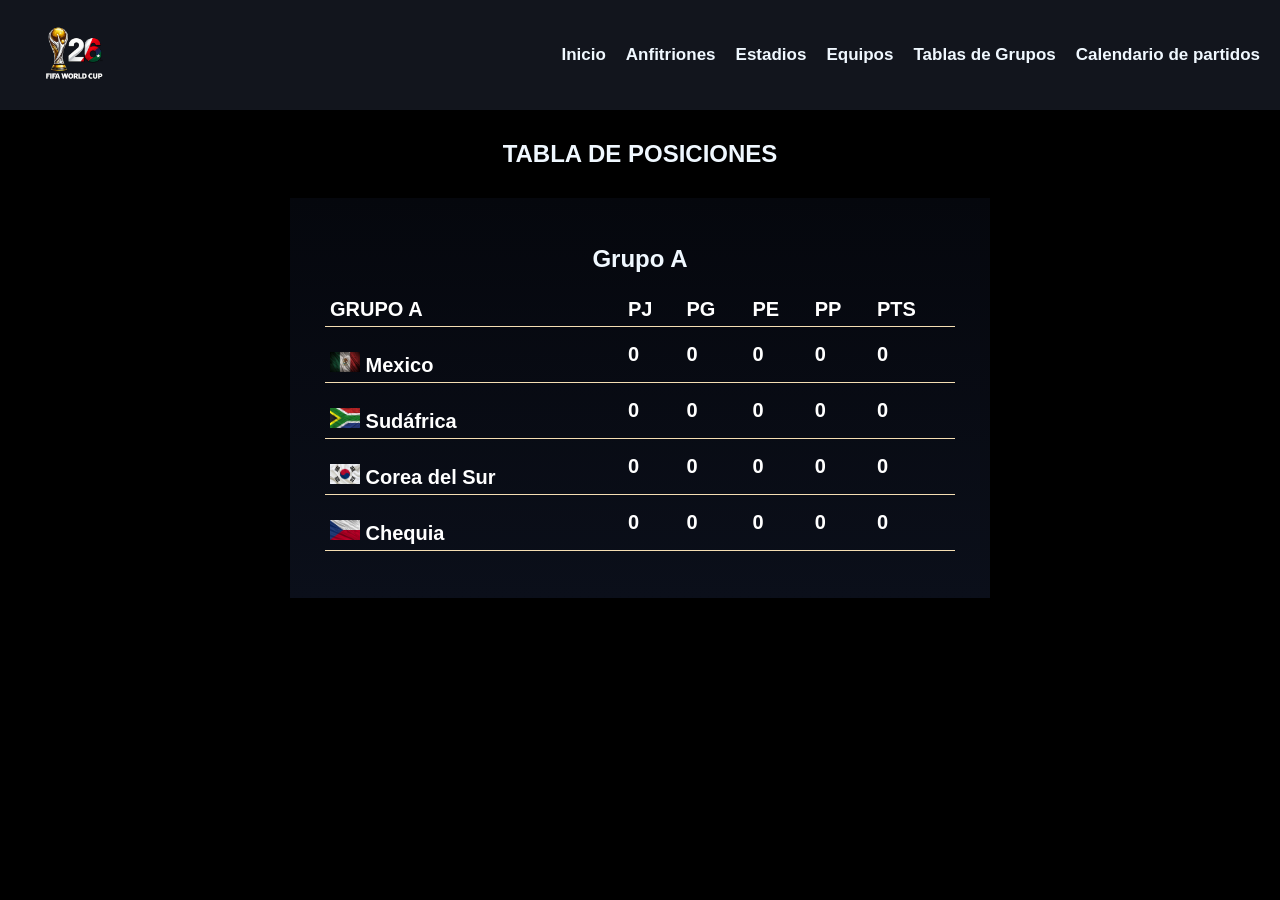
<file: tablaposiciones.html>
<!DOCTYPE html>
<html lang="en">

<head>
    <meta charset="UTF-8">
    <meta name="viewport" content="width=device-width, initial-scale=1.0">
    <title>Tabla de posiciones</title>
    <link rel="stylesheet" href="CSS/styletablagrupos.css">
    <link rel="stylesheet" href="CSS/responsive.css">
    <script src="JS/nav.js" defer></script>
</head>

<body>
    <header>
        <nav class="navegador">
            <div class="infos">
                <img src="images/logo.png" alt="">
            </div>
            <button class="menu-btn" type="button" aria-label="Abrir menú" aria-expanded="false" aria-controls="menu-principal">
                <span></span>
                <span></span>
                <span></span>
            </button>
            <ul class="info" id="menu-principal">
                <li><a href="index.html">Inicio</a></li>
                <li><a href="anfitriones.html">Anfitriones</a></li>
                <li><a href="estadios.html">Estadios</a></li>
                <li><a href="equipos.html">Equipos</a></li>
                <li><a href="tablagrupos.html">Tablas de Grupos</a></li>
                <li><a href="calenpartidos.html">Calendario de partidos</a></li>

            </ul>
        </nav>
    </header>

    <section class="mid">

        <div class="titulo">
            <h1>TABLA DE POSICIONES</h1>

            <div class="estadios">
                <div class="estadio" data-grupo="A">
                    <div class="contenegrupos">
                        <h2>Grupo A</h2>
                        <table class="Tablapos">

                            <tr>
                                <th>GRUPO A</th>
                                <th>PJ</th>
                                <th>PG</th>
                                <th>PE</th>
                                <th>PP</th>
                                <th>PTS</th>
                            </tr>
                            <tr>
                                <th class="imagen"><img src="images/banderas/banderamexico.avif" alt="">
                                    Mexico</th>
                                <th>0</th>
                                <th>0</th>
                                <th>0</th>
                                <th>0</th>
                                <th>0</th>
                            </tr>

                            <tr>
                                <th class="imagen"><img src="images/banderas/banderasudafrica.avif" alt="">
                                    Sudáfrica</th>
                                <th>0</th>
                                <th>0</th>
                                <th>0</th>
                                <th>0</th>
                                <th>0</th>
                            </tr>

                            <tr>
                                <th class="imagen"><img src="images/banderas/banderakoreasur.jpg" alt="">
                                    Corea del Sur</th>
                                <th>0</th>
                                <th>0</th>
                                <th>0</th>
                                <th>0</th>
                                <th>0</th>
                            </tr>

                            <tr>
                                <th class="imagen"><img src="images/banderas/banderachequia.jfif" alt="">
                                    Chequia</th>
                                <th>0</th>
                                <th>0</th>
                                <th>0</th>
                                <th>0</th>
                                <th>0</th>
                            </tr>

                        </table>
                    </div>
                </div>

                

            </div>
    </section>

</body>

</html>
</file>
<file: CSS/style.css>
*{
    margin: 0;
    padding: 0;
    box-sizing: border-box;
    font-family: Arial, Helvetica, sans-serif;
}

body {
    background: black
}

.navegador {
    display: flex;
    justify-content: space-between;
    background: rgba(20, 23, 31, 0.95);
    align-items: center;
    width: 100%;
    height: 110px;
    position: fixed;
    padding: 5px 20px;
    top: 0;
    

}

.navegador img {
    background-position: center;
    background-size: cover;
    width: 150px;
}



.info {
    display: flex;
    gap: 50px;
    list-style: none;
    transition: 03s;
    padding-right: 20px;
}

.info a {
    text-decoration: none;
    color: aliceblue;
    font-weight: 600;
    font-size: 20px;
    transition: 0.3s ease;
    display: block;
}

.infos {
    display: flex;
    gap: 10px;
    align-items: center;

}

.tiempoindi{
    padding-right: 15px;
    
}

.mensa{
    color: aliceblue;
    text-align: center;
    padding-top: 5px;
}

.regresivo{
    display: flex;
    gap: 45px;
    justify-content: space-between;
    
}

nav h2 {
    color: aliceblue;
    font-size: 25px;
}

.indicador{
    display: flex;
    gap: 40px;
    justify-content: space-between;
    padding: 0px 5px 0px 3px;
}

.indicador h3{
    color: aliceblue;
    font-size: 15px;
}
.submenu {
    display: none;
    position: absolute;
    background: rgba(20, 23, 31, 0.95);
    top: 100%;
    list-style: none;
    padding: 20px 40px;
}

.submenu li {
    border-bottom: 1px solid white;
}

.info li:hover .submenu {
    display: block;
}

.info {
    display: flex;
    gap: 30px;
    list-style: none;
}

.info li {
    position: relative;
}

.info a {
    text-decoration: none;
    color: aliceblue;
    font-weight: 600;
    font-size: 20px;
    transition: 0.3s ease;
    display: block;
}

.info a:hover {
    color: #14213d;

}

.Top {
    color: white;
    height: 900px;
    text-align: center;
    background: url("../images/fotoindex.png") center/cover no-repeat;
    background-size: cover;
    display: flex;
    justify-content: center;
    align-items: center;
    margin-top: 105px;
}

.Top h1 {
    font-size: 70px;
}

.tiempomundial{
    align-items: center;
}

.marca{
    display: flex;
    justify-content: center;
    margin-top: 20px ;
    gap: 10px;

}

.mid {
    display: flex;
    justify-content: center;
    align-items: center;
    height: 60vh;
    gap: 20px;

}

.iz {
    width: 25%;
    height: 85%;
    border-radius: 10px;
    background: linear-gradient(0deg, #0b0f1a, #05070d);
    border: 1px #222725 solid;
    display: flex;
    justify-content: center;
    align-items: center;


}

.mi {
    width: 33%;
    height: 85%;
    border-radius: 10px;
    background: linear-gradient(0deg, #0b0f1a, #05070d);
    border: 1px #222725 solid;
    display: flex;
    align-items: center;
    justify-content: center;


}

.der {
    width: 33%;
    height: 85%;
    border-radius: 10px;
    background: linear-gradient(0deg, #0b0f1a, #05070d);
    border: 1px #222725 solid;
    display: flex;
    justify-content: center;
    align-items: center;
}

.bot {
    display: flex;
    justify-content: center;
    align-items: center;
    height: 35vh;
    padding-bottom: 20px;
}

.gen {
    width: 98%;
    height: 100%;
    border-radius: 10px;
    background: linear-gradient(0deg, #0b0f1a, #05070d);
    border: 1px #222725 solid;
    display: flex;
    align-items: center;
    justify-content: center;

}

.contenebot{
    width: 100%;
}

.titulo {
    color: aliceblue;
    font-size: 16px;
    padding: 0px 0px 20px 0px;
    text-align: center;

}



.contenido {
    color: aliceblue;
    text-align: center;

}

.contenido img {
    width: 140px;
    height: 80px;
}

.contenido h1 {
    color: aliceblue;
    padding: 20px 0px;

}

.contenido h3 {
    padding: 20px 0px 10px 0px;
}

.enfrenta {
    display: flex;
    gap: 20px;
    justify-content: space-between;
    
}

.botmid {
    text-align: center;
    gap: 20px;
    flex-wrap: wrap;
    color: aliceblue;
}

.botmid h5{
    padding: 5px;
}

.Tablapos {
    text-align: left;
    width: 100%;
    border-collapse: collapse;
    color: white;
    font-size: 20px;
}

.Tablapos th,
.Tablapos td {
    border-bottom: 1px solid wheat;
    padding: 5px;
}

.imagen img {
    width: 30px;
    height: 20px;
}

.contene {
    width: 98%;
    font-size: 25px;
    text-align: center;
    color: aliceblue;

}

.titulomi {
    color: aliceblue;
    font-size: 16px;
    padding: 40px 20px 10px 10px;
    text-align: center;

}

.boton{
    display: flex;
    justify-content: center;
}

.botonmid {
    background: linear-gradient(0deg, #0b0f1a, #05070d);
    margin: 15px;
    color: white;
    display: flex;
    justify-content: center;
    width: 300px;
    padding: 12px 25px;
    border-radius: 6px;
    cursor: pointer;
    transition: 0.3s;
    border: 1px solid gray;
}

.botonmid a {
    text-decoration: none;
    color: aliceblue;
    font-weight: 600;
    font-size: 16px;
    transition: 0.3s ease;
    display: block;
}

.botonmid a:hover {
    color: #14213d;

}

.titulode {
    color: aliceblue;
    font-size: 16px;
    text-align: center;
}

.contenedorder{
    width: 98%;
}

.partido {
    display: flex;
    background-color: #1b264f;
    border-radius: 5px;
    margin: 10px;
    transition: 0.3s;
    color: aliceblue;
}

.partido:hover {
    transform: translateY(-5px);
}

.equipos {
    width: 65%;
}

.equipo {
    display: flex;
    padding: 10px 0px;
    gap: 10px;
}

.equipo img {
    width: 40px;
    height: 26px;
    display: flex;
    justify-content: center;
}

.goles {
    padding: 10px 0px;
}

.tiempo {
    width: 35%;
    display: flex;
    justify-content: center;
    align-items: center;
}

.tiempo span {
    color: green;
}

.card {
    position: relative;
    border-radius: 15px;
}

.linea-tiempo {
    position: absolute;
    top: 10px;
    right: 20px;
    width: 20px;
    height: 3px;
    background: green;
    animation: tiempo 0.8s linear infinite alternate;
}

@keyframes tiempo {
    0% {
        transform: translateX(0);
    }

    100% {
        transform: translateX(-30px);
    }
}

.titulobot {
    color: aliceblue;
    padding: 0px 0px 10px 20px;
    
}

.programacion {
    width: 100%;
    display: flex;
    flex-wrap: wrap;
    justify-content: center;
    margin-top: 5px;
    gap: 15px;

}

.encuentros {
    color: aliceblue;
    text-align: center;
    background: #14213d;
    padding: 10px;
    width: 32%;
    height: 80%;
    transition: 0.3s;
    border-radius: 5px;

}

.encuentros:hover {
    transform: translateY(-5px);
}

.encuentro {
    display: flex;
    justify-content: center;
    gap: 10px;
}

.encuentro img {
    width: 40px;
    height: 26px;
    display: flex;
}

.encuentroinfo {
    padding: 10px;
}

.btncalen {
    display: flex;
    justify-content: center;
    margin-top: 10px;
}

.btncalendario {
    background: linear-gradient(0deg, #0b0f1a, #05070d);
    color: white;
    padding: 12px 25px;
    border-radius: 6px;
    cursor: pointer;
    transition: 0.3s;
    border: 1px solid gray;
}

.btncalendario a {
    text-decoration: none;
    color: aliceblue;
    font-weight: 600;
    font-size: 16px;
    transition: 0.3s ease;
    display: block;
}

.btncalendario a:hover {
    color: #14213d;
}

.foot {
    background: linear-gradient(0deg, #0b0f1a, #05070d);
    height: 10vh;
    display: flex;
    color: aliceblue;
    align-items: center;
    justify-content: center;
}

.derechos {
    text-align: center;
}
/* ============================================================
   Responsive
   ============================================================ */
@media (max-width: 1024px) {
    .Top {
        height: 60vh;
        min-height: 380px;
    }

    .Top h1 {
        font-size: 44px;
    }

    .mid {
        flex-wrap: wrap;
        height: auto;
        padding: 20px 15px;
        gap: 15px;
    }

    .iz,
    .mi,
    .der {
        width: 100%;
        height: auto;
        padding: 20px 10px;
    }

    .bot {
        height: auto;
        padding: 0 15px 20px 15px;
    }

    .gen {
        height: auto;
        padding: 15px 0;
    }

    .encuentros {
        width: 47%;
    }
}

@media (max-width: 700px) {
    .Top {
        height: 45vh;
        min-height: 260px;
        margin-top: 110px;
    }

    .Top h1 {
        font-size: 30px;
    }

    .titulo,
    .titulomi,
    .titulode {
        padding: 10px 5px;
    }

    .contenido img {
        width: 90px;
        height: 55px;
    }

    .contenido h1 {
        font-size: 22px;
        padding: 10px 0;
    }

    .botmid h3 {
        font-size: 15px;
    }

    .botmid h5 {
        font-size: 11px;
    }

    .Tablapos {
        font-size: 13px;
    }

    .Tablapos th,
    .Tablapos td {
        padding: 4px 2px;
    }

    .contene {
        font-size: 18px;
    }

    .botonmid {
        width: 100%;
        max-width: 300px;
        margin: 12px 0;
    }

    .encuentros {
        width: 100%;
    }

    .equipo img {
        width: 30px;
        height: 20px;
    }

    .partido {
        font-size: 13px;
    }

    .titulobot {
        padding: 0 0 10px 10px;
    }

    .foot {
        height: auto;
        min-height: 10vh;
        padding: 18px 15px;
    }

    .derechos h3 {
        font-size: 14px;
    }

    .derechos p {
        font-size: 12px;
    }
}
</file>
<file: CSS/responsive.css>
/* ============================================================
   Responsive del navegador - compartido por todas las paginas.
   Se enlaza despues de la hoja propia de cada pagina, por eso
   puede sobrescribir sin necesidad de !important.
   ============================================================ */

/* --- Ajustes base, aplican en cualquier tamano --- */
html {
    -webkit-text-size-adjust: 100%;
    text-size-adjust: 100%;
}

body {
    overflow-x: hidden;
}

img {
    max-width: 100%;
}

/* style.css era la unica hoja sin z-index en el nav */
.navegador {
    z-index: 100;
}

/* Boton hamburguesa: oculto en escritorio */
.menu-btn {
    display: none;
    background: none;
    border: 0;
    padding: 10px;
    cursor: pointer;
    line-height: 0;
}

.menu-btn span {
    display: block;
    width: 28px;
    height: 3px;
    margin: 5px 0;
    background: aliceblue;
    border-radius: 2px;
    transition: 0.3s ease;
}

/* Las tres barras se vuelven una X al abrir */
.menu-btn.abierto span:nth-child(1) {
    transform: translateY(8px) rotate(45deg);
}

.menu-btn.abierto span:nth-child(2) {
    opacity: 0;
}

.menu-btn.abierto span:nth-child(3) {
    transform: translateY(-8px) rotate(-45deg);
}

/* ============================================================
   Pantallas medianas: el nav todavia cabe, solo hay que apretarlo
   ============================================================ */
@media (max-width: 1300px) {
    .navegador {
        padding: 5px 20px;
    }

    .navegador img {
        width: 110px;
    }

    nav h2 {
        font-size: 20px;
    }

    .info {
        gap: 20px;
        padding-right: 0;
    }

    .info a {
        font-size: 17px;
    }
}

/* ============================================================
   Tablet y movil: los enlaces pasan al menu hamburguesa
   ============================================================ */
@media (max-width: 1024px) {
    .menu-btn {
        display: block;
    }

    /* El panel se despliega justo debajo de la barra (110px de alto) */
    .navegador .info {
        display: none;
        position: absolute;
        top: 110px;
        left: 0;
        right: 0;
        flex-direction: column;
        gap: 0;
        padding: 10px 0;
        background: #14171f;
        border-top: 1px solid #2a2f3a;
        max-height: calc(100vh - 110px);
        overflow-y: auto;
        z-index: 100;
    }

    .navegador .info.abierto {
        display: flex;
    }

    .info > li {
        width: 100%;
    }

    .info > li + li {
        border-top: 1px solid rgba(255, 255, 255, 0.12);
    }

    .info a {
        font-size: 18px;
        padding: 14px 24px;
    }

    /* El submenu deja de flotar y se abre en linea */
    .submenu {
        position: static;
        display: none;
        padding: 0;
        background: rgba(0, 0, 0, 0.35);
    }

    /* En tactil el hover no sirve, lo abre el clic */
    .info li:hover .submenu {
        display: none;
    }

    .info li.abierto > .submenu {
        display: block;
    }

    .submenu li {
        border-bottom: 0;
        border-top: 1px solid rgba(255, 255, 255, 0.12);
    }

    .submenu a {
        padding-left: 44px;
        font-weight: 500;
    }

    nav h2 {
        font-size: 18px;
    }
}

/* ============================================================
   Celular
   ============================================================ */
@media (max-width: 560px) {
    .navegador {
        padding: 5px 12px;
    }

    .navegador img {
        width: 80px;
    }

    nav h2 {
        font-size: 15px;
    }
}

/* ============================================================
   Tarjetas de encuentro: el markup se repite en 4 hojas, asi que
   el ajuste va aca una sola vez.
   ============================================================ */
@media (max-width: 700px) {
    .encuentro {
        flex-wrap: wrap;
    }

    .encuentro h3 {
        font-size: 15px;
    }
}
</file>
<file: CSS/styleanfitriones.css>
* {
    margin: 0;
    padding: 0;
    box-sizing: border-box;
    font-family: Arial, Helvetica, sans-serif;
}

body {
    background: black;
}

.navegador {
    display: flex;
    justify-content: space-between;
    background: rgba(20, 23, 31, 0.95);
    align-items: center;
    width: 100%;
    height: 110px;
    z-index: 10;
    padding: 5px 40px;
}

.navegador img {
    background-position: center;
    background-size: cover;
    width: 150px;
}

nav h2 {
    color: aliceblue;
}

.info {
    display: flex;
    gap: 50px;
    list-style: none;

}

.info a {
    text-decoration: none;
    color: aliceblue;
    font-weight: 600;
    font-size: 20px;
    transition: 0.3s ease;
    display: block;
}

.infos {
    display: flex;
    gap: 10px;
    align-items: center;

}

.submenu {
    display: none;
    position: absolute;
    background: rgba(15, 23, 42, 0.95);
    top: 100%;
    list-style: none;
    padding: 20px 40px;
}

.submenu li {
    border-bottom: 1px solid white;
}

.info li:hover .submenu {
    display: block;
}

.info {
    display: flex;
    gap: 30px;
    list-style: none;
}

.info li {
    position: relative;
}

.info a {
    text-decoration: none;
    color: aliceblue;
    font-weight: 600;
    font-size: 20px;
    transition: 0.3s ease;
    display: block;
}

.info a:hover {
    color: #14213d;
}

.anfitrion {
    display: flex;
    gap: 40px;
    flex-wrap: wrap;
    align-items: center;
    justify-content: center;
    padding: 40px 60px;
}

.anfitriones {
    text-align: center;
    background: linear-gradient(0deg, #0b0f1a, #05070d);
    width: 100%;
    max-width: 550px;
    height: auto;
    border: 1px #222725 solid;
    border-radius: 10px;
    transition: 0.3s;
}

.anfitriones:hover{
    transform: translateY(-5px);
}

.titulo {
    padding: 20px 0px 20px 0px;
    font-family: Impact, Haettenschweiler, 'Arial Narrow Bold', sans-serif;
}

.imagen img {
    width: 100%;
    max-width: 500px;
    height: auto;
    aspect-ratio: 5 / 3;
}

h1 {
    color: aliceblue;
    text-align: center;
    padding-top: 40px;
}

.foot {
    background: linear-gradient(0deg, #0b0f1a, #05070d);
    height: 10vh;
    display: flex;
    color: aliceblue;
    align-items: center;
    justify-content: center;
}

.derechos {
    text-align: center;
}

.anfitrion a{
    text-decoration: none;
    width: 100%;
    max-width: 550px;
}
/* ============================================================
   Responsive
   ============================================================ */
@media (max-width: 1024px) {
    .anfitrion {
        padding: 30px 20px;
        gap: 25px;
    }
}

@media (max-width: 700px) {
    .anfitrion {
        padding: 25px 12px;
        gap: 20px;
    }

    h1 {
        padding-top: 25px;
        font-size: 24px;
    }

    .titulo {
        padding: 15px 0;
    }

    .foot {
        height: auto;
        min-height: 10vh;
        padding: 18px 15px;
    }
}
</file>
<file: CSS/stylepaisafitrion.css>
* {
    margin: 0;
    padding: 0;
    box-sizing: border-box;
    font-family: Arial, Helvetica, sans-serif;
}

body {
    background: black
}

/* navegador */
.navegador {
    display: flex;
    justify-content: space-between;
    background: rgba(20, 23, 31, 0.95);
    align-items: center;
    width: 100%;
    height: 110px;
    z-index: 10;
    padding: 5px 40px;
    position: fixed;

}

.navegador img {
    background-position: center;
    background-size: cover;
    width: 150px;
}

nav h2 {
    color: aliceblue;
}

.info {
    display: flex;
    gap: 50px;
    list-style: none;

}

.info a {
    text-decoration: none;
    color: aliceblue;
    font-weight: 600;
    font-size: 20px;
    transition: 0.3s ease;
    display: block;
}

.infos {
    display: flex;
    gap: 10px;
    align-items: center;

}

.submenu {
    display: none;
    position: absolute;
    background: rgba(15, 23, 42, 0.95);
    top: 100%;
    list-style: none;
    padding: 20px 40px;
}

.submenu li {
    border-bottom: 1px solid white;
}

.info li:hover .submenu {
    display: block;
}

.info {
    display: flex;
    gap: 30px;
    list-style: none;
}

.info li {
    position: relative;
}

.info a {
    text-decoration: none;
    color: aliceblue;
    font-weight: 600;
    font-size: 20px;
    transition: 0.3s ease;
    display: block;
}

.info a:hover {
    color: #14213d;

}

/*mid*/
.mid {
    justify-content: center;
    display: flex;
    align-items: center;
    flex-wrap: wrap;
}

.titulo {
    text-align: center;
    color: aliceblue;
    
}

.estadios {
    display: flex;
    flex-wrap: wrap;
    justify-content: center;
    padding-top: 70px;
    gap: 20px;
}

.estadio {
    width: 100%;
    max-width: 800px;
    height: auto;
    background: linear-gradient(0deg, #0b0f1a, #05070d);
    padding: 20px 10px 10px 10px;
    border-radius: 20px;
}

.estadio2 {
    width: 100%;
    max-width: 700px;
    height: auto;
    background: linear-gradient(0deg, #0b0f1a, #05070d);
    padding: 20px 10px 10px 10px;
    border-radius: 10px;
}

.estadio3 {
    width: 100%;
    max-width: 700px;
    height: auto;
    background: linear-gradient(0deg, #0b0f1a, #05070d);
    padding: 20px 10px 10px 10px;
    border-radius: 10px;
}

.estadio4 {
    width: 100%;
    max-width: 700px;
    height: auto;
    background: linear-gradient(0deg, #0b0f1a, #05070d);
    padding: 20px 10px 10px 10px;
    border-radius: 20px;
}

.estadio img {
    width: 100%;
    max-width: 700px;
    height: auto;
    aspect-ratio: 7 / 4;
    margin-top: 20px;
    background-size: cover;
    background-position: center;
}

.informacion {
    margin-top: 10px;
}

.informacions{
    text-align: left;
    margin-top: 20px;
}

.informacions h3{
    text-align: center;
}

/*footer*/
.bot {
    display: flex;
    justify-content: center;
    align-items: center;
    flex-wrap: wrap;
    padding: 20px;
}

.gen {
    width: 98%;
    height: 90%;
    border-radius: 10px;
    background: linear-gradient(0deg, #0b0f1a, #05070d);
    border: 1px #222725 solid;
}   

.titulo {
    color: aliceblue;
    font-size: 16px;
    padding: 70px 20px 10px 20px;
    text-align: center;

}

.titulobot{
    color: aliceblue;
    padding: 20px 0px 5px 30px;
}



.programacion{
    width: 100%;
    display: flex;
    justify-content: center;
    flex-wrap: wrap;
    margin: 10px;
    gap: 15px;

}

.encuentros{
    color: black;
    text-align: center;
    background: url("../images/banderas/banderatoronto.avif") center/cover no-repeat;
    padding: 10px;
    width: 32%;
    height: 80%;
    transition: 0.3s;
    border-radius: 5px;
    
}

.encuentros:hover{
    transform: translateY(-5px);
}

.encuentros2{
    color: black;
    text-align: center;
    background: url("../images/banderas/banderavancouver.jpg") center/cover no-repeat;
    padding: 10px;
    width: 32%;
    height: 80%;
    transition: 0.3s;
    border-radius: 5px;
    
}

.encuentros2:hover{
    transform: translateY(-5px);
}

.encuentro{
    display: flex;
    justify-content: center;
    gap: 10px;
}

.encuentro img{
    width: 40px;
    height: 26px;
    display: flex;
}

.encuentroinfo{
    padding: 10px;
}

.foot{
    background: linear-gradient(0deg, #0b0f1a, #05070d);
    height: 10vh;
    display: flex;
    color: aliceblue;
    align-items: center;
    justify-content: center;
}

.derechos{
    text-align: center;
}

/* ============================================================
   Responsive
   ============================================================ */
@media (max-width: 1024px) {
    .estadios {
        padding: 40px 15px 0 15px;
    }

    .titulobot {
        padding: 20px 0 5px 15px;
    }

    .programacion {
        margin: 10px 0;
    }

    .encuentros {
        width: 47%;
    }
}

@media (max-width: 700px) {
    .estadio,
    .estadio2,
    .estadio3,
    .estadio4 {
        padding: 15px 10px 10px 10px;
        border-radius: 12px;
    }

    .informacions {
        padding: 0 5px;
    }

    .encuentros {
        width: 100%;
    }

    .bot {
        padding: 20px 10px;
    }

    .foot {
        height: auto;
        min-height: 10vh;
        padding: 18px 15px;
    }
}
</file>
<file: CSS/styleequipo.css>
* {
    margin: 0;
    padding: 0;
    box-sizing: border-box;
    font-family: Arial, Helvetica, sans-serif;
}

body {
    background: black
}

.navegador {
    display: flex;
    justify-content: space-between;
    background: rgba(20, 23, 31, 0.95);
    align-items: center;
    width: 100%;
    height: 110px;
    z-index: 10;
    padding: 5px 40px;


}

.navegador img {
    background-position: center;
    background-size: cover;
    width: 150px;
}

nav h2 {
    color: aliceblue;
}

.info {
    display: flex;
    gap: 50px;
    list-style: none;
    transition: 03s;

}

.info a {
    text-decoration: none;
    color: aliceblue;
    font-weight: 600;
    font-size: 20px;
    transition: 0.3s ease;
    display: block;
}

.infos {
    display: flex;
    gap: 10px;
    align-items: center;

}

.submenu {
    display: none;
    position: absolute;
    background: rgba(15, 23, 42, 0.95);
    top: 100%;
    list-style: none;
    padding: 20px 40px;
}

.submenu li {
    border-bottom: 1px solid white;
}

.info li:hover .submenu {
    display: block;
}

.info {
    display: flex;
    gap: 30px;
    list-style: none;
}

.info li {
    position: relative;
}

.info a {
    text-decoration: none;
    color: aliceblue;
    font-weight: 600;
    font-size: 20px;
    transition: 0.3s ease;
    display: block;
}

.info a:hover {
    color: #0077b6;

}

.mid {
    color: aliceblue;
    display: flex;
    padding: 50px 80px 20px 80px;

}

.selector h2 {
    padding-bottom: 20px;


}


.titulocla h3 {
    padding-top: 30px;
}

.equipos {
    display: flex;
    flex-wrap: wrap;
    padding-top: 30px;
    gap: 25px;
}

.equipo {
    width: 100%;
    max-width: 360px;
    height: 320px;
    background: linear-gradient(0deg, #0b0f1a, #05070d);
    border-radius: 10px;
    border: 1px #222725 solid;
    transition: 0.3s;
}

.equipo:hover {
    transform: translatey(-5px);
}

/*colombia*/
.img {
    background: #ffb703;
    height: 65%;
    border-radius: 10px;
    padding: 20px;
}

.img img {
    border-radius: 10px;
    width: 90px;
    height: 60px;

}

/*Brasil*/
.img2 {
    background: #fb8500;
    height: 65%;
    border-radius: 10px;
    padding: 20px;
}

.img2 img {
    border-radius: 10px;
    width: 90px;
    height: 60px;

}

/*Argentina*/
.img3 {
    background: #219ebc;
    height: 65%;
    border-radius: 10px;
    padding: 20px;
}

.img3 img {
    border-radius: 10px;
    width: 90px;
    height: 60px;

}

/*Ecuador*/
.img4 {
    background: #faa307;
    height: 65%;
    border-radius: 10px;
    padding: 20px;
}

.img4 img {
    border-radius: 10px;
    width: 90px;
    height: 60px;

}

/*Paraguay*/
.img5 {
    background: #d00000;
    height: 65%;
    border-radius: 10px;
    padding: 20px;
}

.img5 img {
    border-radius: 10px;
    width: 90px;
    height: 60px;

}

/*Uruguay*/
.img6 {
    background: #0077b6;
    height: 65%;
    border-radius: 10px;
    padding: 20px;
}

.img6 img {
    border-radius: 10px;
    width: 90px;
    height: 60px;

}

/*Canadá*/
.img7 {
    background: #d00000;
    height: 65%;
    border-radius: 10px;
    padding: 20px;
}

.img7 img {
    border-radius: 10px;
    width: 90px;
    height: 60px;

}

/*ee uu*/
.img8 {
    background: #03045e;
    height: 65%;
    border-radius: 10px;
    padding: 20px;
}

.img8 img {
    border-radius: 10px;
    width: 90px;
    height: 60px;

}

/*México*/
.img9 {
    background: #006400;
    height: 65%;
    border-radius: 10px;
    padding: 20px;
}

.img9 img {
    border-radius: 10px;
    width: 90px;
    height: 60px;

}

/*Curazao*/
.img10 {
    background: #0077b6;
    height: 65%;
    border-radius: 10px;
    padding: 20px;
}

.img10 img {
    border-radius: 10px;
    width: 90px;
    height: 60px;

}

/*Uruguay*/
.img11 {
    background: #001845;
    height: 65%;
    border-radius: 10px;
    padding: 20px;
}

.img11 img {
    border-radius: 10px;
    width: 90px;
    height: 60px;

}

/*Panamá*/
.img12 {
    background: #d00000;
    height: 65%;
    border-radius: 10px;
    padding: 20px;
}

.img12 img {
    border-radius: 10px;
    width: 90px;
    height: 60px;

}

/*Argelia*/
.img13 {
    background: #2b9348;
    height: 65%;
    border-radius: 10px;
    padding: 20px;
}

.img13 img {
    border-radius: 10px;
    width: 90px;
    height: 60px;

}

/*Costa de Marfil*/
.img14 {
    background: #ff6d00;
    height: 65%;
    border-radius: 10px;
    padding: 20px;
}

.img14 img {
    border-radius: 10px;
    width: 90px;
    height: 60px;

}

/*Egipto*/
.img15 {
    background: #d00000;
    height: 65%;
    border-radius: 10px;
    padding: 20px;
}

.img15 img {
    border-radius: 10px;
    width: 90px;
    height: 60px;

}

/*Ghana*/
.img16 {
    background: #fdc500;
    height: 65%;
    border-radius: 10px;
    padding: 20px;
}

.img16 img {
    border-radius: 10px;
    width: 90px;
    height: 60px;

}

/*Isla de cabo verde*/
.img17 {
    background: #003f88;
    height: 65%;
    border-radius: 10px;
    padding: 20px;
}

.img17 img {
    border-radius: 10px;
    width: 90px;
    height: 60px;

}

/*Senegal*/
.img18 {
    background: #ff9100;
    height: 65%;
    border-radius: 10px;
    padding: 20px;
}

.img18 img {
    border-radius: 10px;
    width: 90px;
    height: 60px;

}

/*Túnez*/
.img19 {
    background: #c1121f;
    height: 65%;
    border-radius: 10px;
    padding: 20px;
}

.img19 img {
    border-radius: 10px;
    width: 90px;
    height: 60px;

}

/*Catar*/
.img20 {
    background: #800f2f;
    height: 65%;
    border-radius: 10px;
    padding: 20px;
}

.img20 img {
    border-radius: 10px;
    width: 90px;
    height: 60px;

}

/*Jordania*/
.img21 {
    background: #c81d25;
    height: 65%;
    border-radius: 10px;
    padding: 20px;
}

.img21 img {
    border-radius: 10px;
    width: 90px;
    height: 60px;

}

/*Jordania*/
.img22 {
    background: #c52233;
    height: 65%;
    border-radius: 10px;
    padding: 20px;
}

.img22 img {
    border-radius: 10px;
    width: 90px;
    height: 60px;

}

/*Jordania*/
.img23 {
    background: #252422;
    height: 65%;
    border-radius: 10px;
    padding: 20px;
}

.img23 img {
    border-radius: 10px;
    width: 90px;
    height: 60px;

}

/*Jordania*/
.img24 {
    background: #d62828;
    height: 65%;
    border-radius: 10px;
    padding: 20px;
}

.img24 img {
    border-radius: 10px;
    width: 90px;
    height: 60px;

}

/*Jordania*/
.img25 {
    background: #f00808;
    height: 65%;
    border-radius: 10px;
    padding: 20px;
}

.img25 img {
    border-radius: 10px;
    width: 90px;
    height: 60px;

}

/*Jordania*/
.img26 {
    background: wheat;
    height: 65%;
    border-radius: 10px;
    padding: 20px;
}

.img26 img {
    border-radius: 10px;
    width: 90px;
    height: 60px;

}

/*Jordania*/
.img27 {
    background: #d00000;
    height: 65%;
    border-radius: 10px;
    padding: 20px;
}

.img27 img {
    border-radius: 10px;
    width: 90px;
    height: 60px;

}

/*Jordania*/
.img28 {
    background: #e85d04;
    height: 65%;
    border-radius: 10px;
    padding: 20px;
}

.img28 img {
    border-radius: 10px;
    width: 90px;
    height: 60px;

}

/*Jordania*/
.img26 {
    background: wheat;
    height: 65%;
    border-radius: 10px;
    padding: 20px;
}

.img26 img {
    border-radius: 10px;
    width: 90px;
    height: 60px;

}

.pais {
    padding-top: 60px;
    color: #05070d;
}

.conteneinfo {
    margin: 10px;
    display: flex;
    justify-content: space-between;
    align-items: center;
}

.infor {
    gap: 10px;
    padding: 5px 5px;
    color: #a2d2ff;

}

.infor2 {
    gap: 10px;
    padding: 5px 5px;

}

.informa2 {
    text-align: end;
}

.maqueta {
    display: flex;
    flex-wrap: wrap;
    gap: 15px;
    justify-content: space-between;
}

.tipos {
    display: flex;
    flex-wrap: wrap;
    gap: 50px;
    list-style: none;
    background: rgba(20, 23, 31, 0.95);
    padding: 4px;
    border-radius: 999px;
    width: fit-content;
}

.btn {

    border: none;
    background: transparent;
    color: #aaa;
    font-size: 14px;
    font-weight: 500;
    cursor: pointer;
    padding: 6px 16px;
    border-radius: 999px;
    transition: background 0.2s, color 0.2s;
}

.btn:hover {
    color: #ccd5ae;
    background: #344e41;
    
}

.btn.active {
    background: #ffffff;
    color: #000;
    font-weight: 600;
    box-shadow: 0 1px 4px rgba(0, 0, 0, 0.12);
}
/* ============================================================
   Responsive
   ============================================================ */
@media (max-width: 1024px) {
    .mid {
        padding: 40px 20px 20px 20px;
    }

    .tipos {
        gap: 15px;
    }

    .equipos {
        justify-content: center;
        gap: 20px;
    }
}

@media (max-width: 700px) {
    .mid {
        padding: 30px 12px 20px 12px;
    }

    .maqueta {
        flex-direction: column;
        align-items: flex-start;
    }

    .tipos {
        gap: 6px;
        border-radius: 20px;
    }

    .btn {
        font-size: 12px;
        padding: 6px 10px;
    }

    .equipos {
        padding-top: 20px;
    }

    .foot {
        height: auto;
        min-height: 10vh;
        padding: 18px 15px;
    }
}
</file>
<file: CSS/estadiotorontostyle.css>
* {
    margin: 0;
    padding: 0;
    box-sizing: border-box;
    font-family: Arial, Helvetica, sans-serif;
}

body {
    background: black
}

/* navegador */
.navegador {
    display: flex;
    justify-content: space-between;
    background: rgba(20, 23, 31, 0.95);
    align-items: center;
    width: 100%;
    height: 110px;
    z-index: 10;
    padding: 5px 40px;
    position: fixed;

}

.navegador img {
    background-position: center;
    background-size: cover;
    width: 150px;
}

nav h2 {
    color: aliceblue;
}

.info {
    display: flex;
    gap: 50px;
    list-style: none;

}

.info a {
    text-decoration: none;
    color: aliceblue;
    font-weight: 600;
    font-size: 20px;
    transition: 0.3s ease;
    display: block;
}

.infos {
    display: flex;
    gap: 10px;
    align-items: center;

}

.submenu {
    display: none;
    position: absolute;
    background: rgba(15, 23, 42, 0.95);
    top: 100%;
    list-style: none;
    padding: 20px 40px;
}

.submenu li {
    border-bottom: 1px solid white;
}

.info li:hover .submenu {
    display: block;
}

.info {
    display: flex;
    gap: 30px;
    list-style: none;
}

.info li {
    position: relative;
}

.info a {
    text-decoration: none;
    color: aliceblue;
    font-weight: 600;
    font-size: 20px;
    transition: 0.3s ease;
    display: block;
}

.info a:hover {
    color: #14213d;

}

/*mid*/
.mid {
    justify-content: center;
    display: flex;
    align-items: center;
    flex-wrap: wrap;
}

.titulo {
    text-align: center;
    color: aliceblue;
    
}

.estadios {
    display: flex;
    flex-wrap: wrap;
    justify-content: center;
    padding-top: 70px;
    gap: 20px;
}

.estadio {
    width: 100%;
    max-width: 800px;
    height: auto;
    background: linear-gradient(0deg, #0b0f1a, #05070d);
    padding: 20px 10px 10px 10px;
    border-radius: 20px;
}

.estadio2 {
    width: 100%;
    max-width: 700px;
    height: auto;
    background: linear-gradient(0deg, #0b0f1a, #05070d);
    padding: 20px 10px 10px 10px;
    border-radius: 10px;
}

.estadio3 {
    width: 100%;
    max-width: 700px;
    height: auto;
    background: linear-gradient(0deg, #0b0f1a, #05070d);
    padding: 20px 10px 10px 10px;
    border-radius: 10px;
}

.estadio4 {
    width: 100%;
    max-width: 700px;
    height: auto;
    background: linear-gradient(0deg, #0b0f1a, #05070d);
    padding: 20px 10px 10px 10px;
    border-radius: 20px;
}

.estadio img {
    width: 100%;
    max-width: 700px;
    height: auto;
    aspect-ratio: 7 / 4;
    margin-top: 20px;
    background-size: cover;
    background-position: center;
}

.informacion {
    margin-top: 10px;
}

.informacions{
    text-align: left;
    margin-top: 20px;
}

/*footer*/
.bot {
    display: flex;
    justify-content: center;
    align-items: center;
    flex-wrap: wrap;
    padding: 20px;
}

.gen {
    width: 98%;
    height: 90%;
    border-radius: 10px;
    background: linear-gradient(0deg, #0b0f1a, #05070d);
    border: 1px #222725 solid;
}   

.titulo {
    color: aliceblue;
    font-size: 16px;
    padding: 70px 20px 10px 20px;
    text-align: center;

}

.titulobot{
    color: aliceblue;
    padding: 20px 0px 5px 30px;
}

.programacion{
    width: 100%;
    display: flex;
    justify-content: center;
    flex-wrap: wrap;
    margin: 10px;
    gap: 15px;

}

.encuentros{
    color: aliceblue;
    text-align: center;
    background: #14213d;
    padding: 10px;
    width: 32%;
    height: 80%;
    transition: 0.3s;
    border-radius: 5px;
    
}

.encuentros:hover{
    transform: translateY(-5px);
}

.encuentro{
    display: flex;
    justify-content: center;
    gap: 10px;
}

.encuentro img{
    width: 40px;
    height: 26px;
    display: flex;
}

.encuentroinfo{
    padding: 10px;
}

.foot{
    background: linear-gradient(0deg, #0b0f1a, #05070d);
    height: 10vh;
    display: flex;
    color: aliceblue;
    align-items: center;
    justify-content: center;
}

.derechos{
    text-align: center;
}

/* ============================================================
   Responsive
   ============================================================ */
@media (max-width: 1024px) {
    .estadios {
        padding: 40px 15px 0 15px;
    }

    .titulobot {
        padding: 20px 0 5px 15px;
    }

    .programacion {
        margin: 10px 0;
    }

    .encuentros {
        width: 47%;
    }
}

@media (max-width: 700px) {
    .estadio,
    .estadio2,
    .estadio3,
    .estadio4 {
        padding: 15px 10px 10px 10px;
        border-radius: 12px;
    }

    .informacions {
        padding: 0 5px;
    }

    .encuentros {
        width: 100%;
    }

    .bot {
        padding: 20px 10px;
    }

    .foot {
        height: auto;
        min-height: 10vh;
        padding: 18px 15px;
    }
}
</file>
<file: CSS/styleestadio.css>
* {
    margin: 0;
    padding: 0;
    box-sizing: border-box;
    font-family: Arial, Helvetica, sans-serif;
}

body {
    background: black
}

/* navegador */
.navegador {
    display: flex;
    justify-content: space-between;
    background: rgba(20, 23, 31, 0.95);
    align-items: center;
    width: 100%;
    height: 110px;
    z-index: 10;
    padding: 5px 40px;
    position: fixed;

}

.navegador img {
    background-position: center;
    background-size: cover;
    width: 150px;
}

nav h2 {
    color: aliceblue;
}

.info {
    display: flex;
    gap: 50px;
    list-style: none;

}

.info a {
    text-decoration: none;
    color: aliceblue;
    font-weight: 600;
    font-size: 20px;
    transition: 0.3s ease;
    display: block;
}

.infos {
    display: flex;
    gap: 10px;
    align-items: center;

}

.submenu {
    display: none;
    position: absolute;
    background: rgba(15, 23, 42, 0.95);
    top: 100%;
    list-style: none;
    padding: 20px 40px;
}

.submenu li {
    border-bottom: 1px solid white;
}

.info li:hover .submenu {
    display: block;
}

.info {
    display: flex;
    gap: 30px;
    list-style: none;
}

.info li {
    position: relative;
}

.info a {
    text-decoration: none;
    color: aliceblue;
    font-weight: 600;
    font-size: 20px;
    transition: 0.3s ease;
    display: block;
}

.info a:hover {
    color: #14213d;

}

/*MID*/
.mid {
    text-align: center;

}

.titulo {
    text-align: center;
    color: aliceblue;
    padding-top: 130px;
}

.estadios {
    display: flex;
    flex-wrap: wrap;
    justify-content: center;
    padding: 30px;
    gap: 60px;
}

.estadio {
    width: 100%;
    max-width: 700px;
    height: auto;
    background: linear-gradient(0deg, #0b0f1a, #05070d);
    padding: 20px 10px 10px 10px;
    

}

.estadio img {
    width: 100%;
    max-width: 600px;
    height: auto;
    aspect-ratio: 2 / 1;
    margin-top: 20px;
    background-size: cover;
    background-position: center;
}

.informacion {
    margin-top: 10px;
}

.estadios a {
    text-decoration: none;
    color: aliceblue;
    transition: 0.3s;
    width: 100%;
    max-width: 700px;
}

.estadios a:hover {
    transform: translateY(-5px);
}

.titulo2 {
    text-align: center;
    color: aliceblue;

}

.titulo3 {
    text-align: center;
    color: aliceblue;

}
/* footer*/
.foot {
    background: linear-gradient(0deg, #0b0f1a, #05070d);
    height: 10vh;
    display: flex;
    color: aliceblue;
    align-items: center;
    justify-content: center;
}

.derechos {
    text-align: center;
}
/* ============================================================
   Responsive
   ============================================================ */
@media (max-width: 1024px) {
    .estadios {
        padding: 25px 15px;
        gap: 35px;
    }
}

@media (max-width: 700px) {
    .titulo {
        padding-top: 130px;
        font-size: 15px;
    }

    .estadios {
        padding: 20px 12px;
        gap: 25px;
    }

    .estadio {
        padding: 15px 10px 10px 10px;
    }

    .foot {
        height: auto;
        min-height: 10vh;
        padding: 18px 15px;
    }
}
</file>
<file: CSS/styletablagrupos.css>
* {
    margin: 0;
    padding: 0;
    box-sizing: border-box;
    font-family: Arial, Helvetica, sans-serif;
}

body {
    background: black;
    min-height: 100vh;
    display: flex;
    flex-direction: column;
}

main{
    flex: 1;
}



/* navegador */
.navegador {
    display: flex;
    justify-content: space-between;
    background: rgba(20, 23, 31, 0.95);
    align-items: center;
    width: 100%;
    height: 110px;
    z-index: 10;
    padding: 5px 40px;
    position: fixed;

}

.navegador img {
    background-position: center;
    background-size: cover;
    width: 150px;
}

nav h2 {
    color: aliceblue;
}

.info {
    display: flex;
    gap: 50px;
    list-style: none;

}

.info a {
    text-decoration: none;
    color: aliceblue;
    font-weight: 600;
    font-size: 20px;
    transition: 0.3s ease;
    display: block;
}

.infos {
    display: flex;
    gap: 10px;
    align-items: center;

}

.submenu {
    display: none;
    position: absolute;
    background: rgba(15, 23, 42, 0.95);
    top: 100%;
    list-style: none;
    padding: 20px 40px;
}

.submenu li {
    border-bottom: 1px solid white;
}

.info li:hover .submenu {
    display: block;
}

.info {
    display: flex;
    gap: 30px;
    list-style: none;
}

.info li {
    position: relative;
}

.info a {
    text-decoration: none;
    color: aliceblue;
    font-weight: 600;
    font-size: 20px;
    transition: 0.3s ease;
    display: block;
}

.info a:hover {
    color: #14213d;

}

/*MID*/
.mid {
    text-align: center;
    padding: 10px 80px 20px 80px;

}

.titulo {
    text-align: center;
    color: aliceblue;
    padding-top: 130px;
}

.estadios {
    display: flex;
    flex-wrap: wrap;
    justify-content: center;
    padding: 30px;
    gap: 60px;

}

.estadio {
    width: 100%;
    max-width: 700px;
    height: auto;
    min-height: 400px;
    background: linear-gradient(0deg, #0b0f1a, #05070d);
    transition: 0.3s;
    display: flex;
    justify-content: center;
    align-items: center;
}

.tipos {
    display: flex;
    flex-wrap: wrap;
    gap: 15px;
    list-style: none;
    background: rgba(20, 23, 31, 0.95);
    padding: 4px;
    margin: 30px 30px 10px 30px;
    border-radius: 999px;
    justify-content: center;
    align-items: center;
}

.btn {

    border: none;
    background: transparent;
    color: #aaa;
    font-size: 14px;
    font-weight: 500;
    cursor: pointer;
    padding: 6px 16px;
    border-radius: 999px;
    transition: background 0.2s, color 0.2s;
}

.btn:hover {
    color: #ccd5ae;
    background: #344e41;

}

.btn.active {
    background: #ffffff;
    color: #000;
    font-weight: 600;
    box-shadow: 0 1px 4px rgba(0, 0, 0, 0.12);
}

.contenegrupos {
    width: 90%;
}

.estadio:hover {
    transform: translateY(-5px);
}

.estadio h2 {
    padding-bottom: 20px;
}

.estadio img {
    width: 100%;
    max-width: 600px;
    height: auto;
    aspect-ratio: 2 / 1;
    margin-top: 20px;
    background-size: cover;
    background-position: center;
}

.informacion {
    margin-top: 10px;
}

.estadios a {
    text-decoration: none;
    color: aliceblue;
    transition: 0.3s;
}

.estadios a:hover {
    transform: translateY(-5px);
}

.Tablapos {
    text-align: left;
    width: 100%;
    border-collapse: collapse;
    color: white;
    font-size: 20px;
}

.Tablapos th,
.Tablapos td {
    border-bottom: 1px solid wheat;
    padding: 5px;
}

.imagen img {
    width: 30px;
    height: 20px;
}

.titulo2 {
    text-align: center;
    color: aliceblue;

}

.titulo3 {
    text-align: center;
    color: aliceblue;

}

/* footer*/
.foot {
    background: linear-gradient(0deg, #0b0f1a, #05070d);
    height: 10vh;
    display: flex;
    color: aliceblue;
    align-items: center;
    justify-content: center;
}

.derechos {
    text-align: center;
}
/* ============================================================
   Responsive
   ============================================================ */
@media (max-width: 1024px) {
    .mid {
        padding: 10px 20px 20px 20px;
    }

    .estadios {
        padding: 25px 0;
        gap: 30px;
    }

    .tipos {
        margin: 25px 10px 10px 10px;
        gap: 8px;
        border-radius: 20px;
    }
}

@media (max-width: 700px) {
    .mid {
        padding: 10px 12px 20px 12px;
    }

    .titulo {
        padding-top: 130px;
        font-size: 15px;
    }

    .estadio {
        min-height: 0;
        padding: 15px 5px;
    }

    .contenegrupos {
        width: 100%;
    }

    .Tablapos {
        font-size: 13px;
    }

    .Tablapos th,
    .Tablapos td {
        padding: 4px 2px;
    }

    .btn {
        font-size: 12px;
        padding: 6px 10px;
    }

    .foot {
        height: auto;
        min-height: 10vh;
        padding: 18px 15px;
    }
}
</file>
